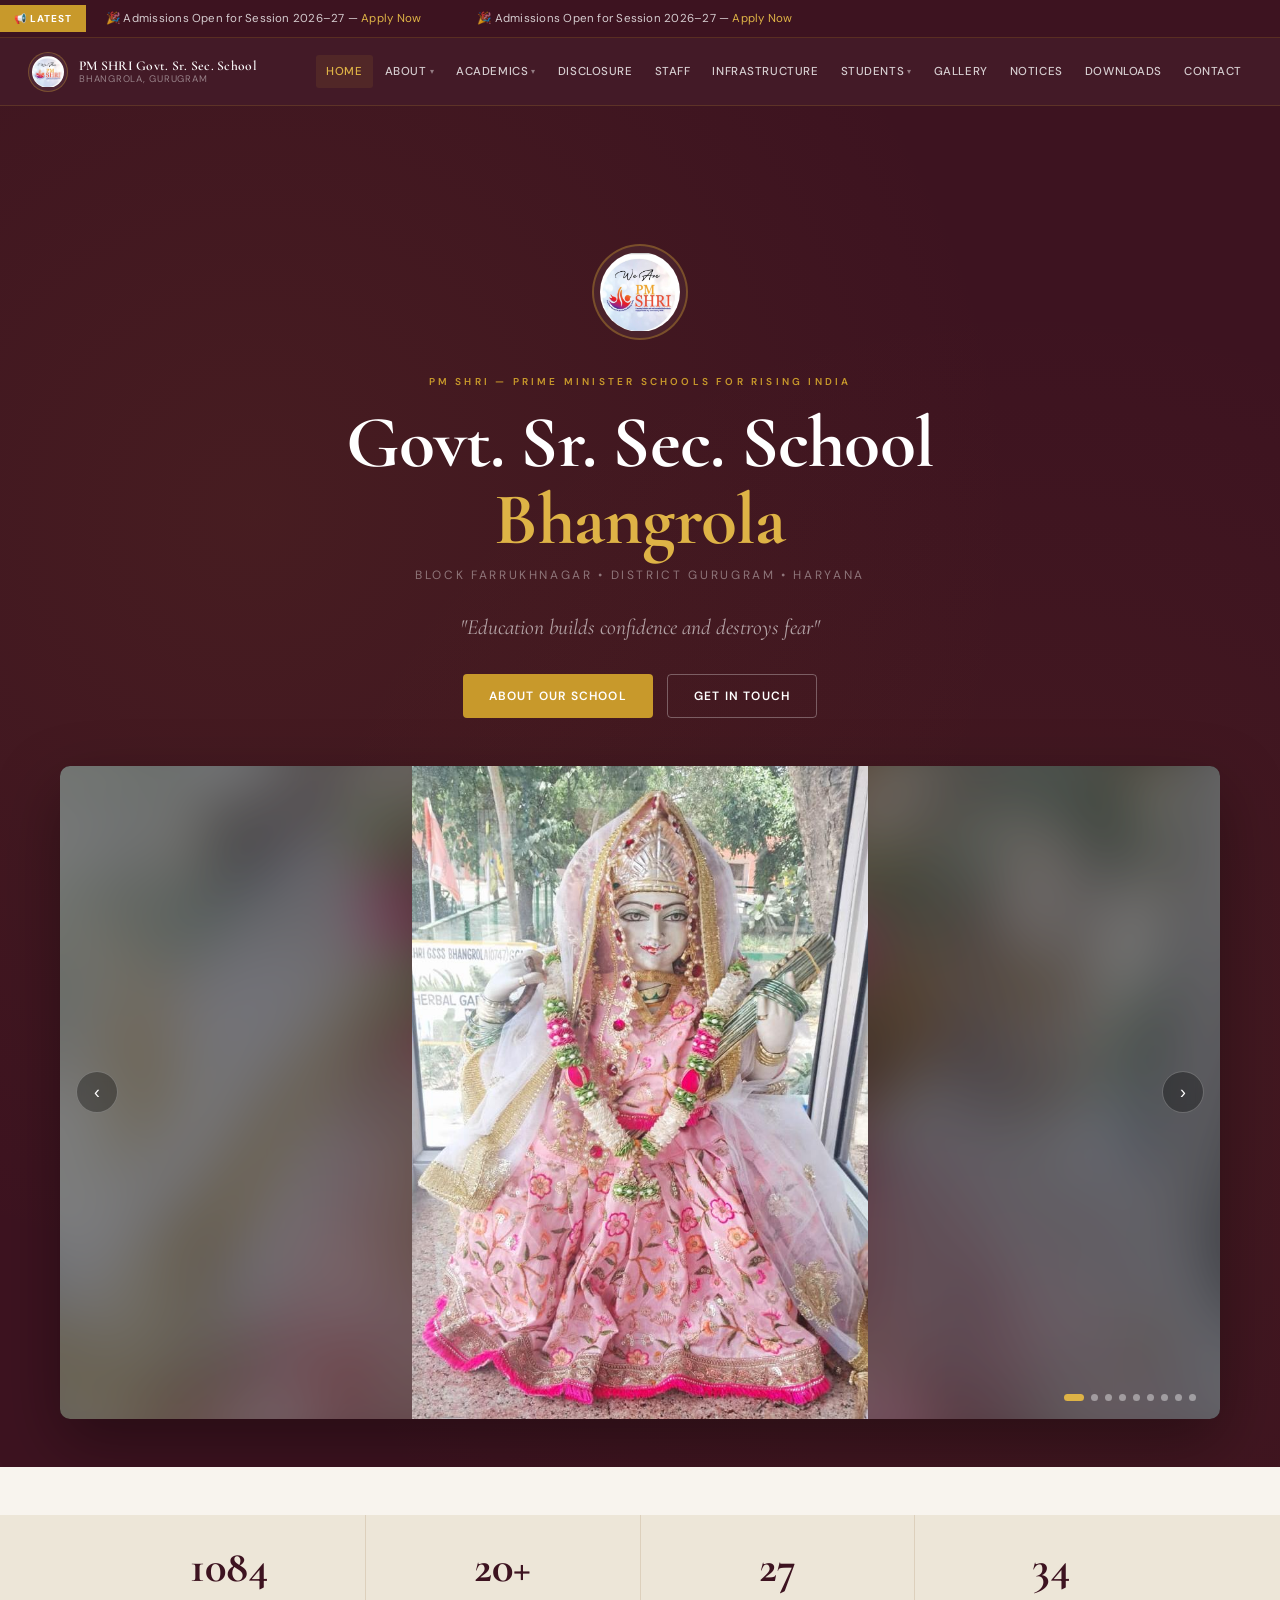
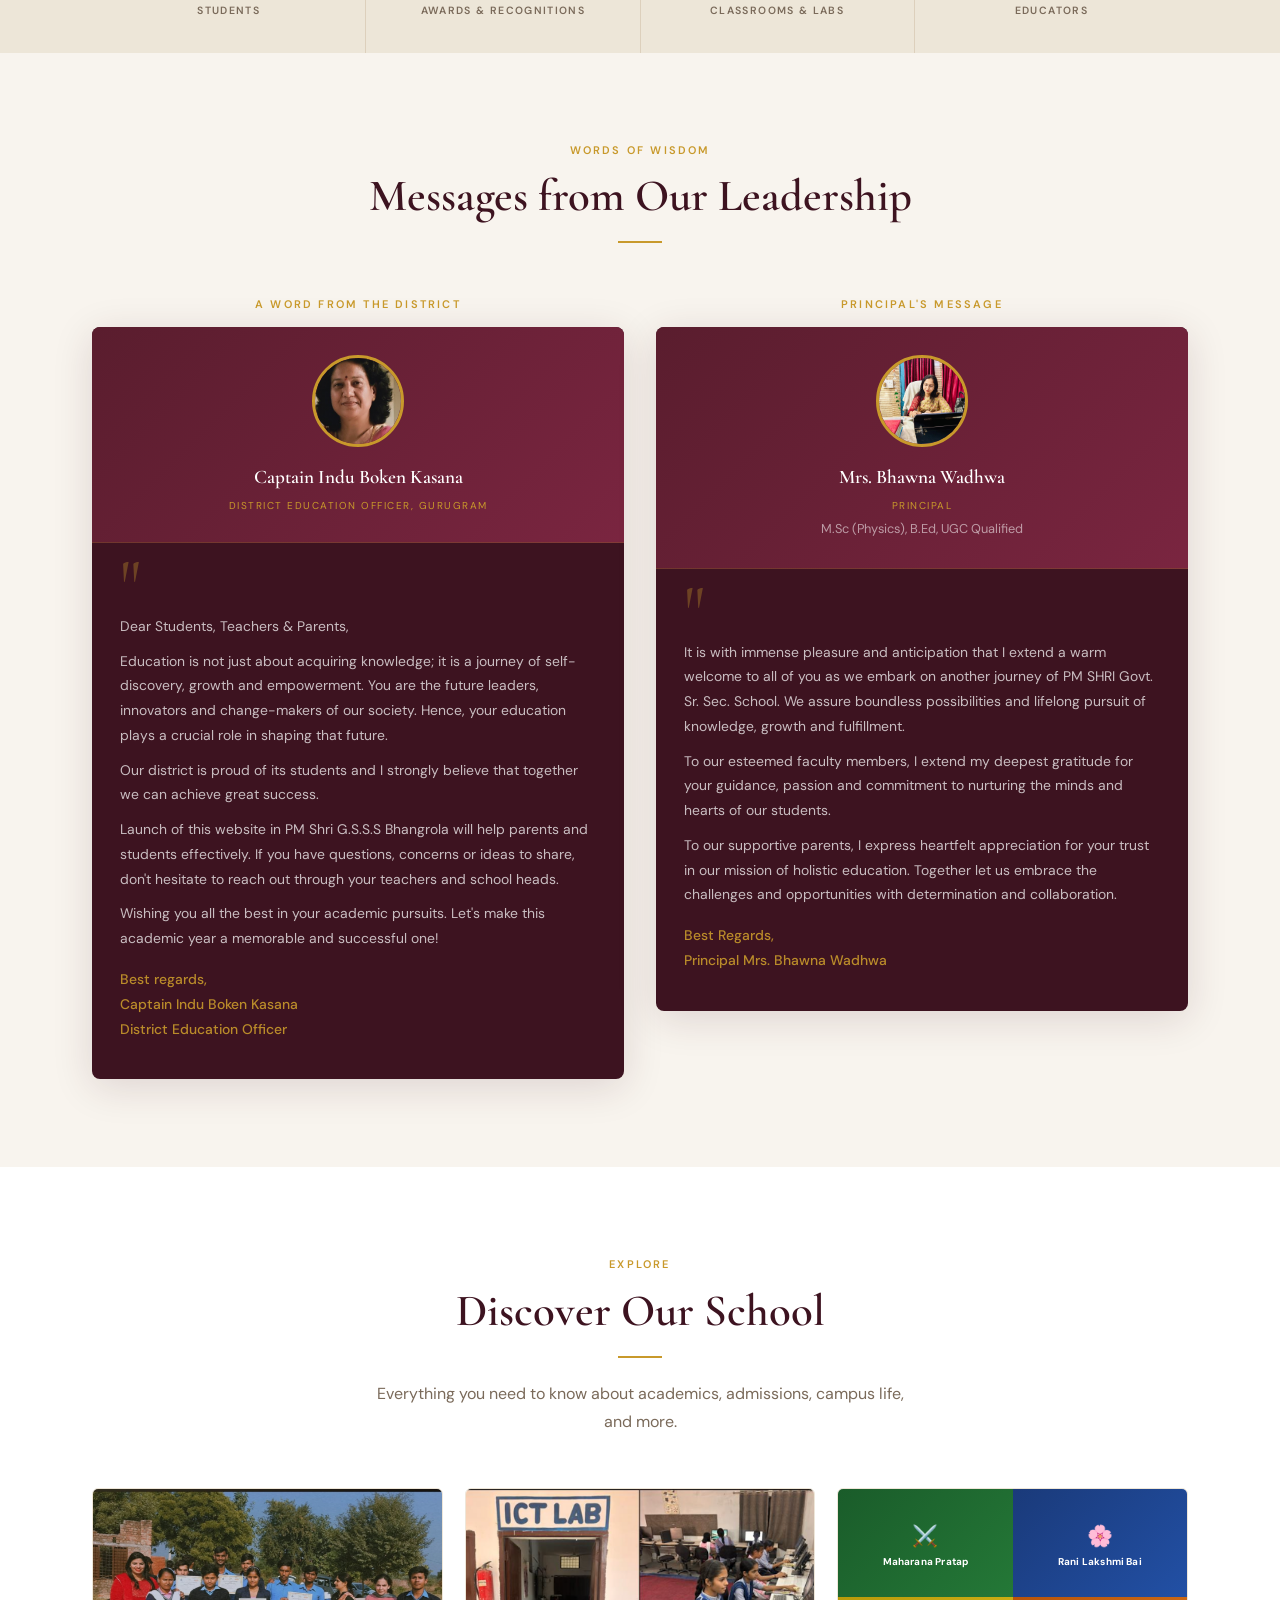
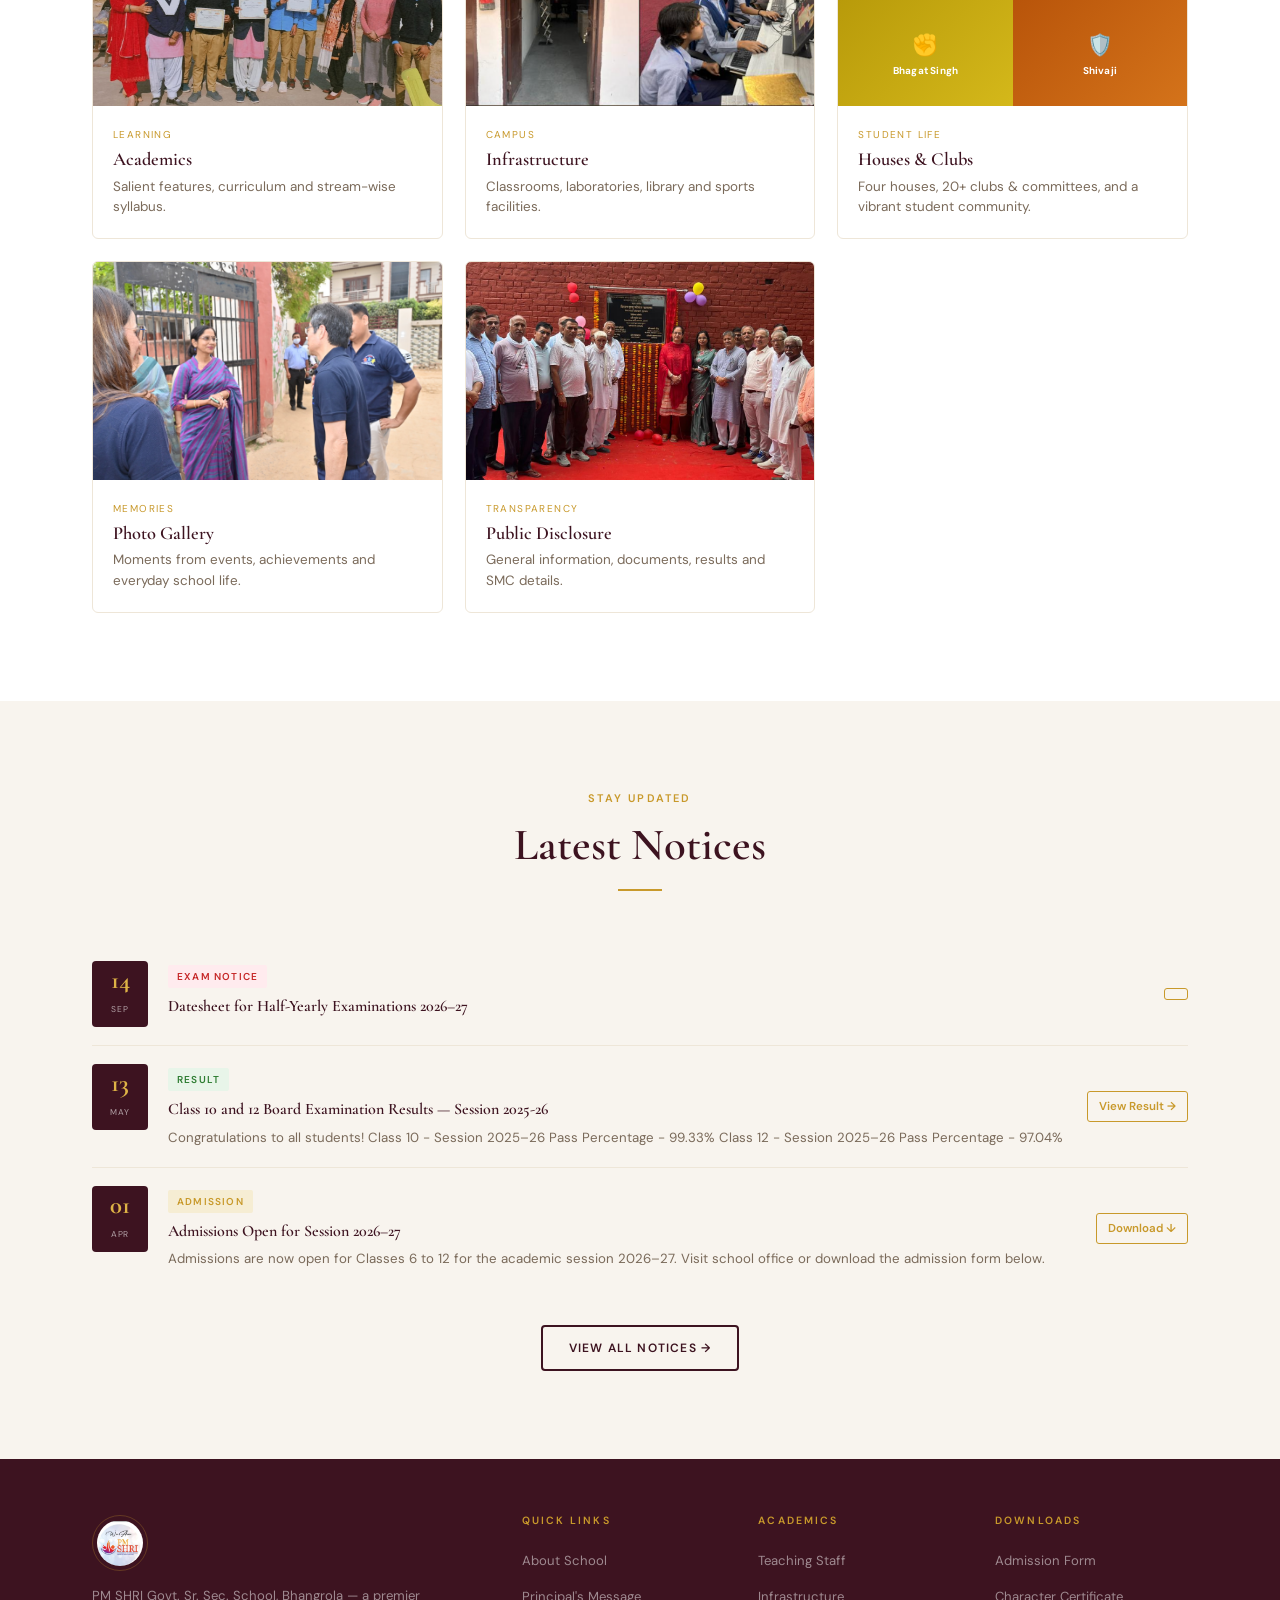
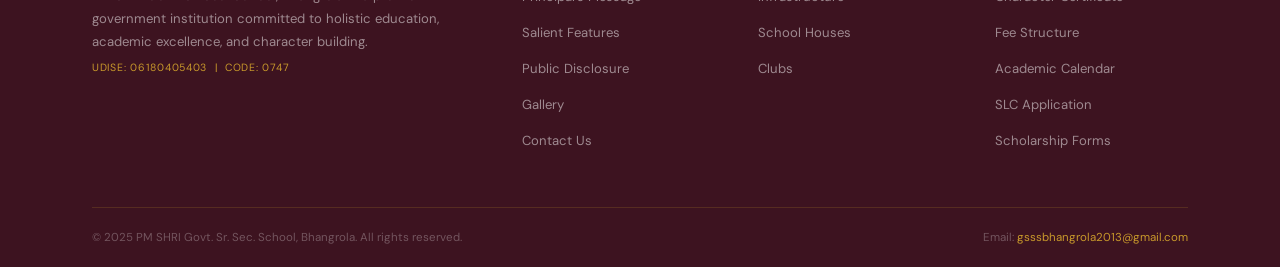
<file: index.html>
<!DOCTYPE html>
<html lang="en">
<head>
<meta charset="UTF-8">
<meta name="viewport" content="width=device-width, initial-scale=1.0">
<title>PM SHRI Govt. Sr. Sec. School, Bhangrola — Gurugram, Haryana</title>
<meta name="description" content="PM SHRI Government Senior Secondary School, Bhangrola, Block Farrukhnagar, District Gurugram. Empowering 1084+ students with quality education, values, and skills.">
<link rel="preconnect" href="https://fonts.googleapis.com">
<link rel="preconnect" href="https://fonts.gstatic.com" crossorigin>
<link href="https://fonts.googleapis.com/css2?family=Cormorant+Garamond:ital,wght@0,400;0,500;0,600;0,700;1,400;1,600&family=DM+Sans:opsz,wght@9..40,300;9..40,400;9..40,500;9..40,600&display=swap" rel="stylesheet">
<link rel="stylesheet" href="css/style.css">
</head>
<body class="has-ticker">

<div class="ticker-wrap">
  <div class="ticker-inner">
    <div class="ticker-label">📢 Latest</div>
    <div class="ticker-track">
      <span class="ticker-item">📋 Datesheet for Half-Yearly Examinations 2025–26 — <a href="downloads.html">Download</a></span>
      <span class="ticker-item">🎉 Admissions Open for Session 2025–26 — <a href="downloads.html">Apply Now</a></span>
      <span class="ticker-item">🏆 Class 12 Board Results — Maximum Scored 100% in All Streams!</span>
      <span class="ticker-item">🌿 Annual Plantation Drive — July 2025</span>
      <span class="ticker-item">📋 Datesheet for Half-Yearly Examinations 2025–26 — <a href="downloads.html">Download</a></span>
      <span class="ticker-item">🎉 Admissions Open for Session 2025–26 — <a href="downloads.html">Apply Now</a></span>
      <span class="ticker-item">🏆 Class 12 Board Results — Maximum Scored 100% in All Streams!</span>
      <span class="ticker-item">🌿 Annual Plantation Drive — July 2025</span>
    </div>
  </div>
</div>

<nav id="nav">
  <div class="nav-inner">
    <a href="index.html" class="nav-brand">
      <img src="assets/logo2.jpg" alt="School Logo">
      <div class="nav-brand-txt">
        <span class="nm">PM SHRI Govt. Sr. Sec. School</span>
        <span class="sb">Bhangrola, Gurugram</span>
      </div>
    </a>
    <ul class="nav-links">
      <li><a href="index.html">Home</a></li>
      <li>
        <a href="about.html">About <span class="ch">▾</span></a>
        <div class="drop">
          <a href="about.html">About the School</a>
          <a href="index.html#principal">Principal's Message</a>
        </div>
      </li>
      <li>
        <a href="academics.html">Academics <span class="ch">▾</span></a>
        <div class="drop">
          <a href="academics.html">Salient Features</a>
          <a href="academics.html#syllabus">Curriculum &amp; Syllabus</a>
        </div>
      </li>
      <li><a href="disclosure.html">Disclosure</a></li>
      <li><a href="staff.html">Staff</a></li>
      <li><a href="infrastructure.html">Infrastructure</a></li>
      <li>
        <a href="students.html">Students <span class="ch">▾</span></a>
        <div class="drop">
          <a href="students.html">School Houses</a>
          <a href="students.html#clubs">Clubs &amp; Activities</a>
          <a href="students.html#enroll">Enrollment</a>
          <a href="students.html#slc">SLC Tracking</a>
        </div>
      </li>
      <li><a href="gallery.html">Gallery</a></li>
      <li><a href="notices.html">Notices</a></li>
      <li><a href="downloads.html">Downloads</a></li>
      <li><a href="contact.html">Contact</a></li>
    </ul>
    <button class="hbg" id="hbg" aria-label="Menu"><span></span><span></span><span></span></button>
  </div>
</nav>

<nav class="mob-nav" id="mob-nav">
  <a href="index.html">Home</a>
  <span class="mob-cat">About</span>
  <a href="about.html">About the School</a>
  <a href="index.html#principal">Principal's Message</a>
  <span class="mob-cat">Academics</span>
  <a href="academics.html">Salient Features</a>
  <a href="academics.html#syllabus">Curriculum &amp; Syllabus</a>
  <span class="mob-cat">Public Disclosure</span>
  <a href="disclosure.html">Disclosure Information</a>
  <span class="mob-cat">Campus &amp; People</span>
  <a href="staff.html">Staff</a>
  <a href="infrastructure.html">Infrastructure</a>
  <span class="mob-cat">Students</span>
  <a href="students.html">School Houses</a>
  <a href="students.html#clubs">Clubs</a>
  <a href="students.html#enroll">Enrollment</a>
  <a href="students.html#slc">SLC Tracking</a>
  <span class="mob-cat">Media &amp; Info</span>
  <a href="gallery.html">Gallery</a>
  <a href="notices.html">Notices</a>
  <a href="downloads.html">Downloads</a>
  <a href="contact.html">Contact</a>
</nav>

<main class="no-pad">

<!-- HERO -->
<section id="hero">
  <div class="hero-c">
    <img src="assets/logo2.jpg" alt="PM SHRI School Emblem" class="hero-logo">
    <span class="hero-kicker">PM SHRI — Prime Minister Schools for Rising India</span>
    <h1 class="hero-h1">Govt. Sr. Sec. School<br><span>Bhangrola</span></h1>
    <p class="hero-loc">Block Farrukhnagar &bull; District Gurugram &bull; Haryana</p>
    <p class="hero-quote">"Education builds confidence and destroys fear"</p>
    <div class="hero-cta">
      <a href="about.html" class="btn btn-gold">About Our School</a>
      <a href="contact.html" class="btn btn-wht">Get in Touch</a>
    </div>
  </div>

  <div class="carousel" id="carousel">
    <div class="carousel-track" id="car-track"></div>
    <button class="carousel-arrow prev" id="car-prev" aria-label="Previous slide">‹</button>
    <button class="carousel-arrow next" id="car-next" aria-label="Next slide">›</button>
    <div class="carousel-dots" id="car-dots"></div>
  </div>
  <div style="height:48px"></div>
</section>

<!-- STAT STRIP -->
<div class="hero-bottom-strip">
  <div class="container">
    <div class="stat-strip rv">
      <div class="stat-item"><span class="stat-n" data-count="1084">1084</span><span class="stat-l">Students</span></div>
      <div class="stat-item"><span class="stat-n" data-count="20">20+</span><span class="stat-l">Awards &amp; Recognitions</span></div>
      <div class="stat-item"><span class="stat-n" data-count="27">27</span><span class="stat-l">Classrooms &amp; Labs</span></div>
      <div class="stat-item"><span class="stat-n" data-count="34">34</span><span class="stat-l">Educators</span></div>
    </div>
  </div>
</div>

<!-- LEADERSHIP MESSAGES -->
<section class="section">
  <div class="container">
    <div class="s-head c rv">
      <span class="s-label">Words of Wisdom</span>
      <h2 class="s-title">Messages from Our Leadership</h2>
      <div class="divider c"></div>
    </div>
    <div class="leader-grid">
      <div class="rv">
        <span class="leader-label">A Word From the District</span>
        <div class="pc">
          <div class="pc-top">
            <img src="assets/deo.png" alt="Captain Indu Boken Kasana, District Education Officer" class="pc-photo">
            <div class="pc-name">Captain Indu Boken Kasana</div>
            <div class="pc-role">District Education Officer, Gurugram</div>
          </div>
          <div class="pc-body">
            <span class="qm">"</span>
            <p>Dear Students, Teachers &amp; Parents,</p>
            <p>Education is not just about acquiring knowledge; it is a journey of self-discovery, growth and empowerment. You are the future leaders, innovators and change-makers of our society. Hence, your education plays a crucial role in shaping that future.</p>
            <p>Our district is proud of its students and I strongly believe that together we can achieve great success.</p>
            <p>Launch of this website in PM Shri G.S.S.S Bhangrola will help parents and students effectively. If you have questions, concerns or ideas to share, don't hesitate to reach out through your teachers and school heads.</p>
            <p>Wishing you all the best in your academic pursuits. Let's make this academic year a memorable and successful one!</p>
            <p style="color:rgba(200,153,43,.9);font-weight:500;margin-top:16px">Best regards,<br>Captain Indu Boken Kasana<br>District Education Officer</p>
          </div>
        </div>
      </div>
      <div class="rv" id="principal">
        <span class="leader-label">Principal's Message</span>
        <div class="pc">
          <div class="pc-top">
            <img src="assets/principal.jpg" alt="Principal Mrs Bhawna Wadhwa" class="pc-photo">
            <div class="pc-name">Mrs. Bhawna Wadhwa</div>
            <div class="pc-role">Principal</div>
            <div class="pc-qual">M.Sc (Physics), B.Ed, UGC Qualified</div>
          </div>
          <div class="pc-body">
            <span class="qm">"</span>
            <p>It is with immense pleasure and anticipation that I extend a warm welcome to all of you as we embark on another journey of PM SHRI Govt. Sr. Sec. School. We assure boundless possibilities and lifelong pursuit of knowledge, growth and fulfillment.</p>
            <p>To our esteemed faculty members, I extend my deepest gratitude for your guidance, passion and commitment to nurturing the minds and hearts of our students.</p>
            <p>To our supportive parents, I express heartfelt appreciation for your trust in our mission of holistic education. Together let us embrace the challenges and opportunities with determination and collaboration.</p>
            <p style="color:rgba(200,153,43,.9);font-weight:500;margin-top:16px">Best Regards,<br>Principal Mrs. Bhawna Wadhwa</p>
          </div>
        </div>
      </div>
    </div>
  </div>
</section>

<!-- EXPLORE -->
<section class="section alt">
  <div class="container">
    <div class="s-head c rv">
      <span class="s-label">Explore</span>
      <h2 class="s-title">Discover Our School</h2>
      <div class="divider c"></div>
      <p class="s-sub">Everything you need to know about academics, admissions, campus life, and more.</p>
    </div>
    <div class="explore-grid">
      <a href="academics.html" class="explore-card rv">
        <img src="assets/kidsachievements1.jpeg" alt="Academics">
        <div class="explore-card-body"><span>Learning</span><h3>Academics</h3><p>Salient features, curriculum and stream-wise syllabus.</p></div>
      </a>
      <a href="infrastructure.html" class="explore-card rv">
        <img src="assets/ICTNew.png" alt="Infrastructure">
        <div class="explore-card-body"><span>Campus</span><h3>Infrastructure</h3><p>Classrooms, laboratories, library and sports facilities.</p></div>
      </a>
      <a href="students.html" class="explore-card rv">
        <div class="explore-card-collage">
          <div class="h-pratap"><span class="ec-icon">⚔️</span><span class="ec-nm">Maharana Pratap</span></div>
          <div class="h-lakshmi"><span class="ec-icon">🌸</span><span class="ec-nm">Rani Lakshmi Bai</span></div>
          <div class="h-bhagat"><span class="ec-icon">✊</span><span class="ec-nm">Bhagat Singh</span></div>
          <div class="h-shivaji"><span class="ec-icon">🛡️</span><span class="ec-nm">Shivaji</span></div>
        </div>
        <div class="explore-card-body"><span>Student Life</span><h3>Houses &amp; Clubs</h3><p>Four houses, 20+ clubs &amp; committees, and a vibrant student community.</p></div>
      </a>
      <a href="gallery.html" class="explore-card rv">
        <img src="assets/recognition4.jpeg" alt="Gallery">
        <div class="explore-card-body"><span>Memories</span><h3>Photo Gallery</h3><p>Moments from events, achievements and everyday school life.</p></div>
      </a>
      <a href="disclosure.html" class="explore-card rv">
        <img src="assets/teachingstaff1.jpeg" alt="Public Disclosure">
        <div class="explore-card-body"><span>Transparency</span><h3>Public Disclosure</h3><p>General information, documents, results and SMC details.</p></div>
      </a>
    </div>
  </div>
</section>

<!-- LATEST NOTICES PREVIEW -->
<section class="section">
  <div class="container">
    <div class="s-head c rv">
      <span class="s-label">Stay Updated</span>
      <h2 class="s-title">Latest Notices</h2>
      <div class="divider c"></div>
    </div>
    <div class="notices-list rv" id="home-notices-grid" data-notices data-limit="3"></div>
    <div style="text-align:center;margin-top:36px" class="rv"><a href="notices.html" class="btn btn-out">View All Notices →</a></div>
  </div>
</section>

</main>

<footer id="footer">
  <div class="container">
    <div class="footer-grid">
      <div class="foot-brand">
        <img src="assets/logo2.jpg" alt="School Logo">
        <p>PM SHRI Govt. Sr. Sec. School, Bhangrola — a premier government institution committed to holistic education, academic excellence, and character building.</p>
        <div class="udise">UDISE: 06180405403 &nbsp;|&nbsp; Code: 0747</div>
      </div>
      <div class="foot-col">
        <h4>Quick Links</h4>
        <ul>
          <li><a href="about.html">About School</a></li>
          <li><a href="index.html#principal">Principal's Message</a></li>
          <li><a href="academics.html">Salient Features</a></li>
          <li><a href="disclosure.html">Public Disclosure</a></li>
          <li><a href="gallery.html">Gallery</a></li>
          <li><a href="contact.html">Contact Us</a></li>
        </ul>
      </div>
      <div class="foot-col">
        <h4>Academics</h4>
        <ul>
          <li><a href="staff.html">Teaching Staff</a></li>
          <li><a href="infrastructure.html">Infrastructure</a></li>
          <li><a href="students.html">School Houses</a></li>
          <li><a href="students.html#clubs">Clubs</a></li>
        </ul>
      </div>
      <div class="foot-col">
        <h4>Downloads</h4>
        <ul>
          <li><a href="assets/AdmissionForm.pdf" target="_blank">Admission Form</a></li>
          <li><a href="assets/CharacerCertificate.pdf" target="_blank">Character Certificate</a></li>
          <li><a href="downloads.html">Fee Structure</a></li>
          <li><a href="downloads.html">Academic Calendar</a></li>
          <li><a href="downloads.html">SLC Application</a></li>
          <li><a href="downloads.html">Scholarship Forms</a></li>
        </ul>
      </div>
    </div>
    <div class="foot-btm">
      <span>© 2025 PM SHRI Govt. Sr. Sec. School, Bhangrola. All rights reserved.</span>
      <span>Email: <a href="mailto:gsssbhangrola2013@gmail.com">gsssbhangrola2013@gmail.com</a></span>
    </div>
  </div>
</footer>

<button class="scroll-top" id="scroll-top" aria-label="Back to top">↑</button>
<script src="js/main.js"></script>
<script>
(function(){
  fetch('data/carousel.json').then(r=>r.json()).then(data=>{
    const track = document.getElementById('car-track');
    const dotsWrap = document.getElementById('car-dots');
    track.innerHTML = data.carousel.map(s=>{
      const hasCap = s.date||s.title;
      return `
      <div class="carousel-slide${hasCap?' has-cap':''}"><div class="carousel-bg" style="background-image:url('${s.src}')"></div><img src="${s.src}" alt="${s.alt}">${hasCap?`<div class="carousel-cap"><span class="cc-date">${s.date}</span><span class="cc-title">${s.title}</span></div>`:''}</div>`;
    }).join('');
    const slides = track.children;
    let idx = 0;
    [...slides].forEach((_,i)=>{
      const d = document.createElement('button');
      d.className = 'carousel-dot'+(i===0?' active':'');
      d.setAttribute('aria-label','Go to slide '+(i+1));
      d.addEventListener('click',()=>goTo(i));
      dotsWrap.appendChild(d);
    });
    function update(){
      track.style.transform=`translateX(-${idx*100}%)`;
      [...dotsWrap.children].forEach((d,i)=>d.classList.toggle('active',i===idx));
    }
    function goTo(i){ idx=(i+slides.length)%slides.length; update(); }
    document.getElementById('car-prev').addEventListener('click',()=>goTo(idx-1));
    document.getElementById('car-next').addEventListener('click',()=>goTo(idx+1));
    let timer=setInterval(()=>goTo(idx+1),4500);
    const carousel=document.getElementById('carousel');
    carousel.addEventListener('mouseenter',()=>clearInterval(timer));
    carousel.addEventListener('mouseleave',()=>{timer=setInterval(()=>goTo(idx+1),4500);});
  });
})();
</script>
</body>
</html>
</file>
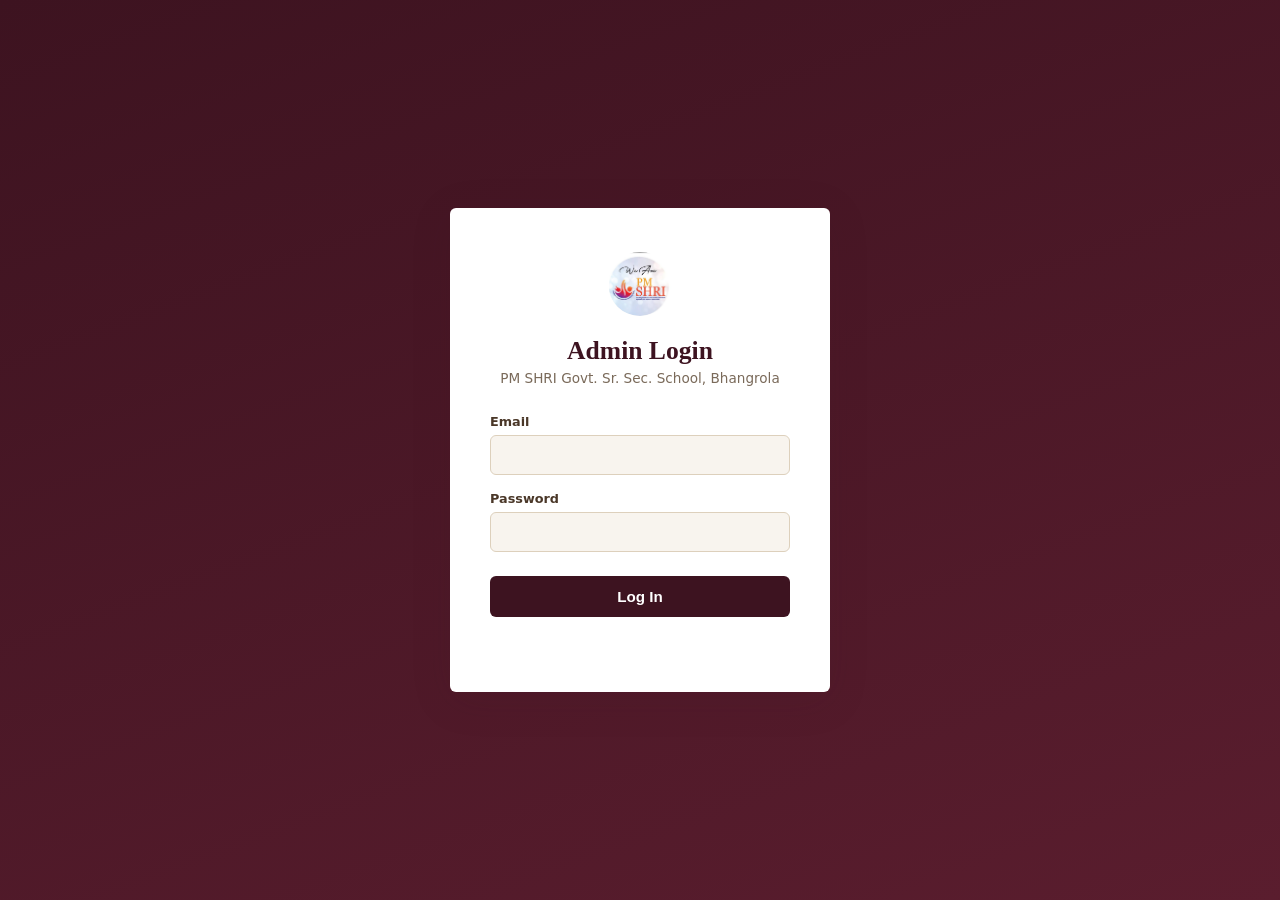
<file: admin/index.html>
<!doctype html>
<html lang="en">
<head>
<meta charset="UTF-8">
<meta name="viewport" content="width=device-width, initial-scale=1.0">
<meta name="robots" content="noindex, nofollow">
<title>Admin Login — PM SHRI Govt. Sr. Sec. School, Bhangrola</title>
<link rel="stylesheet" href="/admin/admin.css">
</head>
<body class="login-page">
  <div class="login-card">
    <img src="/assets/logo2.jpg" alt="School Logo" class="login-logo">
    <h1>Admin Login</h1>
    <p class="login-sub">PM SHRI Govt. Sr. Sec. School, Bhangrola</p>
    <form id="login-form">
      <label>Email<input type="email" id="email" required autocomplete="username"></label>
      <label>Password<input type="password" id="password" required autocomplete="current-password"></label>
      <button type="submit">Log In</button>
      <p class="login-err" id="login-err"></p>
    </form>
  </div>
  <script>
    document.getElementById('login-form').addEventListener('submit', async (e) => {
      e.preventDefault();
      const email = document.getElementById('email').value.trim();
      const password = document.getElementById('password').value;
      const errEl = document.getElementById('login-err');
      errEl.textContent = '';
      try {
        const res = await fetch('/api/login', {
          method: 'POST',
          headers: { 'Content-Type': 'application/json' },
          body: JSON.stringify({ email, password }),
        });
        if (res.ok) {
          window.location.href = '/admin/dashboard.html';
        } else {
          const data = await res.json().catch(() => ({}));
          errEl.textContent = data.error || 'Login failed. Please try again.';
        }
      } catch {
        errEl.textContent = 'Could not reach the server. Please try again.';
      }
    });
  </script>
</body>
</html>
</file>
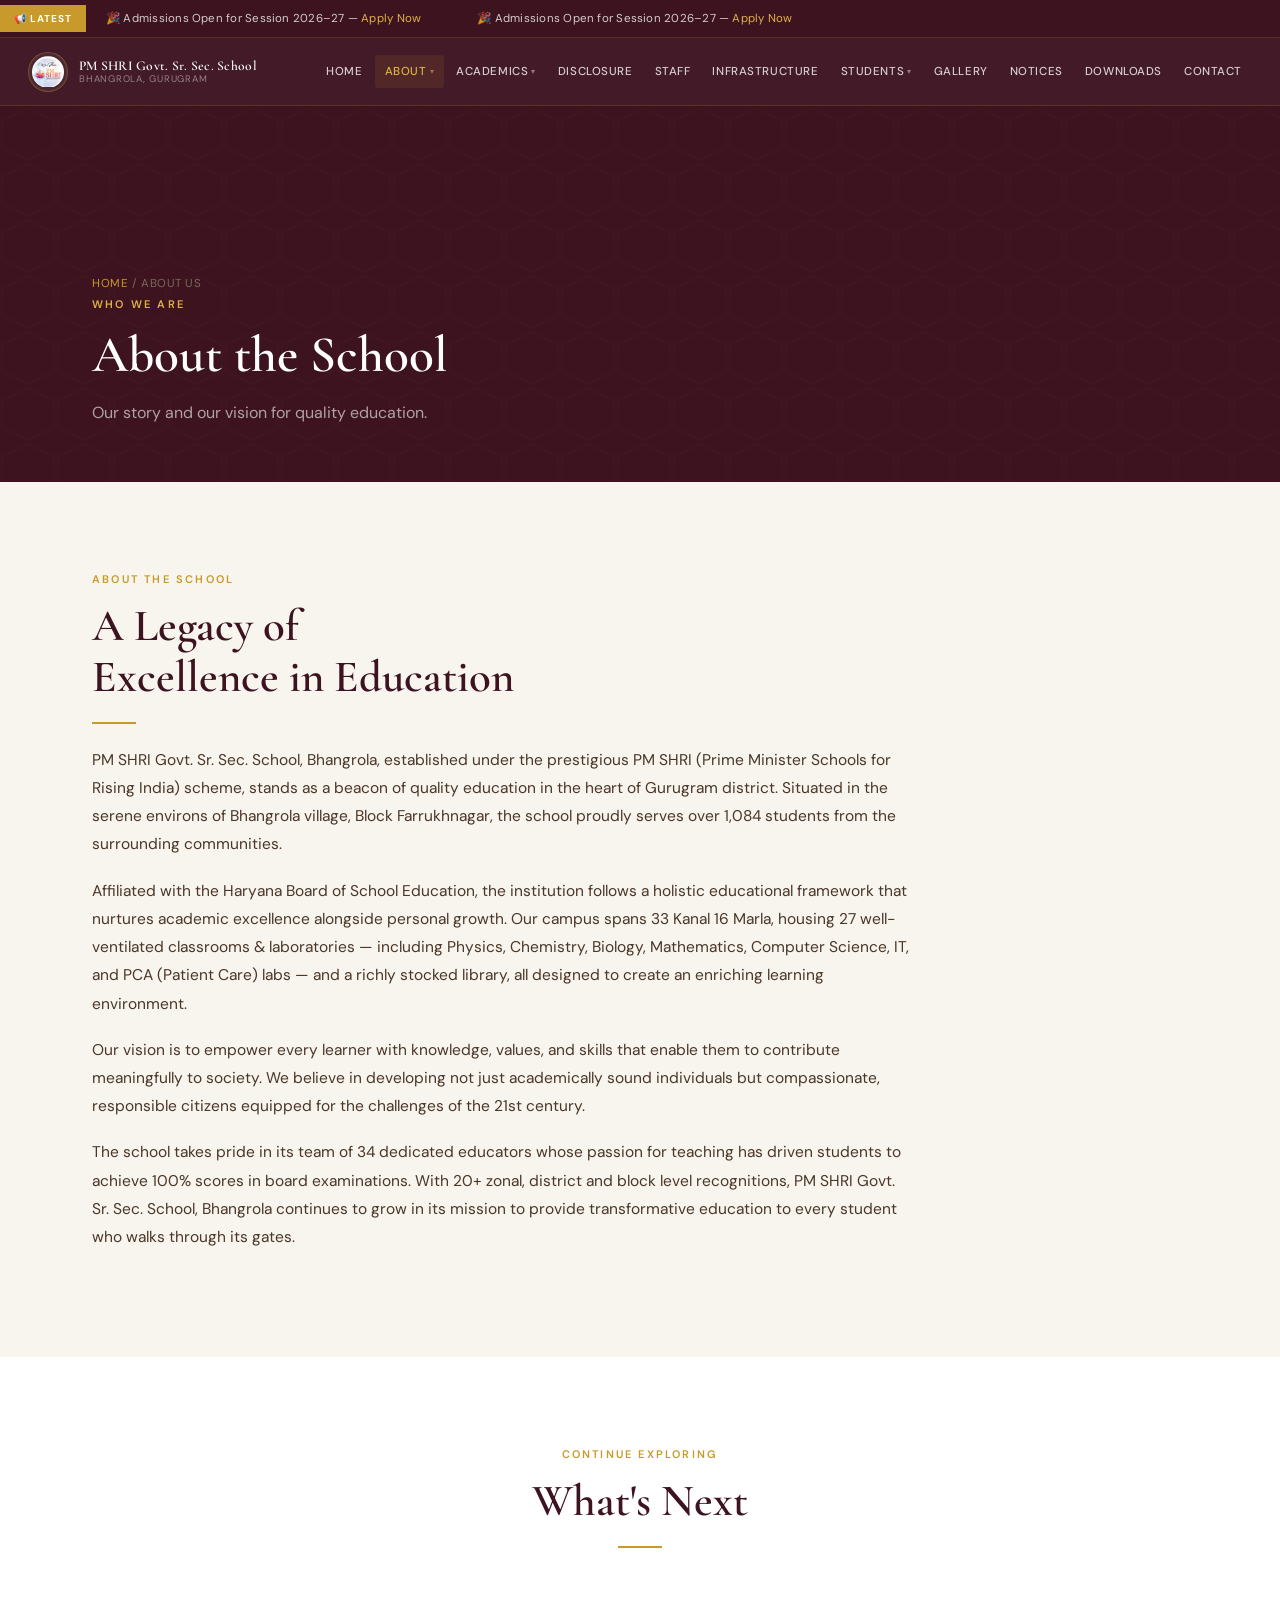
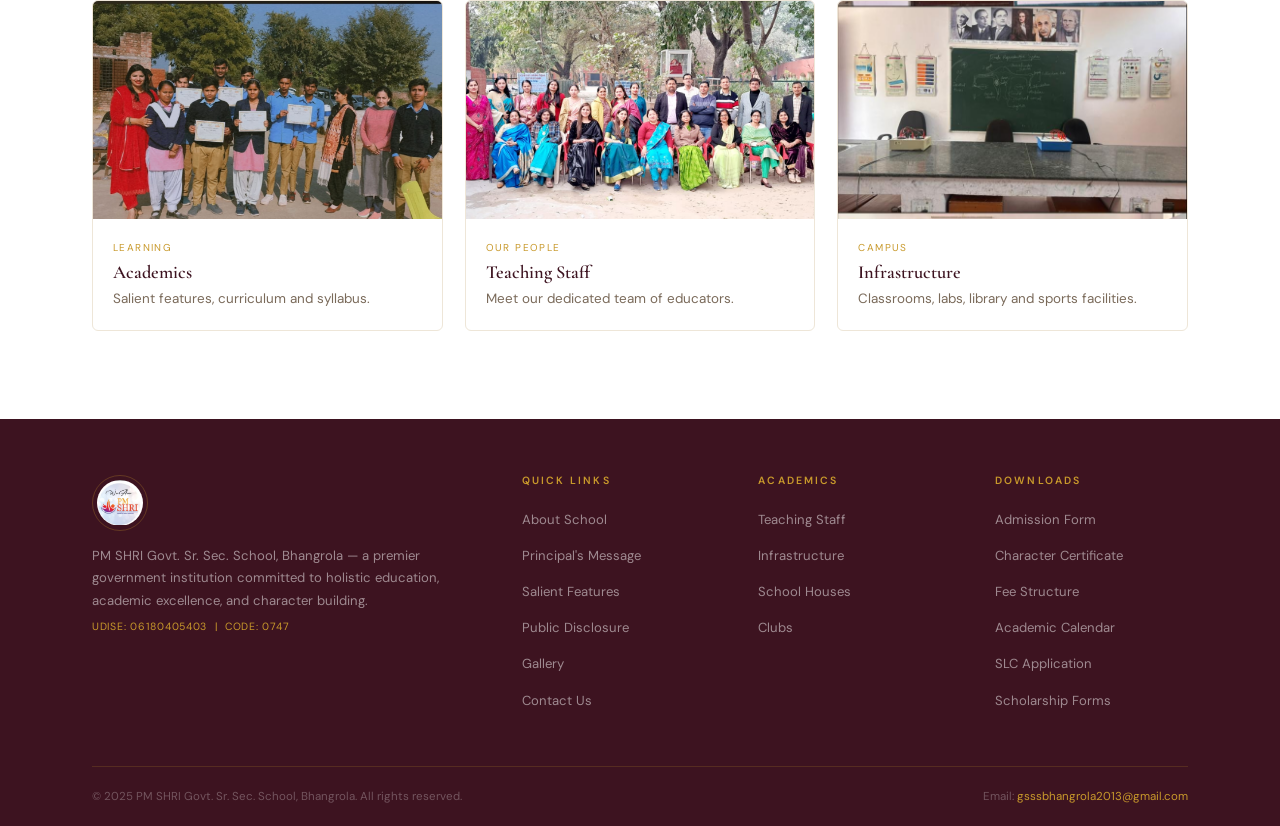
<file: about.html>
<!DOCTYPE html>
<html lang="en">
<head>
<meta charset="UTF-8">
<meta name="viewport" content="width=device-width, initial-scale=1.0">
<title>About Us — PM SHRI Govt. Sr. Sec. School, Bhangrola</title>
<meta name="description" content="About PM SHRI Govt. Sr. Sec. School, Bhangrola — our story, vision, and a message from the Principal's desk.">
<link rel="preconnect" href="https://fonts.googleapis.com">
<link rel="preconnect" href="https://fonts.gstatic.com" crossorigin>
<link href="https://fonts.googleapis.com/css2?family=Cormorant+Garamond:ital,wght@0,400;0,500;0,600;0,700;1,400;1,600&family=DM+Sans:opsz,wght@9..40,300;9..40,400;9..40,500;9..40,600&display=swap" rel="stylesheet">
<link rel="stylesheet" href="css/style.css">
</head>
<body class="has-ticker">

<div class="ticker-wrap">
  <div class="ticker-inner">
    <div class="ticker-label">📢 Latest</div>
    <div class="ticker-track">
      <span class="ticker-item">📋 Datesheet for Half-Yearly Examinations 2025–26 — <a href="downloads.html">Download</a></span>
      <span class="ticker-item">🎉 Admissions Open for Session 2025–26 — <a href="downloads.html">Apply Now</a></span>
      <span class="ticker-item">🏆 Class 12 Board Results — Maximum Scored 100% in All Streams!</span>
      <span class="ticker-item">🌿 Annual Plantation Drive — July 2025</span>
      <span class="ticker-item">📋 Datesheet for Half-Yearly Examinations 2025–26 — <a href="downloads.html">Download</a></span>
      <span class="ticker-item">🎉 Admissions Open for Session 2025–26 — <a href="downloads.html">Apply Now</a></span>
      <span class="ticker-item">🏆 Class 12 Board Results — Maximum Scored 100% in All Streams!</span>
      <span class="ticker-item">🌿 Annual Plantation Drive — July 2025</span>
    </div>
  </div>
</div>

<nav id="nav">
  <div class="nav-inner">
    <a href="index.html" class="nav-brand">
      <img src="assets/logo2.jpg" alt="School Logo">
      <div class="nav-brand-txt"><span class="nm">PM SHRI Govt. Sr. Sec. School</span><span class="sb">Bhangrola, Gurugram</span></div>
    </a>
    <ul class="nav-links">
      <li><a href="index.html">Home</a></li>
      <li><a href="about.html">About <span class="ch">▾</span></a>
        <div class="drop"><a href="about.html">About the School</a><a href="index.html#principal">Principal's Message</a></div>
      </li>
      <li><a href="academics.html">Academics <span class="ch">▾</span></a>
        <div class="drop"><a href="academics.html">Salient Features</a><a href="academics.html#syllabus">Curriculum &amp; Syllabus</a></div>
      </li>
      <li><a href="disclosure.html">Disclosure</a></li>
      <li><a href="staff.html">Staff</a></li>
      <li><a href="infrastructure.html">Infrastructure</a></li>
      <li><a href="students.html">Students <span class="ch">▾</span></a>
        <div class="drop"><a href="students.html">School Houses</a><a href="students.html#clubs">Clubs &amp; Activities</a><a href="students.html#enroll">Enrollment</a><a href="students.html#slc">SLC Tracking</a></div>
      </li>
      <li><a href="gallery.html">Gallery</a></li>
      <li><a href="notices.html">Notices</a></li>
      <li><a href="downloads.html">Downloads</a></li>
      <li><a href="contact.html">Contact</a></li>
    </ul>
    <button class="hbg" id="hbg" aria-label="Menu"><span></span><span></span><span></span></button>
  </div>
</nav>

<nav class="mob-nav" id="mob-nav">
  <a href="index.html">Home</a>
  <span class="mob-cat">About</span>
  <a href="about.html">About the School</a><a href="index.html#principal">Principal's Message</a>
  <span class="mob-cat">Academics</span>
  <a href="academics.html">Salient Features</a><a href="academics.html#syllabus">Curriculum &amp; Syllabus</a>
  <span class="mob-cat">Public Disclosure</span>
  <a href="disclosure.html">Disclosure Information</a>
  <span class="mob-cat">Campus &amp; People</span>
  <a href="staff.html">Staff</a><a href="infrastructure.html">Infrastructure</a>
  <span class="mob-cat">Students</span>
  <a href="students.html">School Houses</a><a href="students.html#clubs">Clubs</a><a href="students.html#enroll">Enrollment</a><a href="students.html#slc">SLC Tracking</a>
  <span class="mob-cat">Media &amp; Info</span>
  <a href="gallery.html">Gallery</a><a href="notices.html">Notices</a><a href="downloads.html">Downloads</a><a href="contact.html">Contact</a>
</nav>

<main>
<div class="page-hero">
  <div class="container">
    <span class="breadcrumb"><a href="index.html">Home</a> / About Us</span>
    <span class="s-label">Who We Are</span>
    <h1>About the School</h1>
    <p>Our story and our vision for quality education.</p>
  </div>
</div>

<section class="section">
  <div class="container">
    <div class="rv" style="max-width:820px">
      <span class="s-label">About the School</span>
      <h2 class="s-title">A Legacy of<br>Excellence in Education</h2>
      <div class="divider"></div>
      <div class="about-text">
        <p>PM SHRI Govt. Sr. Sec. School, Bhangrola, established under the prestigious PM SHRI (Prime Minister Schools for Rising India) scheme, stands as a beacon of quality education in the heart of Gurugram district. Situated in the serene environs of Bhangrola village, Block Farrukhnagar, the school proudly serves over 1,084 students from the surrounding communities.</p>
        <p>Affiliated with the Haryana Board of School Education, the institution follows a holistic educational framework that nurtures academic excellence alongside personal growth. Our campus spans 33 Kanal 16 Marla, housing 27 well-ventilated classrooms &amp; laboratories — including Physics, Chemistry, Biology, Mathematics, Computer Science, IT, and PCA (Patient Care) labs — and a richly stocked library, all designed to create an enriching learning environment.</p>
        <p>Our vision is to empower every learner with knowledge, values, and skills that enable them to contribute meaningfully to society. We believe in developing not just academically sound individuals but compassionate, responsible citizens equipped for the challenges of the 21st century.</p>
        <p>The school takes pride in its team of 34 dedicated educators whose passion for teaching has driven students to achieve 100% scores in board examinations. With 20+ zonal, district and block level recognitions, PM SHRI Govt. Sr. Sec. School, Bhangrola continues to grow in its mission to provide transformative education to every student who walks through its gates.</p>
      </div>
    </div>
  </div>
</section>

<section class="section alt">
  <div class="container">
    <div class="s-head c rv">
      <span class="s-label">Continue Exploring</span>
      <h2 class="s-title">What's Next</h2>
      <div class="divider c"></div>
    </div>
    <div class="explore-grid">
      <a href="academics.html" class="explore-card rv"><img src="assets/kidsachievements1.jpeg" alt="Academics"><div class="explore-card-body"><span>Learning</span><h3>Academics</h3><p>Salient features, curriculum and syllabus.</p></div></a>
      <a href="staff.html" class="explore-card rv"><img src="assets/teacherdepartment.jpeg" alt="Staff"><div class="explore-card-body"><span>Our People</span><h3>Teaching Staff</h3><p>Meet our dedicated team of educators.</p></div></a>
      <a href="infrastructure.html" class="explore-card rv"><img src="assets/PhysicsLab.jpeg" alt="Infrastructure"><div class="explore-card-body"><span>Campus</span><h3>Infrastructure</h3><p>Classrooms, labs, library and sports facilities.</p></div></a>
    </div>
  </div>
</section>
</main>

<footer id="footer">
  <div class="container">
    <div class="footer-grid">
      <div class="foot-brand">
        <img src="assets/logo2.jpg" alt="School Logo">
        <p>PM SHRI Govt. Sr. Sec. School, Bhangrola — a premier government institution committed to holistic education, academic excellence, and character building.</p>
        <div class="udise">UDISE: 06180405403 &nbsp;|&nbsp; Code: 0747</div>
      </div>
      <div class="foot-col"><h4>Quick Links</h4><ul>
        <li><a href="about.html">About School</a></li><li><a href="index.html#principal">Principal's Message</a></li>
        <li><a href="academics.html">Salient Features</a></li><li><a href="disclosure.html">Public Disclosure</a></li>
        <li><a href="gallery.html">Gallery</a></li><li><a href="contact.html">Contact Us</a></li>
      </ul></div>
      <div class="foot-col"><h4>Academics</h4><ul>
        <li><a href="staff.html">Teaching Staff</a></li><li><a href="infrastructure.html">Infrastructure</a></li>
        <li><a href="students.html">School Houses</a></li><li><a href="students.html#clubs">Clubs</a></li>
      </ul></div>
      <div class="foot-col"><h4>Downloads</h4><ul>
        <li><a href="assets/AdmissionForm.pdf" target="_blank">Admission Form</a></li>
        <li><a href="assets/CharacerCertificate.pdf" target="_blank">Character Certificate</a></li>
        <li><a href="downloads.html">Fee Structure</a></li><li><a href="downloads.html">Academic Calendar</a></li>
        <li><a href="downloads.html">SLC Application</a></li><li><a href="downloads.html">Scholarship Forms</a></li>
      </ul></div>
    </div>
    <div class="foot-btm">
      <span>© 2025 PM SHRI Govt. Sr. Sec. School, Bhangrola. All rights reserved.</span>
      <span>Email: <a href="mailto:gsssbhangrola2013@gmail.com">gsssbhangrola2013@gmail.com</a></span>
    </div>
  </div>
</footer>

<button class="scroll-top" id="scroll-top" aria-label="Back to top">↑</button>
<script src="js/main.js"></script>
</body>
</html>
</file>
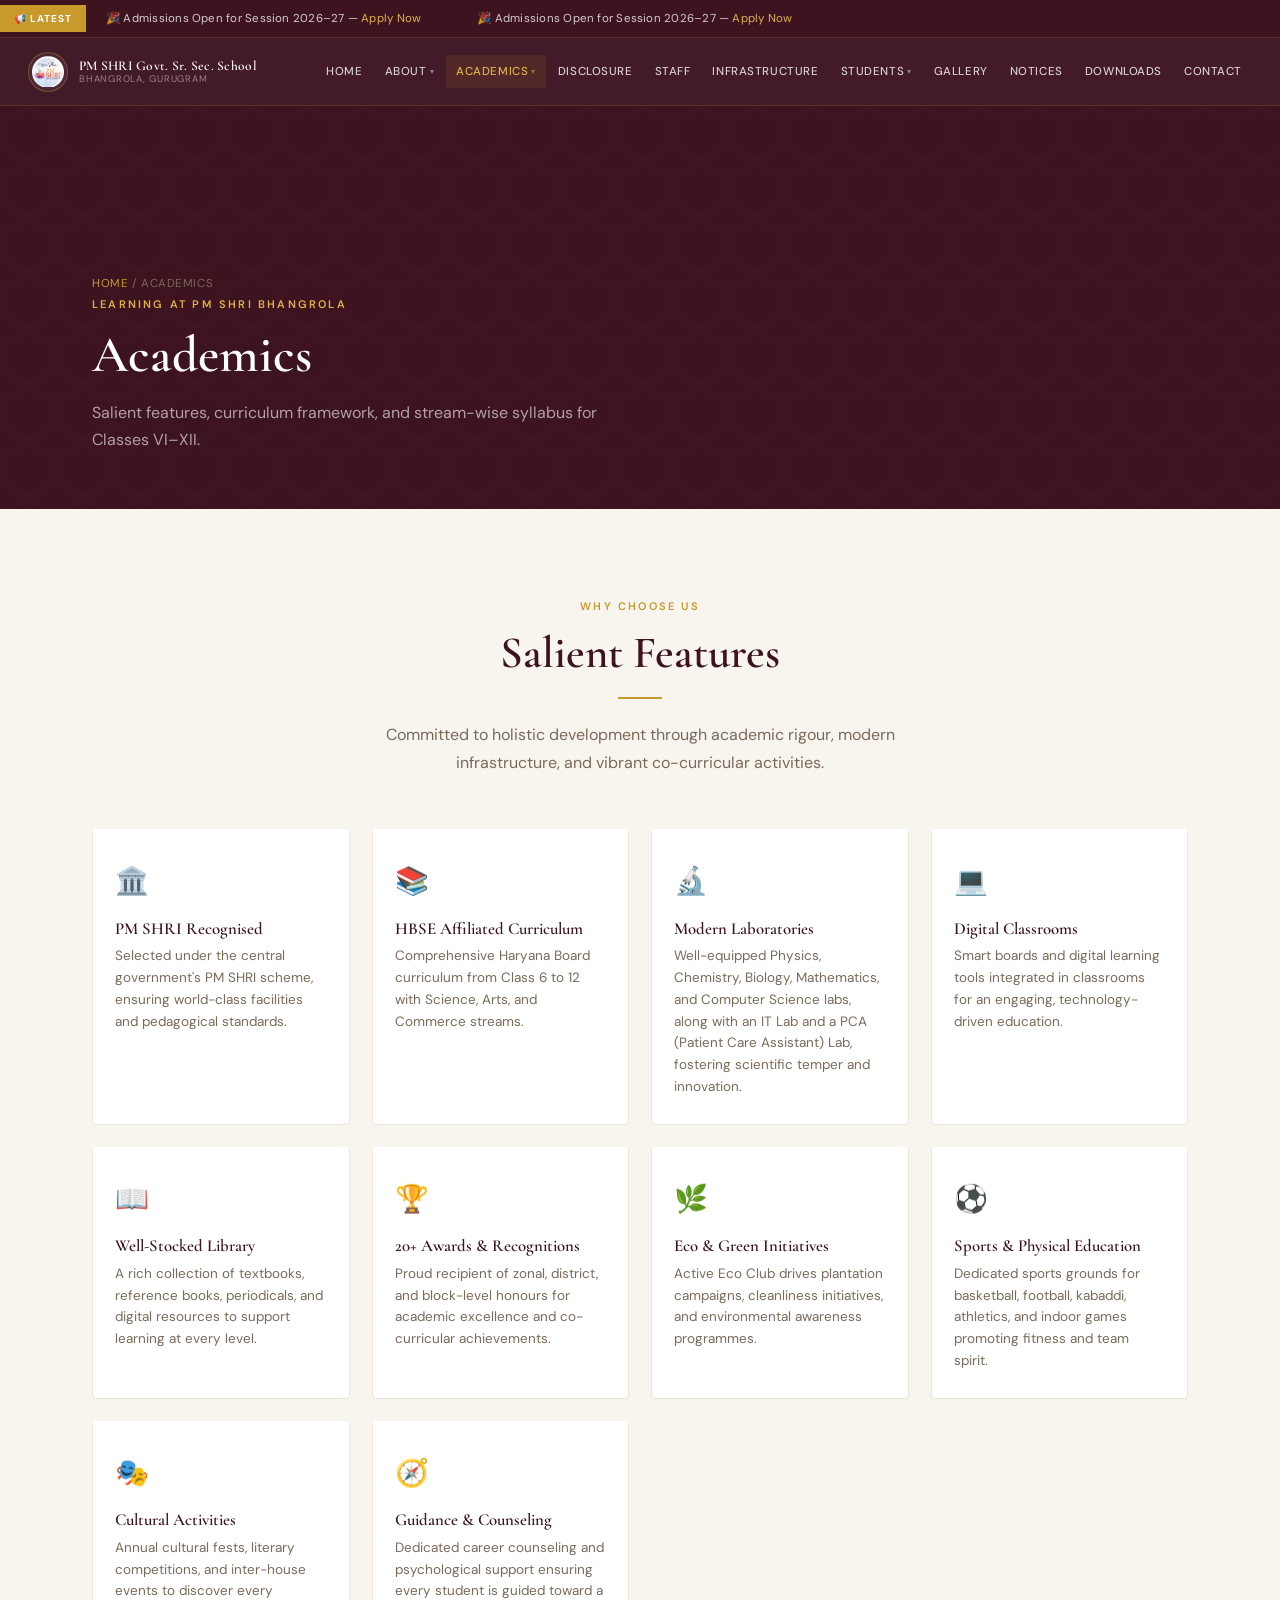
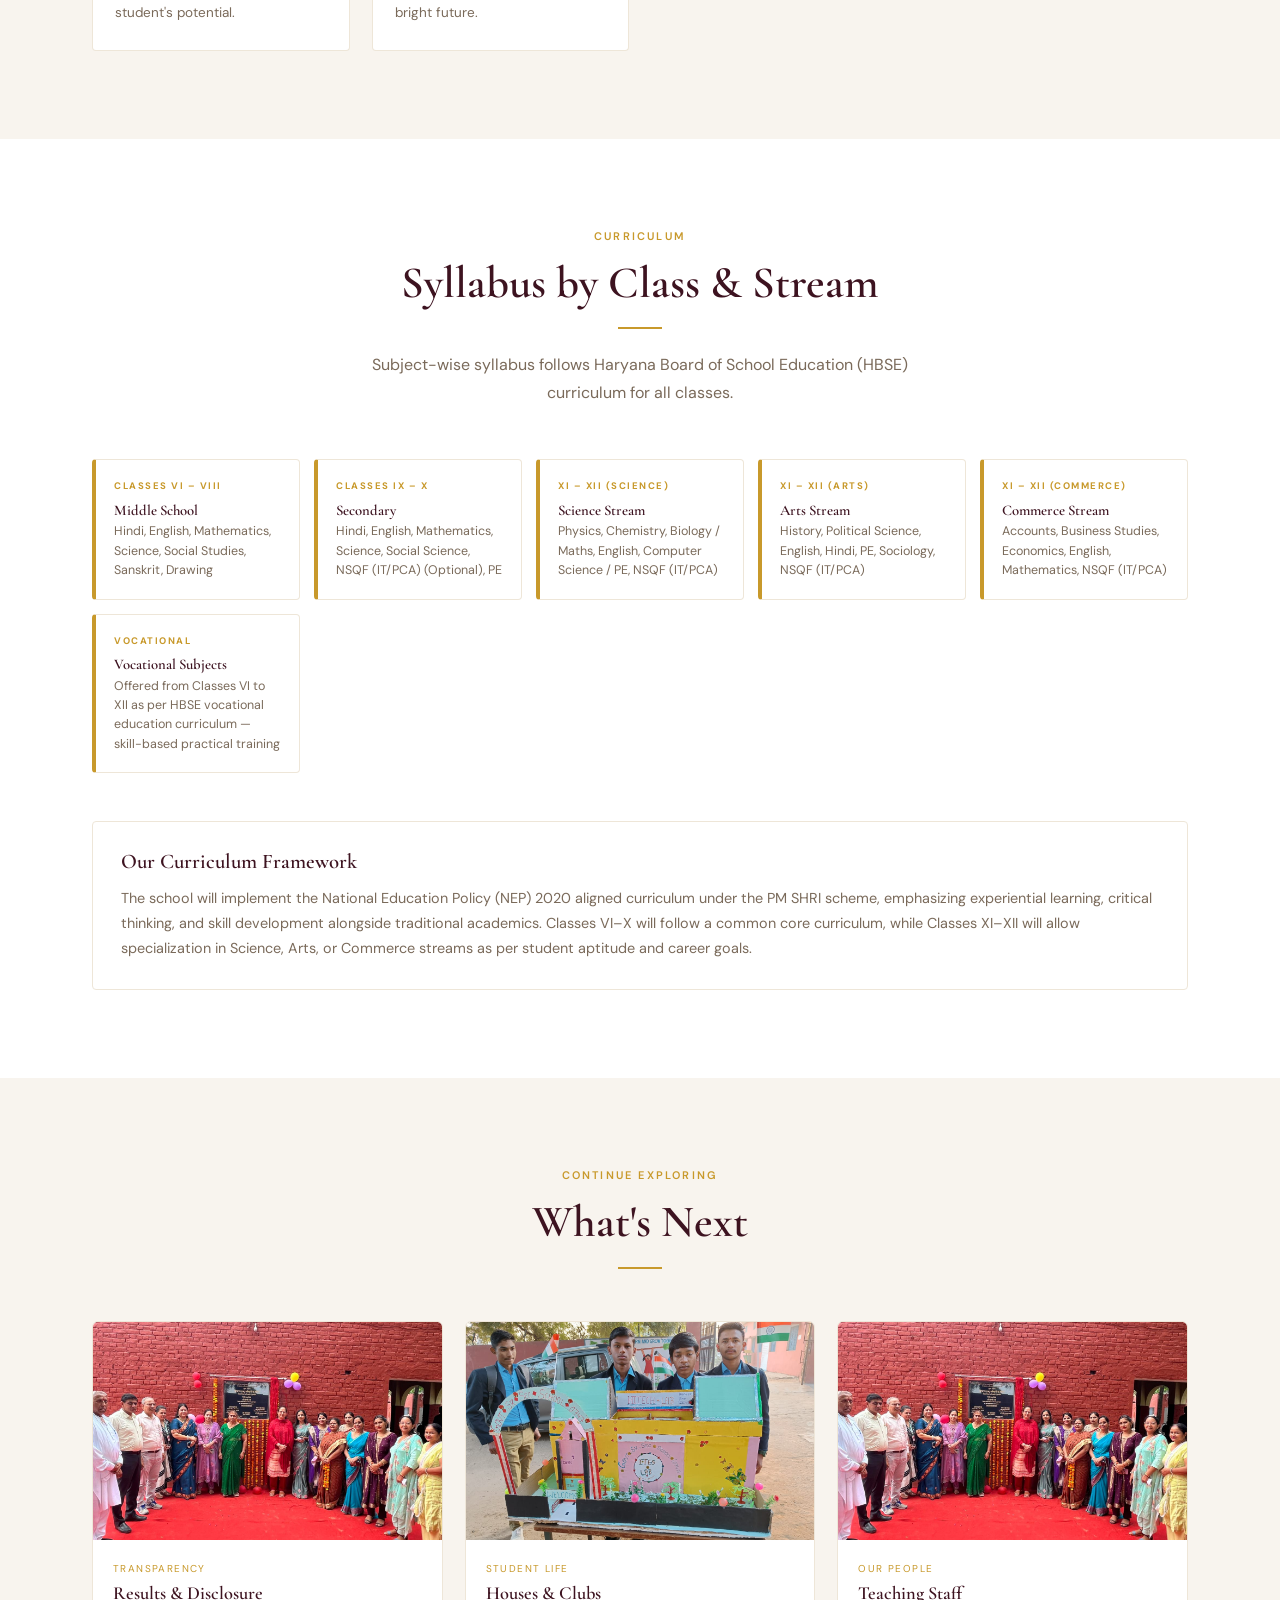
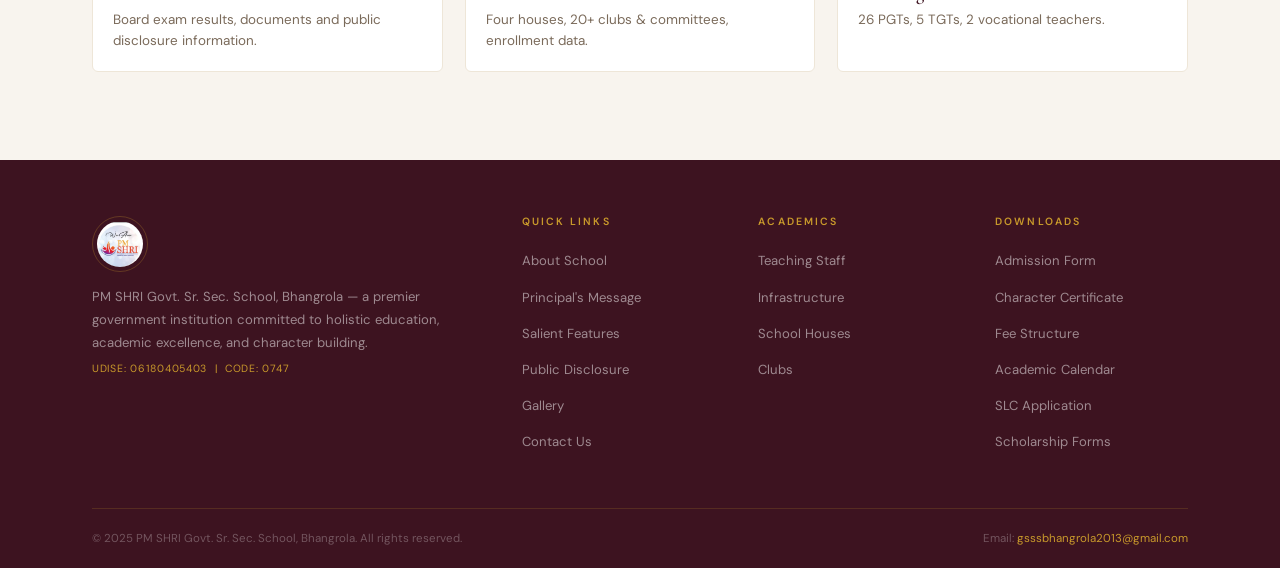
<file: academics.html>
<!DOCTYPE html>
<html lang="en">
<head>
<meta charset="UTF-8">
<meta name="viewport" content="width=device-width, initial-scale=1.0">
<title>Academics — PM SHRI Govt. Sr. Sec. School, Bhangrola</title>
<meta name="description" content="Salient features, curriculum and stream-wise syllabus at PM SHRI Govt. Sr. Sec. School, Bhangrola.">
<link rel="preconnect" href="https://fonts.googleapis.com">
<link rel="preconnect" href="https://fonts.gstatic.com" crossorigin>
<link href="https://fonts.googleapis.com/css2?family=Cormorant+Garamond:ital,wght@0,400;0,500;0,600;0,700;1,400;1,600&family=DM+Sans:opsz,wght@9..40,300;9..40,400;9..40,500;9..40,600&display=swap" rel="stylesheet">
<link rel="stylesheet" href="css/style.css">
</head>
<body class="has-ticker">

<div class="ticker-wrap"><div class="ticker-inner"><div class="ticker-label">📢 Latest</div><div class="ticker-track">
  <span class="ticker-item">📋 Datesheet for Half-Yearly Examinations 2025–26 — <a href="downloads.html">Download</a></span>
  <span class="ticker-item">🎉 Admissions Open for Session 2025–26 — <a href="downloads.html">Apply Now</a></span>
  <span class="ticker-item">🏆 Class 12 Board Results — Maximum Scored 100% in All Streams!</span>
  <span class="ticker-item">🌿 Annual Plantation Drive — July 2025</span>
  <span class="ticker-item">📋 Datesheet for Half-Yearly Examinations 2025–26 — <a href="downloads.html">Download</a></span>
  <span class="ticker-item">🎉 Admissions Open for Session 2025–26 — <a href="downloads.html">Apply Now</a></span>
  <span class="ticker-item">🏆 Class 12 Board Results — Maximum Scored 100% in All Streams!</span>
  <span class="ticker-item">🌿 Annual Plantation Drive — July 2025</span>
</div></div></div>

<nav id="nav"><div class="nav-inner">
  <a href="index.html" class="nav-brand"><img src="assets/logo2.jpg" alt="School Logo"><div class="nav-brand-txt"><span class="nm">PM SHRI Govt. Sr. Sec. School</span><span class="sb">Bhangrola, Gurugram</span></div></a>
  <ul class="nav-links">
    <li><a href="index.html">Home</a></li>
    <li><a href="about.html">About <span class="ch">▾</span></a><div class="drop"><a href="about.html">About the School</a><a href="index.html#principal">Principal's Message</a></div></li>
    <li><a href="academics.html">Academics <span class="ch">▾</span></a><div class="drop"><a href="academics.html">Salient Features</a><a href="academics.html#syllabus">Curriculum &amp; Syllabus</a></div></li>
    <li><a href="disclosure.html">Disclosure</a></li>
    <li><a href="staff.html">Staff</a></li>
    <li><a href="infrastructure.html">Infrastructure</a></li>
    <li><a href="students.html">Students <span class="ch">▾</span></a><div class="drop"><a href="students.html">School Houses</a><a href="students.html#clubs">Clubs &amp; Activities</a><a href="students.html#enroll">Enrollment</a><a href="students.html#slc">SLC Tracking</a></div></li>
    <li><a href="gallery.html">Gallery</a></li>
    <li><a href="notices.html">Notices</a></li>
    <li><a href="downloads.html">Downloads</a></li>
    <li><a href="contact.html">Contact</a></li>
  </ul>
  <button class="hbg" id="hbg" aria-label="Menu"><span></span><span></span><span></span></button>
</div></nav>

<nav class="mob-nav" id="mob-nav">
  <a href="index.html">Home</a>
  <span class="mob-cat">About</span><a href="about.html">About the School</a><a href="index.html#principal">Principal's Message</a>
  <span class="mob-cat">Academics</span><a href="academics.html">Salient Features</a><a href="academics.html#syllabus">Curriculum &amp; Syllabus</a>
  <span class="mob-cat">Public Disclosure</span><a href="disclosure.html">Disclosure Information</a>
  <span class="mob-cat">Campus &amp; People</span><a href="staff.html">Staff</a><a href="infrastructure.html">Infrastructure</a>
  <span class="mob-cat">Students</span><a href="students.html">School Houses</a><a href="students.html#clubs">Clubs</a><a href="students.html#enroll">Enrollment</a><a href="students.html#slc">SLC Tracking</a>
  <span class="mob-cat">Media &amp; Info</span><a href="gallery.html">Gallery</a><a href="notices.html">Notices</a><a href="downloads.html">Downloads</a><a href="contact.html">Contact</a>
</nav>

<main>
<div class="page-hero"><div class="container">
  <span class="breadcrumb"><a href="index.html">Home</a> / Academics</span>
  <span class="s-label">Learning at PM SHRI Bhangrola</span>
  <h1>Academics</h1>
  <p>Salient features, curriculum framework, and stream-wise syllabus for Classes VI–XII.</p>
</div></div>

<section class="section">
  <div class="container">
    <div class="s-head c rv"><span class="s-label">Why Choose Us</span><h2 class="s-title">Salient Features</h2><div class="divider c"></div>
      <p class="s-sub">Committed to holistic development through academic rigour, modern infrastructure, and vibrant co-curricular activities.</p></div>
    <div class="feat-grid">
      <div class="feat-card rv"><span class="feat-icon">🏛️</span><h3>PM SHRI Recognised</h3><p>Selected under the central government's PM SHRI scheme, ensuring world-class facilities and pedagogical standards.</p></div>
      <div class="feat-card rv"><span class="feat-icon">📚</span><h3>HBSE Affiliated Curriculum</h3><p>Comprehensive Haryana Board curriculum from Class 6 to 12 with Science, Arts, and Commerce streams.</p></div>
      <div class="feat-card rv"><span class="feat-icon">🔬</span><h3>Modern Laboratories</h3><p>Well-equipped Physics, Chemistry, Biology, Mathematics, and Computer Science labs, along with an IT Lab and a PCA (Patient Care Assistant) Lab, fostering scientific temper and innovation.</p></div>
      <div class="feat-card rv"><span class="feat-icon">💻</span><h3>Digital Classrooms</h3><p>Smart boards and digital learning tools integrated in classrooms for an engaging, technology-driven education.</p></div>
      <div class="feat-card rv"><span class="feat-icon">📖</span><h3>Well-Stocked Library</h3><p>A rich collection of textbooks, reference books, periodicals, and digital resources to support learning at every level.</p></div>
      <div class="feat-card rv"><span class="feat-icon">🏆</span><h3>20+ Awards &amp; Recognitions</h3><p>Proud recipient of zonal, district, and block-level honours for academic excellence and co-curricular achievements.</p></div>
      <div class="feat-card rv"><span class="feat-icon">🌿</span><h3>Eco &amp; Green Initiatives</h3><p>Active Eco Club drives plantation campaigns, cleanliness initiatives, and environmental awareness programmes.</p></div>
      <div class="feat-card rv"><span class="feat-icon">⚽</span><h3>Sports &amp; Physical Education</h3><p>Dedicated sports grounds for basketball, football, kabaddi, athletics, and indoor games promoting fitness and team spirit.</p></div>
      <div class="feat-card rv"><span class="feat-icon">🎭</span><h3>Cultural Activities</h3><p>Annual cultural fests, literary competitions, and inter-house events to discover every student's potential.</p></div>
      <div class="feat-card rv"><span class="feat-icon">🧭</span><h3>Guidance &amp; Counseling</h3><p>Dedicated career counseling and psychological support ensuring every student is guided toward a bright future.</p></div>
    </div>
  </div>
</section>

<section class="section alt" id="syllabus">
  <div class="container">
    <div class="s-head c rv"><span class="s-label">Curriculum</span><h2 class="s-title">Syllabus by Class &amp; Stream</h2><div class="divider c"></div>
      <p class="s-sub">Subject-wise syllabus follows Haryana Board of School Education (HBSE) curriculum for all classes.</p></div>
    <div class="syllabus-grid rv">
      <div class="syl-card"><span class="syl-cls">Classes VI – VIII</span><h4>Middle School</h4><p>Hindi, English, Mathematics, Science, Social Studies, Sanskrit, Drawing</p></div>
      <div class="syl-card"><span class="syl-cls">Classes IX – X</span><h4>Secondary</h4><p>Hindi, English, Mathematics, Science, Social Science, NSQF (IT/PCA) (Optional), PE</p></div>
      <div class="syl-card"><span class="syl-cls">XI – XII (Science)</span><h4>Science Stream</h4><p>Physics, Chemistry, Biology / Maths, English, Computer Science / PE, NSQF (IT/PCA)</p></div>
      <div class="syl-card"><span class="syl-cls">XI – XII (Arts)</span><h4>Arts Stream</h4><p>History, Political Science, English, Hindi, PE, Sociology, NSQF (IT/PCA)</p></div>
      <div class="syl-card"><span class="syl-cls">XI – XII (Commerce)</span><h4>Commerce Stream</h4><p>Accounts, Business Studies, Economics, English, Mathematics, NSQF (IT/PCA)</p></div>
      <div class="syl-card"><span class="syl-cls">Vocational</span><h4>Vocational Subjects</h4><p>Offered from Classes VI to XII as per HBSE vocational education curriculum — skill-based practical training</p></div>
    </div>
    <div style="margin-top:48px;background:var(--white);border:1px solid var(--bd-lt);border-radius:var(--r);padding:28px" class="rv">
      <h3 style="font-size:1.3rem;margin-bottom:12px">Our Curriculum Framework</h3>
      <p style="color:var(--text-m);font-size:.9rem;line-height:1.75">The school will implement the National Education Policy (NEP) 2020 aligned curriculum under the PM SHRI scheme, emphasizing experiential learning, critical thinking, and skill development alongside traditional academics. Classes VI–X will follow a common core curriculum, while Classes XI–XII will allow specialization in Science, Arts, or Commerce streams as per student aptitude and career goals.</p>
    </div>
  </div>
</section>

<section class="section">
  <div class="container">
    <div class="s-head c rv"><span class="s-label">Continue Exploring</span><h2 class="s-title">What's Next</h2><div class="divider c"></div></div>
    <div class="explore-grid">
      <a href="disclosure.html" class="explore-card rv"><img src="assets/teacherdepartment3.jpeg" alt="Disclosure"><div class="explore-card-body"><span>Transparency</span><h3>Results &amp; Disclosure</h3><p>Board exam results, documents and public disclosure information.</p></div></a>
      <a href="students.html" class="explore-card rv"><img src="assets/kidsachievements2.jpeg" alt="Students"><div class="explore-card-body"><span>Student Life</span><h3>Houses &amp; Clubs</h3><p>Four houses, 20+ clubs &amp; committees, enrollment data.</p></div></a>
      <a href="staff.html" class="explore-card rv"><img src="assets/teacherdepartment3.jpeg" alt="Staff"><div class="explore-card-body"><span>Our People</span><h3>Teaching Staff</h3><p>26 PGTs, 5 TGTs, 2 vocational teachers.</p></div></a>
    </div>
  </div>
</section>
</main>

<footer id="footer"><div class="container">
  <div class="footer-grid">
    <div class="foot-brand"><img src="assets/logo2.jpg" alt="School Logo"><p>PM SHRI Govt. Sr. Sec. School, Bhangrola — a premier government institution committed to holistic education, academic excellence, and character building.</p><div class="udise">UDISE: 06180405403 &nbsp;|&nbsp; Code: 0747</div></div>
    <div class="foot-col"><h4>Quick Links</h4><ul><li><a href="about.html">About School</a></li><li><a href="index.html#principal">Principal's Message</a></li><li><a href="academics.html">Salient Features</a></li><li><a href="disclosure.html">Public Disclosure</a></li><li><a href="gallery.html">Gallery</a></li><li><a href="contact.html">Contact Us</a></li></ul></div>
    <div class="foot-col"><h4>Academics</h4><ul><li><a href="staff.html">Teaching Staff</a></li><li><a href="infrastructure.html">Infrastructure</a></li><li><a href="students.html">School Houses</a></li><li><a href="students.html#clubs">Clubs</a></li></ul></div>
    <div class="foot-col"><h4>Downloads</h4><ul><li><a href="assets/AdmissionForm.pdf" target="_blank">Admission Form</a></li><li><a href="assets/CharacerCertificate.pdf" target="_blank">Character Certificate</a></li><li><a href="downloads.html">Fee Structure</a></li><li><a href="downloads.html">Academic Calendar</a></li><li><a href="downloads.html">SLC Application</a></li><li><a href="downloads.html">Scholarship Forms</a></li></ul></div>
  </div>
  <div class="foot-btm"><span>© 2025 PM SHRI Govt. Sr. Sec. School, Bhangrola. All rights reserved.</span><span>Email: <a href="mailto:gsssbhangrola2013@gmail.com">gsssbhangrola2013@gmail.com</a></span></div>
</div></footer>

<button class="scroll-top" id="scroll-top" aria-label="Back to top">↑</button>
<script src="js/main.js"></script>
</body>
</html>
</file>
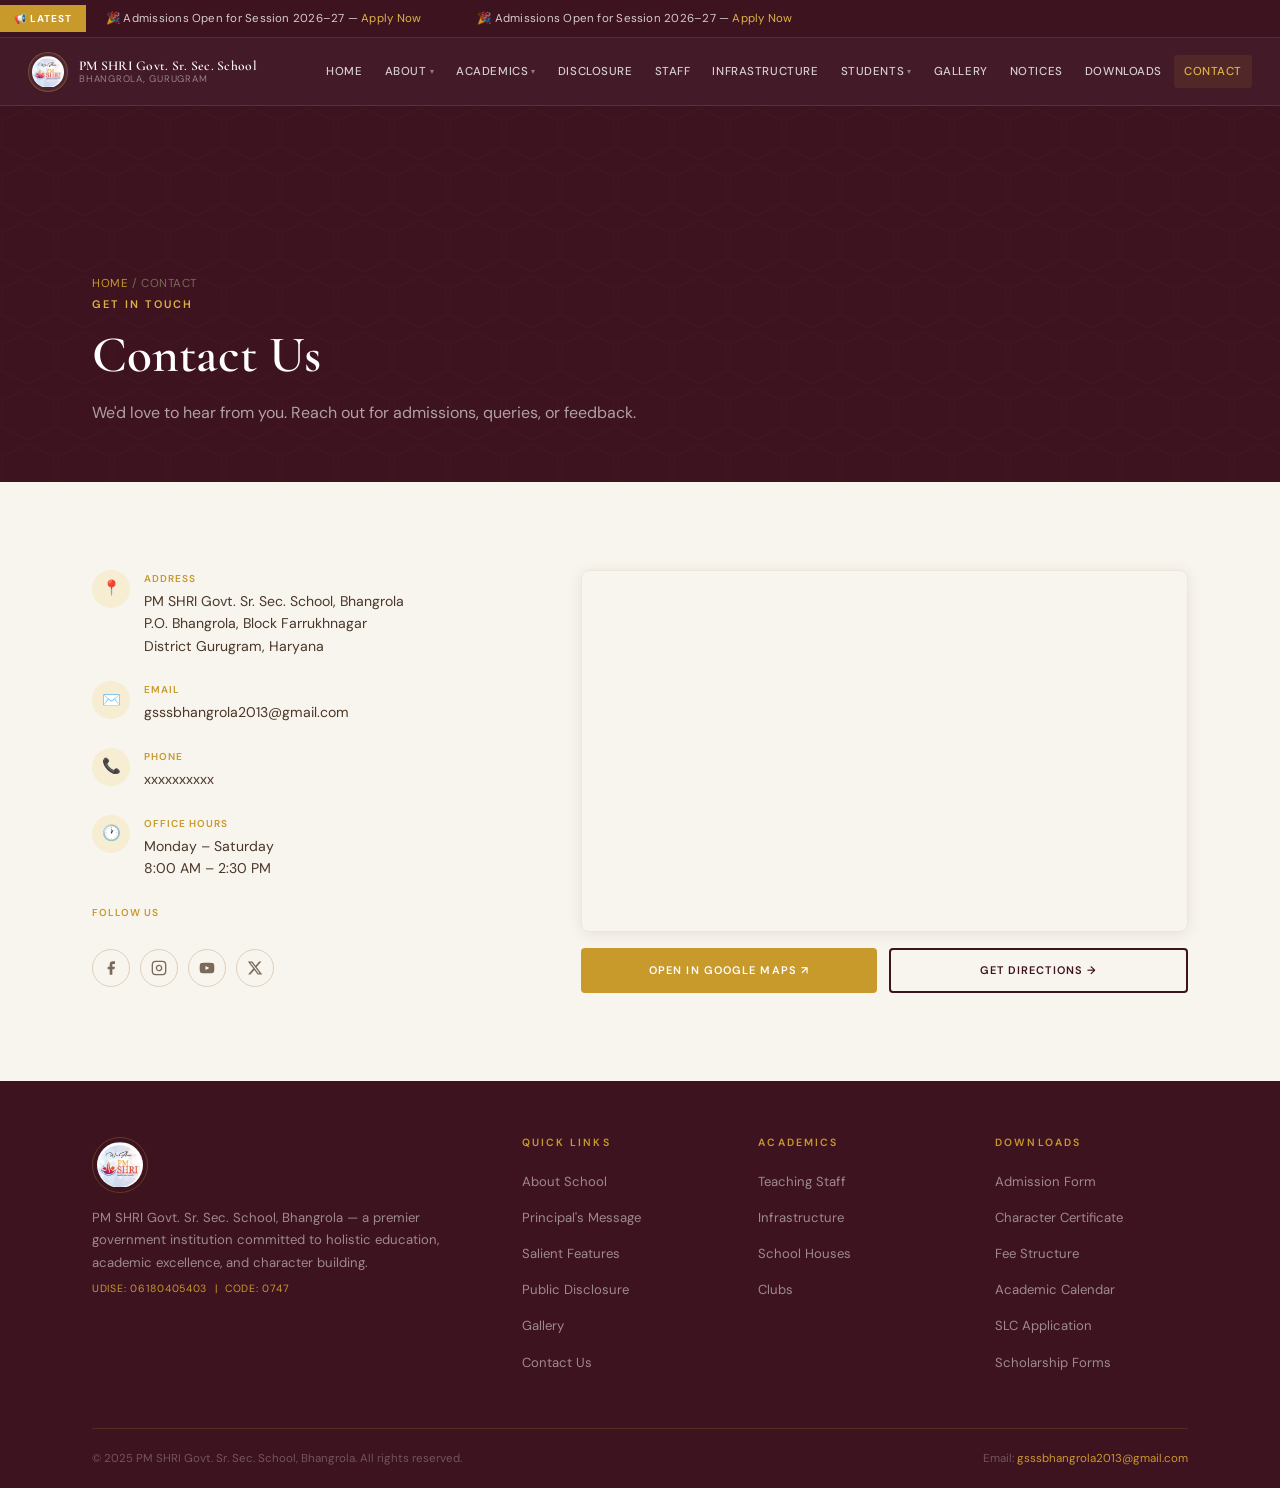
<file: contact.html>
<!DOCTYPE html>
<html lang="en">
<head>
<meta charset="UTF-8">
<meta name="viewport" content="width=device-width, initial-scale=1.0">
<title>Contact Us — PM SHRI Govt. Sr. Sec. School, Bhangrola</title>
<meta name="description" content="Contact PM SHRI Govt. Sr. Sec. School, Bhangrola — address, email, phone and location map.">
<link rel="preconnect" href="https://fonts.googleapis.com">
<link rel="preconnect" href="https://fonts.gstatic.com" crossorigin>
<link href="https://fonts.googleapis.com/css2?family=Cormorant+Garamond:ital,wght@0,400;0,500;0,600;0,700;1,400;1,600&family=DM+Sans:opsz,wght@9..40,300;9..40,400;9..40,500;9..40,600&display=swap" rel="stylesheet">
<link rel="stylesheet" href="css/style.css">
</head>
<body class="has-ticker">

<div class="ticker-wrap"><div class="ticker-inner"><div class="ticker-label">📢 Latest</div><div class="ticker-track">
  <span class="ticker-item">📋 Datesheet for Half-Yearly Examinations 2025–26 — <a href="downloads.html">Download</a></span>
  <span class="ticker-item">🎉 Admissions Open for Session 2025–26 — <a href="downloads.html">Apply Now</a></span>
  <span class="ticker-item">🏆 Class 12 Board Results — Maximum Scored 100% in All Streams!</span>
  <span class="ticker-item">🌿 Annual Plantation Drive — July 2025</span>
  <span class="ticker-item">📋 Datesheet for Half-Yearly Examinations 2025–26 — <a href="downloads.html">Download</a></span>
  <span class="ticker-item">🎉 Admissions Open for Session 2025–26 — <a href="downloads.html">Apply Now</a></span>
  <span class="ticker-item">🏆 Class 12 Board Results — Maximum Scored 100% in All Streams!</span>
  <span class="ticker-item">🌿 Annual Plantation Drive — July 2025</span>
</div></div></div>

<nav id="nav"><div class="nav-inner">
  <a href="index.html" class="nav-brand"><img src="assets/logo2.jpg" alt="School Logo"><div class="nav-brand-txt"><span class="nm">PM SHRI Govt. Sr. Sec. School</span><span class="sb">Bhangrola, Gurugram</span></div></a>
  <ul class="nav-links">
    <li><a href="index.html">Home</a></li>
    <li><a href="about.html">About <span class="ch">▾</span></a><div class="drop"><a href="about.html">About the School</a><a href="index.html#principal">Principal's Message</a></div></li>
    <li><a href="academics.html">Academics <span class="ch">▾</span></a><div class="drop"><a href="academics.html">Salient Features</a><a href="academics.html#syllabus">Curriculum &amp; Syllabus</a></div></li>
    <li><a href="disclosure.html">Disclosure</a></li>
    <li><a href="staff.html">Staff</a></li>
    <li><a href="infrastructure.html">Infrastructure</a></li>
    <li><a href="students.html">Students <span class="ch">▾</span></a><div class="drop"><a href="students.html">School Houses</a><a href="students.html#clubs">Clubs &amp; Activities</a><a href="students.html#enroll">Enrollment</a><a href="students.html#slc">SLC Tracking</a></div></li>
    <li><a href="gallery.html">Gallery</a></li>
    <li><a href="notices.html">Notices</a></li>
    <li><a href="downloads.html">Downloads</a></li>
    <li><a href="contact.html">Contact</a></li>
  </ul>
  <button class="hbg" id="hbg" aria-label="Menu"><span></span><span></span><span></span></button>
</div></nav>

<nav class="mob-nav" id="mob-nav">
  <a href="index.html">Home</a>
  <span class="mob-cat">About</span><a href="about.html">About the School</a><a href="index.html#principal">Principal's Message</a>
  <span class="mob-cat">Academics</span><a href="academics.html">Salient Features</a><a href="academics.html#syllabus">Curriculum &amp; Syllabus</a>
  <span class="mob-cat">Public Disclosure</span><a href="disclosure.html">Disclosure Information</a>
  <span class="mob-cat">Campus &amp; People</span><a href="staff.html">Staff</a><a href="infrastructure.html">Infrastructure</a>
  <span class="mob-cat">Students</span><a href="students.html">School Houses</a><a href="students.html#clubs">Clubs</a><a href="students.html#enroll">Enrollment</a><a href="students.html#slc">SLC Tracking</a>
  <span class="mob-cat">Media &amp; Info</span><a href="gallery.html">Gallery</a><a href="notices.html">Notices</a><a href="downloads.html">Downloads</a><a href="contact.html">Contact</a>
</nav>

<main>
<div class="page-hero"><div class="container">
  <span class="breadcrumb"><a href="index.html">Home</a> / Contact</span>
  <span class="s-label">Get in Touch</span>
  <h1>Contact Us</h1>
  <p>We'd love to hear from you. Reach out for admissions, queries, or feedback.</p>
</div></div>

<section class="section">
  <div class="container">
    <div class="contact-grid">
      <div class="rv">
        <div class="c-item"><div class="c-icon">📍</div><div><span class="c-lbl">Address</span><div class="c-val">PM SHRI Govt. Sr. Sec. School, Bhangrola<br>P.O. Bhangrola, Block Farrukhnagar<br>District Gurugram, Haryana</div></div></div>
        <div class="c-item"><div class="c-icon">✉️</div><div><span class="c-lbl">Email</span><div class="c-val"><a href="mailto:gsssbhangrola2013@gmail.com">gsssbhangrola2013@gmail.com</a></div></div></div>
        <div class="c-item"><div class="c-icon">📞</div><div><span class="c-lbl">Phone</span><div class="c-val">xxxxxxxxxx</div></div></div>
        <div class="c-item"><div class="c-icon">🕐</div><div><span class="c-lbl">Office Hours</span><div class="c-val">Monday – Saturday<br>8:00 AM – 2:30 PM</div></div></div>
        <div>
          <span class="c-lbl">Follow Us</span>
          <div class="socials">
            <a href="#" class="soc-lnk" aria-label="Facebook" title="Facebook"><svg width="16" height="16" viewBox="0 0 24 24" fill="currentColor"><path d="M18 2h-3a5 5 0 0 0-5 5v3H7v4h3v8h4v-8h3l1-4h-4V7a1 1 0 0 1 1-1h3z"/></svg></a>
            <a href="#" class="soc-lnk" aria-label="Instagram" title="Instagram"><svg width="16" height="16" viewBox="0 0 24 24" fill="none" stroke="currentColor" stroke-width="2"><rect x="2" y="2" width="20" height="20" rx="5" ry="5"/><path d="M16 11.37A4 4 0 1 1 12.63 8 4 4 0 0 1 16 11.37z"/><line x1="17.5" y1="6.5" x2="17.51" y2="6.5"/></svg></a>
            <a href="#" class="soc-lnk" aria-label="YouTube" title="YouTube"><svg width="16" height="16" viewBox="0 0 24 24" fill="currentColor"><path d="M22.54 6.42a2.78 2.78 0 0 0-1.94-1.96C18.88 4 12 4 12 4s-6.88 0-8.6.46a2.78 2.78 0 0 0-1.94 1.96A29 29 0 0 0 1 12a29 29 0 0 0 .46 5.58A2.78 2.78 0 0 0 3.4 19.54C5.12 20 12 20 12 20s6.88 0 8.6-.46a2.78 2.78 0 0 0 1.94-1.96A29 29 0 0 0 23 12a29 29 0 0 0-.46-5.58z"/><polygon points="9.75 15.02 15.5 12 9.75 8.98 9.75 15.02" fill="white"/></svg></a>
            <a href="#" class="soc-lnk" aria-label="X / Twitter" title="X / Twitter"><svg width="16" height="16" viewBox="0 0 24 24" fill="currentColor"><path d="M18.244 2.25h3.308l-7.227 8.26 8.502 11.24H16.17l-5.214-6.817L4.99 21.75H1.68l7.73-8.835L1.254 2.25H8.08l4.713 6.231zm-1.161 17.52h1.833L7.084 4.126H5.117z"/></svg></a>
          </div>
        </div>
      </div>
      <div class="rv">
        <div class="map-wrap">
          <iframe src="https://maps.google.com/maps?q=28.394840,76.906029&z=16&output=embed" title="PM SHRI Govt. Sr. Sec. School, Bhangrola Location" loading="lazy" allowfullscreen referrerpolicy="no-referrer-when-downgrade"></iframe>
        </div>
        <div style="margin-top:16px;display:flex;gap:12px">
          <a href="https://maps.google.com/maps?q=28.394840,76.906029" target="_blank" rel="noopener" class="btn btn-gold" style="font-size:11px;flex:1;justify-content:center">Open in Google Maps ↗</a>
          <a href="https://maps.google.com/maps?q=28.394840,76.906029&dirflg=d" target="_blank" rel="noopener" class="btn btn-out" style="font-size:11px;flex:1;justify-content:center">Get Directions →</a>
        </div>
      </div>
    </div>
  </div>
</section>
</main>

<footer id="footer"><div class="container">
  <div class="footer-grid">
    <div class="foot-brand"><img src="assets/logo2.jpg" alt="School Logo"><p>PM SHRI Govt. Sr. Sec. School, Bhangrola — a premier government institution committed to holistic education, academic excellence, and character building.</p><div class="udise">UDISE: 06180405403 &nbsp;|&nbsp; Code: 0747</div></div>
    <div class="foot-col"><h4>Quick Links</h4><ul><li><a href="about.html">About School</a></li><li><a href="index.html#principal">Principal's Message</a></li><li><a href="academics.html">Salient Features</a></li><li><a href="disclosure.html">Public Disclosure</a></li><li><a href="gallery.html">Gallery</a></li><li><a href="contact.html">Contact Us</a></li></ul></div>
    <div class="foot-col"><h4>Academics</h4><ul><li><a href="staff.html">Teaching Staff</a></li><li><a href="infrastructure.html">Infrastructure</a></li><li><a href="students.html">School Houses</a></li><li><a href="students.html#clubs">Clubs</a></li></ul></div>
    <div class="foot-col"><h4>Downloads</h4><ul><li><a href="assets/AdmissionForm.pdf" target="_blank">Admission Form</a></li><li><a href="assets/CharacerCertificate.pdf" target="_blank">Character Certificate</a></li><li><a href="downloads.html">Fee Structure</a></li><li><a href="downloads.html">Academic Calendar</a></li><li><a href="downloads.html">SLC Application</a></li><li><a href="downloads.html">Scholarship Forms</a></li></ul></div>
  </div>
  <div class="foot-btm"><span>© 2025 PM SHRI Govt. Sr. Sec. School, Bhangrola. All rights reserved.</span><span>Email: <a href="mailto:gsssbhangrola2013@gmail.com">gsssbhangrola2013@gmail.com</a></span></div>
</div></footer>

<button class="scroll-top" id="scroll-top" aria-label="Back to top">↑</button>
<script src="js/main.js"></script>
</body>
</html>
</file>
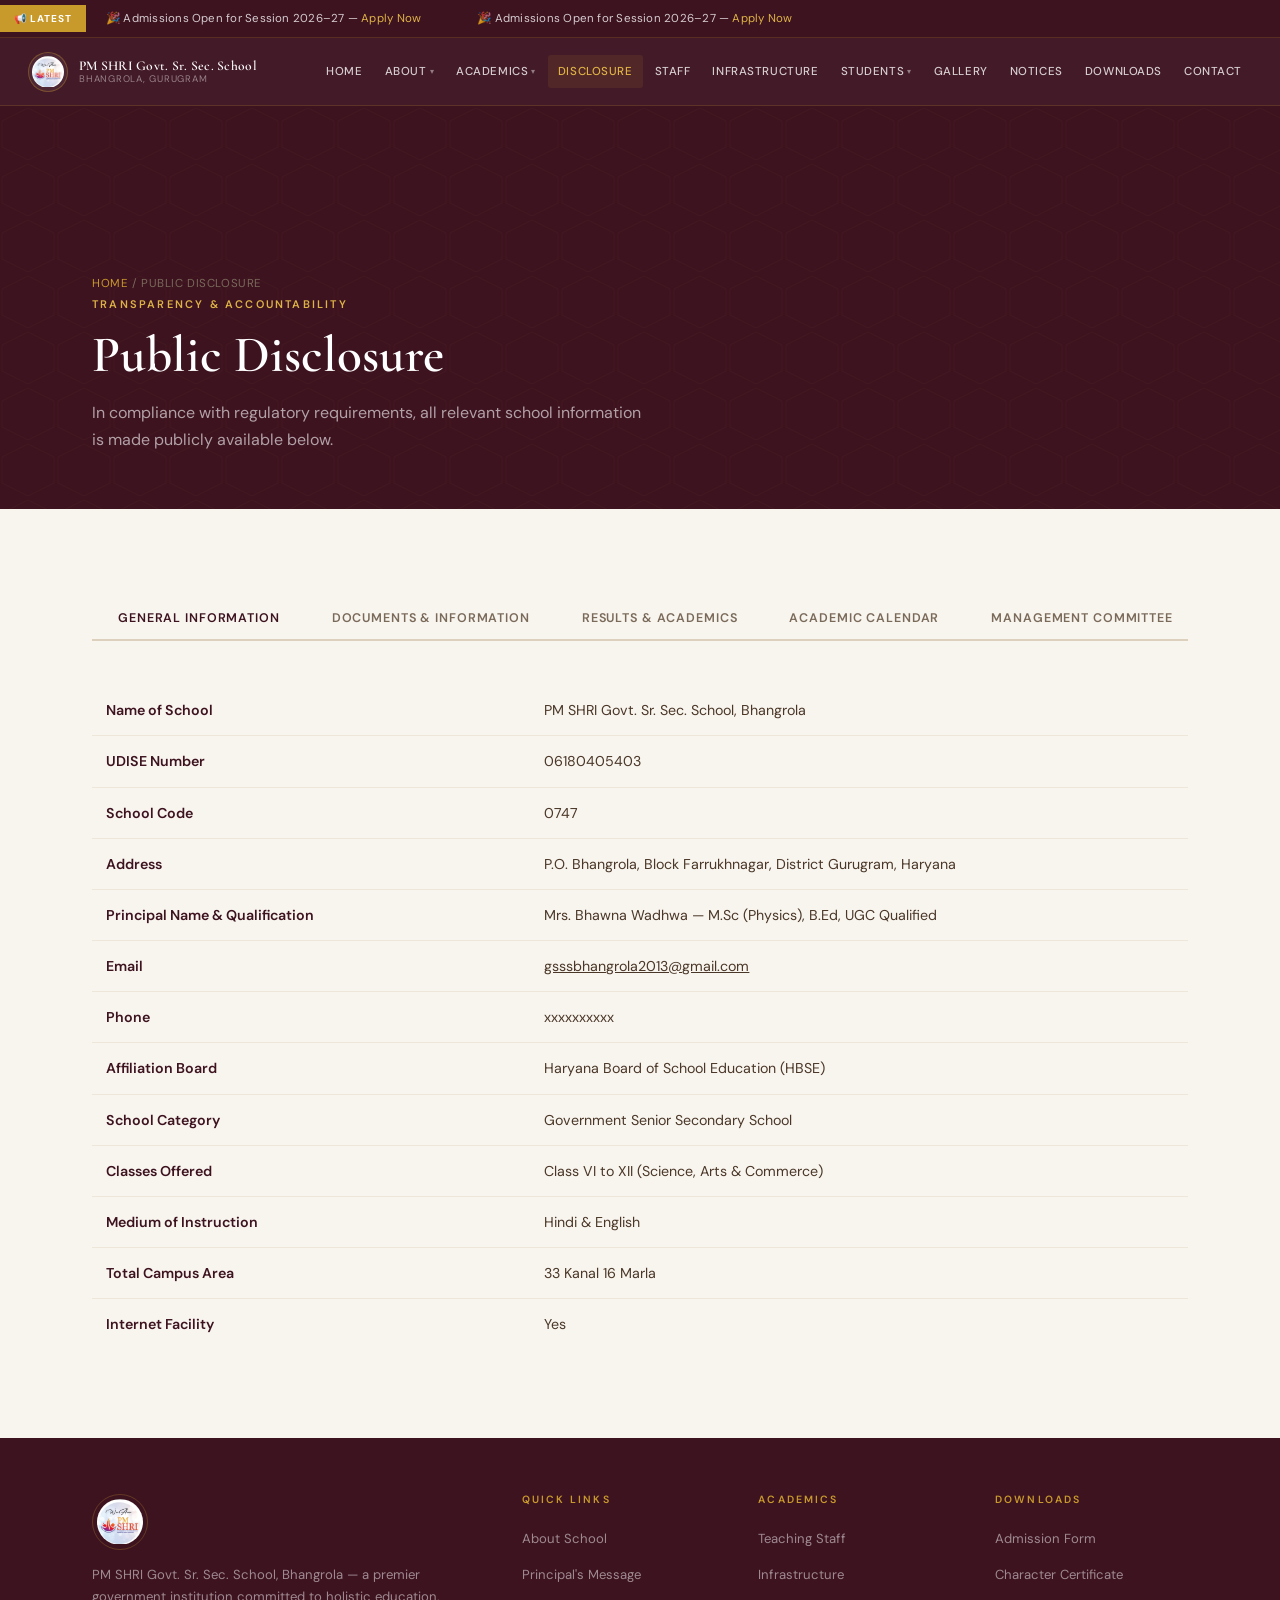
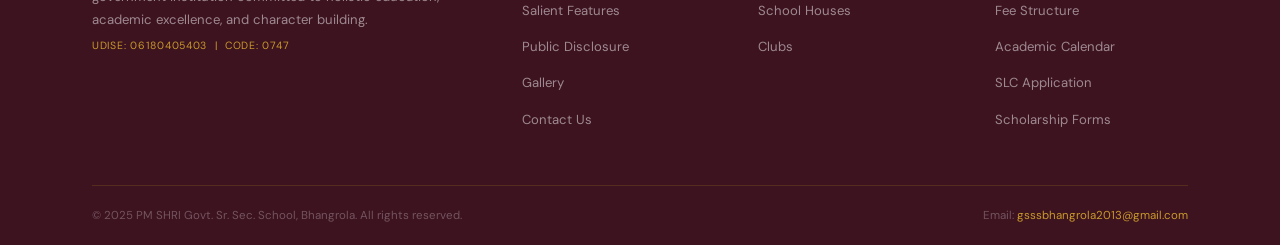
<file: disclosure.html>
<!DOCTYPE html>
<html lang="en">
<head>
<meta charset="UTF-8">
<meta name="viewport" content="width=device-width, initial-scale=1.0">
<title>Public Disclosure — PM SHRI Govt. Sr. Sec. School, Bhangrola</title>
<meta name="description" content="Public disclosure information: general information, documents, results, academic calendar and SMC for PM SHRI Govt. Sr. Sec. School, Bhangrola.">
<link rel="preconnect" href="https://fonts.googleapis.com">
<link rel="preconnect" href="https://fonts.gstatic.com" crossorigin>
<link href="https://fonts.googleapis.com/css2?family=Cormorant+Garamond:ital,wght@0,400;0,500;0,600;0,700;1,400;1,600&family=DM+Sans:opsz,wght@9..40,300;9..40,400;9..40,500;9..40,600&display=swap" rel="stylesheet">
<link rel="stylesheet" href="css/style.css">
</head>
<body class="has-ticker">

<div class="ticker-wrap"><div class="ticker-inner"><div class="ticker-label">📢 Latest</div><div class="ticker-track">
  <span class="ticker-item">📋 Datesheet for Half-Yearly Examinations 2025–26 — <a href="downloads.html">Download</a></span>
  <span class="ticker-item">🎉 Admissions Open for Session 2025–26 — <a href="downloads.html">Apply Now</a></span>
  <span class="ticker-item">🏆 Class 12 Board Results — Maximum Scored 100% in All Streams!</span>
  <span class="ticker-item">🌿 Annual Plantation Drive — July 2025</span>
  <span class="ticker-item">📋 Datesheet for Half-Yearly Examinations 2025–26 — <a href="downloads.html">Download</a></span>
  <span class="ticker-item">🎉 Admissions Open for Session 2025–26 — <a href="downloads.html">Apply Now</a></span>
  <span class="ticker-item">🏆 Class 12 Board Results — Maximum Scored 100% in All Streams!</span>
  <span class="ticker-item">🌿 Annual Plantation Drive — July 2025</span>
</div></div></div>

<nav id="nav"><div class="nav-inner">
  <a href="index.html" class="nav-brand"><img src="assets/logo2.jpg" alt="School Logo"><div class="nav-brand-txt"><span class="nm">PM SHRI Govt. Sr. Sec. School</span><span class="sb">Bhangrola, Gurugram</span></div></a>
  <ul class="nav-links">
    <li><a href="index.html">Home</a></li>
    <li><a href="about.html">About <span class="ch">▾</span></a><div class="drop"><a href="about.html">About the School</a><a href="index.html#principal">Principal's Message</a></div></li>
    <li><a href="academics.html">Academics <span class="ch">▾</span></a><div class="drop"><a href="academics.html">Salient Features</a><a href="academics.html#syllabus">Curriculum &amp; Syllabus</a></div></li>
    <li><a href="disclosure.html">Disclosure</a></li>
    <li><a href="staff.html">Staff</a></li>
    <li><a href="infrastructure.html">Infrastructure</a></li>
    <li><a href="students.html">Students <span class="ch">▾</span></a><div class="drop"><a href="students.html">School Houses</a><a href="students.html#clubs">Clubs &amp; Activities</a><a href="students.html#enroll">Enrollment</a><a href="students.html#slc">SLC Tracking</a></div></li>
    <li><a href="gallery.html">Gallery</a></li>
    <li><a href="notices.html">Notices</a></li>
    <li><a href="downloads.html">Downloads</a></li>
    <li><a href="contact.html">Contact</a></li>
  </ul>
  <button class="hbg" id="hbg" aria-label="Menu"><span></span><span></span><span></span></button>
</div></nav>

<nav class="mob-nav" id="mob-nav">
  <a href="index.html">Home</a>
  <span class="mob-cat">About</span><a href="about.html">About the School</a><a href="index.html#principal">Principal's Message</a>
  <span class="mob-cat">Academics</span><a href="academics.html">Salient Features</a><a href="academics.html#syllabus">Curriculum &amp; Syllabus</a>
  <span class="mob-cat">Public Disclosure</span><a href="disclosure.html">Disclosure Information</a>
  <span class="mob-cat">Campus &amp; People</span><a href="staff.html">Staff</a><a href="infrastructure.html">Infrastructure</a>
  <span class="mob-cat">Students</span><a href="students.html">School Houses</a><a href="students.html#clubs">Clubs</a><a href="students.html#enroll">Enrollment</a><a href="students.html#slc">SLC Tracking</a>
  <span class="mob-cat">Media &amp; Info</span><a href="gallery.html">Gallery</a><a href="notices.html">Notices</a><a href="downloads.html">Downloads</a><a href="contact.html">Contact</a>
</nav>

<main>
<div class="page-hero"><div class="container">
  <span class="breadcrumb"><a href="index.html">Home</a> / Public Disclosure</span>
  <span class="s-label">Transparency &amp; Accountability</span>
  <h1>Public Disclosure</h1>
  <p>In compliance with regulatory requirements, all relevant school information is made publicly available below.</p>
</div></div>

<section class="section">
  <div class="container">
    <div class="tabs">
      <button class="tab-btn active" data-tab="gen">General Information</button>
      <button class="tab-btn" data-tab="docs">Documents &amp; Information</button>
      <button class="tab-btn" data-tab="results">Results &amp; Academics</button>
      <button class="tab-btn" data-tab="cal">Academic Calendar</button>
      <button class="tab-btn" data-tab="smc">Management Committee</button>
    </div>

    <div class="tab-pnl active" id="tab-gen">
      <table class="info-tbl">
        <tr><td>Name of School</td><td>PM SHRI Govt. Sr. Sec. School, Bhangrola</td></tr>
        <tr><td>UDISE Number</td><td>06180405403</td></tr>
        <tr><td>School Code</td><td>0747</td></tr>
        <tr><td>Address</td><td>P.O. Bhangrola, Block Farrukhnagar, District Gurugram, Haryana</td></tr>
        <tr><td>Principal Name &amp; Qualification</td><td>Mrs. Bhawna Wadhwa — M.Sc (Physics), B.Ed, UGC Qualified</td></tr>
        <tr><td>Email</td><td><a href="mailto:gsssbhangrola2013@gmail.com">gsssbhangrola2013@gmail.com</a></td></tr>
        <tr><td>Phone</td><td>xxxxxxxxxx</td></tr>
        <tr><td>Affiliation Board</td><td>Haryana Board of School Education (HBSE)</td></tr>
        <tr><td>School Category</td><td>Government Senior Secondary School</td></tr>
        <tr><td>Classes Offered</td><td>Class VI to XII (Science, Arts &amp; Commerce)</td></tr>
        <tr><td>Medium of Instruction</td><td>Hindi &amp; English</td></tr>
        <tr><td>Total Campus Area</td><td>33 Kanal 16 Marla</td></tr>
        <tr><td>Internet Facility</td><td>Yes</td></tr>
      </table>
    </div>

    <div class="tab-pnl" id="tab-docs">
      <div class="doc-grid" id="disc-docs-grid"></div>
    </div>

    <div class="tab-pnl" id="tab-results">
      <p class="s-sub" style="margin-bottom:32px">Board Examination Pass Percentage</p>
      <div class="res-grid" id="disc-results-grid"></div>
    </div>

    <div class="tab-pnl" id="tab-cal">
      <p class="s-sub" style="margin-bottom:28px">Academic Calendar — Session 2025–26</p>
      <div class="cal-grid" id="cal-grid"></div>
    </div>

    <div class="tab-pnl" id="tab-smc">
      <p class="s-sub" id="smc-session" style="margin-bottom:20px">School Management Committee (SMC)</p>
      <table class="smc-tbl">
        <thead><tr><th>#</th><th>Name</th><th>Designation</th></tr></thead>
        <tbody id="smc-tbody"></tbody>
      </table>
    </div>
  </div>
</section>
</main>

<footer id="footer"><div class="container">
  <div class="footer-grid">
    <div class="foot-brand"><img src="assets/logo2.jpg" alt="School Logo"><p>PM SHRI Govt. Sr. Sec. School, Bhangrola — a premier government institution committed to holistic education, academic excellence, and character building.</p><div class="udise">UDISE: 06180405403 &nbsp;|&nbsp; Code: 0747</div></div>
    <div class="foot-col"><h4>Quick Links</h4><ul><li><a href="about.html">About School</a></li><li><a href="index.html#principal">Principal's Message</a></li><li><a href="academics.html">Salient Features</a></li><li><a href="disclosure.html">Public Disclosure</a></li><li><a href="gallery.html">Gallery</a></li><li><a href="contact.html">Contact Us</a></li></ul></div>
    <div class="foot-col"><h4>Academics</h4><ul><li><a href="staff.html">Teaching Staff</a></li><li><a href="infrastructure.html">Infrastructure</a></li><li><a href="students.html">School Houses</a></li><li><a href="students.html#clubs">Clubs</a></li></ul></div>
    <div class="foot-col"><h4>Downloads</h4><ul><li><a href="assets/AdmissionForm.pdf" target="_blank">Admission Form</a></li><li><a href="assets/CharacerCertificate.pdf" target="_blank">Character Certificate</a></li><li><a href="downloads.html">Fee Structure</a></li><li><a href="downloads.html">Academic Calendar</a></li><li><a href="downloads.html">SLC Application</a></li><li><a href="downloads.html">Scholarship Forms</a></li></ul></div>
  </div>
  <div class="foot-btm"><span>© 2025 PM SHRI Govt. Sr. Sec. School, Bhangrola. All rights reserved.</span><span>Email: <a href="mailto:gsssbhangrola2013@gmail.com">gsssbhangrola2013@gmail.com</a></span></div>
</div></footer>

<button class="scroll-top" id="scroll-top" aria-label="Back to top">↑</button>
<script src="js/main.js"></script>
<script>
fetch('data/discdocs.json').then(r=>r.json()).then(data=>{
  document.getElementById('disc-docs-grid').innerHTML = data.discdocs.map(d=>{
    const real = d.url && d.url !== '#';
    return `<div class="doc-card">
      <div class="doc-icon">${d.icon}</div>
      <div class="doc-title">${d.title}</div>
      <div class="doc-sub">${d.desc}</div>
      ${real ? `<a href="${d.url}" target="_blank" class="doc-lnk">View Document →</a>` : `<span class="doc-lnk" style="opacity:.35;cursor:default">Not uploaded yet</span>`}
    </div>`;
  }).join('');
});

fetch('data/results.json').then(r=>r.json()).then(data=>{
  document.getElementById('disc-results-grid').innerHTML = data.results.map(r=>
    `<div class="res-card"><span class="res-cls">${r.class}</span><div class="res-stream">${r.session}</div><div class="res-score">${r.score}<sup>%</sup></div><div class="res-lbl">${r.label}</div></div>`
  ).join('');
});

fetch('data/smc.json').then(r=>r.json()).then(data=>{
  const config = data.smc.find(s=>s.type==='config');
  const members = data.smc.filter(s=>s.type==='member');
  if (config) document.getElementById('smc-session').textContent = `School Management Committee (SMC) — Session ${config.session}`;
  document.getElementById('smc-tbody').innerHTML = members.map((m,i)=>
    `<tr><td>${i+1}</td><td>${m.name}</td><td>${m.role}</td></tr>`
  ).join('');
});

fetch('data/calendar.json').then(res=>res.json()).then(data=>{
  const grid = document.getElementById('cal-grid');
  grid.innerHTML = (data.calendar||[]).map(c=>`
    <div class="cal-card"><span class="cal-month">${c.month}</span><ul>${
      (c.items||'').split('\n').filter(Boolean).map(item=>`<li>${item}</li>`).join('')
    }</ul></div>
  `).join('');
});
</script>
</body>
</html>
</file>
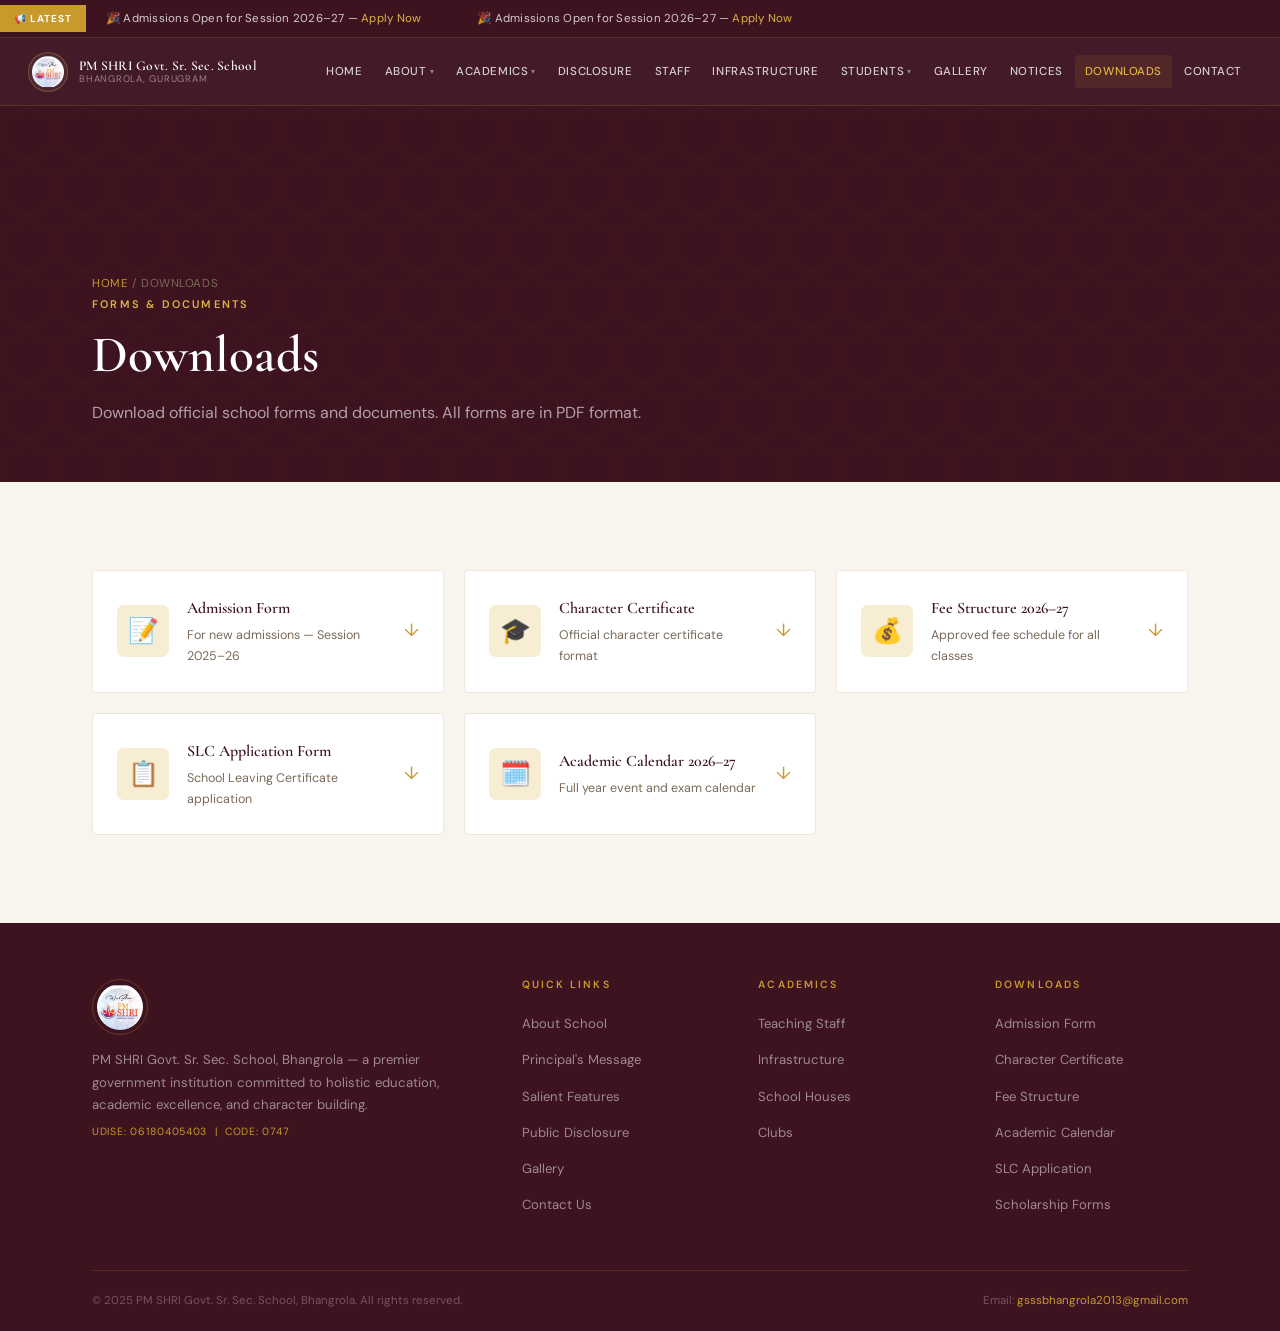
<file: downloads.html>
<!DOCTYPE html>
<html lang="en">
<head>
<meta charset="UTF-8">
<meta name="viewport" content="width=device-width, initial-scale=1.0">
<title>Downloads — PM SHRI Govt. Sr. Sec. School, Bhangrola</title>
<meta name="description" content="Download admission forms, character certificate, fee structure and other official documents from PM SHRI Govt. Sr. Sec. School, Bhangrola.">
<link rel="preconnect" href="https://fonts.googleapis.com">
<link rel="preconnect" href="https://fonts.gstatic.com" crossorigin>
<link href="https://fonts.googleapis.com/css2?family=Cormorant+Garamond:ital,wght@0,400;0,500;0,600;0,700;1,400;1,600&family=DM+Sans:opsz,wght@9..40,300;9..40,400;9..40,500;9..40,600&display=swap" rel="stylesheet">
<link rel="stylesheet" href="css/style.css">
</head>
<body class="has-ticker">

<div class="ticker-wrap"><div class="ticker-inner"><div class="ticker-label">📢 Latest</div><div class="ticker-track">
  <span class="ticker-item">📋 Datesheet for Half-Yearly Examinations 2025–26 — <a href="downloads.html">Download</a></span>
  <span class="ticker-item">🎉 Admissions Open for Session 2025–26 — <a href="downloads.html">Apply Now</a></span>
  <span class="ticker-item">🏆 Class 12 Board Results — Maximum Scored 100% in All Streams!</span>
  <span class="ticker-item">🌿 Annual Plantation Drive — July 2025</span>
  <span class="ticker-item">📋 Datesheet for Half-Yearly Examinations 2025–26 — <a href="downloads.html">Download</a></span>
  <span class="ticker-item">🎉 Admissions Open for Session 2025–26 — <a href="downloads.html">Apply Now</a></span>
  <span class="ticker-item">🏆 Class 12 Board Results — Maximum Scored 100% in All Streams!</span>
  <span class="ticker-item">🌿 Annual Plantation Drive — July 2025</span>
</div></div></div>

<nav id="nav"><div class="nav-inner">
  <a href="index.html" class="nav-brand"><img src="assets/logo2.jpg" alt="School Logo"><div class="nav-brand-txt"><span class="nm">PM SHRI Govt. Sr. Sec. School</span><span class="sb">Bhangrola, Gurugram</span></div></a>
  <ul class="nav-links">
    <li><a href="index.html">Home</a></li>
    <li><a href="about.html">About <span class="ch">▾</span></a><div class="drop"><a href="about.html">About the School</a><a href="index.html#principal">Principal's Message</a></div></li>
    <li><a href="academics.html">Academics <span class="ch">▾</span></a><div class="drop"><a href="academics.html">Salient Features</a><a href="academics.html#syllabus">Curriculum &amp; Syllabus</a></div></li>
    <li><a href="disclosure.html">Disclosure</a></li>
    <li><a href="staff.html">Staff</a></li>
    <li><a href="infrastructure.html">Infrastructure</a></li>
    <li><a href="students.html">Students <span class="ch">▾</span></a><div class="drop"><a href="students.html">School Houses</a><a href="students.html#clubs">Clubs &amp; Activities</a><a href="students.html#enroll">Enrollment</a><a href="students.html#slc">SLC Tracking</a></div></li>
    <li><a href="gallery.html">Gallery</a></li>
    <li><a href="notices.html">Notices</a></li>
    <li><a href="downloads.html">Downloads</a></li>
    <li><a href="contact.html">Contact</a></li>
  </ul>
  <button class="hbg" id="hbg" aria-label="Menu"><span></span><span></span><span></span></button>
</div></nav>

<nav class="mob-nav" id="mob-nav">
  <a href="index.html">Home</a>
  <span class="mob-cat">About</span><a href="about.html">About the School</a><a href="index.html#principal">Principal's Message</a>
  <span class="mob-cat">Academics</span><a href="academics.html">Salient Features</a><a href="academics.html#syllabus">Curriculum &amp; Syllabus</a>
  <span class="mob-cat">Public Disclosure</span><a href="disclosure.html">Disclosure Information</a>
  <span class="mob-cat">Campus &amp; People</span><a href="staff.html">Staff</a><a href="infrastructure.html">Infrastructure</a>
  <span class="mob-cat">Students</span><a href="students.html">School Houses</a><a href="students.html#clubs">Clubs</a><a href="students.html#enroll">Enrollment</a><a href="students.html#slc">SLC Tracking</a>
  <span class="mob-cat">Media &amp; Info</span><a href="gallery.html">Gallery</a><a href="notices.html">Notices</a><a href="downloads.html">Downloads</a><a href="contact.html">Contact</a>
</nav>

<main>
<div class="page-hero"><div class="container">
  <span class="breadcrumb"><a href="index.html">Home</a> / Downloads</span>
  <span class="s-label">Forms &amp; Documents</span>
  <h1>Downloads</h1>
  <p>Download official school forms and documents. All forms are in PDF format.</p>
</div></div>

<section class="section">
  <div class="container">
    <div class="dl-grid rv" id="dl-grid"></div>
  </div>
</section>
</main>

<footer id="footer"><div class="container">
  <div class="footer-grid">
    <div class="foot-brand"><img src="assets/logo2.jpg" alt="School Logo"><p>PM SHRI Govt. Sr. Sec. School, Bhangrola — a premier government institution committed to holistic education, academic excellence, and character building.</p><div class="udise">UDISE: 06180405403 &nbsp;|&nbsp; Code: 0747</div></div>
    <div class="foot-col"><h4>Quick Links</h4><ul><li><a href="about.html">About School</a></li><li><a href="index.html#principal">Principal's Message</a></li><li><a href="academics.html">Salient Features</a></li><li><a href="disclosure.html">Public Disclosure</a></li><li><a href="gallery.html">Gallery</a></li><li><a href="contact.html">Contact Us</a></li></ul></div>
    <div class="foot-col"><h4>Academics</h4><ul><li><a href="staff.html">Teaching Staff</a></li><li><a href="infrastructure.html">Infrastructure</a></li><li><a href="students.html">School Houses</a></li><li><a href="students.html#clubs">Clubs</a></li></ul></div>
    <div class="foot-col"><h4>Downloads</h4><ul><li><a href="assets/AdmissionForm.pdf" target="_blank">Admission Form</a></li><li><a href="assets/CharacerCertificate.pdf" target="_blank">Character Certificate</a></li><li><a href="downloads.html">Fee Structure</a></li><li><a href="downloads.html">Academic Calendar</a></li><li><a href="downloads.html">SLC Application</a></li><li><a href="downloads.html">Scholarship Forms</a></li></ul></div>
  </div>
  <div class="foot-btm"><span>© 2025 PM SHRI Govt. Sr. Sec. School, Bhangrola. All rights reserved.</span><span>Email: <a href="mailto:gsssbhangrola2013@gmail.com">gsssbhangrola2013@gmail.com</a></span></div>
</div></footer>

<button class="scroll-top" id="scroll-top" aria-label="Back to top">↑</button>
<script src="js/main.js"></script>
<script>
fetch('data/downloads.json')
  .then(res => res.json())
  .then(data => {
    document.getElementById('dl-grid').innerHTML = data.downloads.map(d => {
      const isReal = d.fileUrl && d.fileUrl !== '#';
      const attrs = isReal ? ' target="_blank" download' : '';
      return `
      <a href="${d.fileUrl}" class="dl-card"${attrs}>
        <div class="dl-icon">${d.icon}</div>
        <div class="dl-info"><div class="dl-title">${d.title}</div><div class="dl-meta">${d.meta}</div></div>
        <div class="dl-arr">↓</div>
      </a>`;
    }).join('');
  })
  .catch(err => console.error('Failed to load downloads', err));
</script>
</body>
</html>
</file>
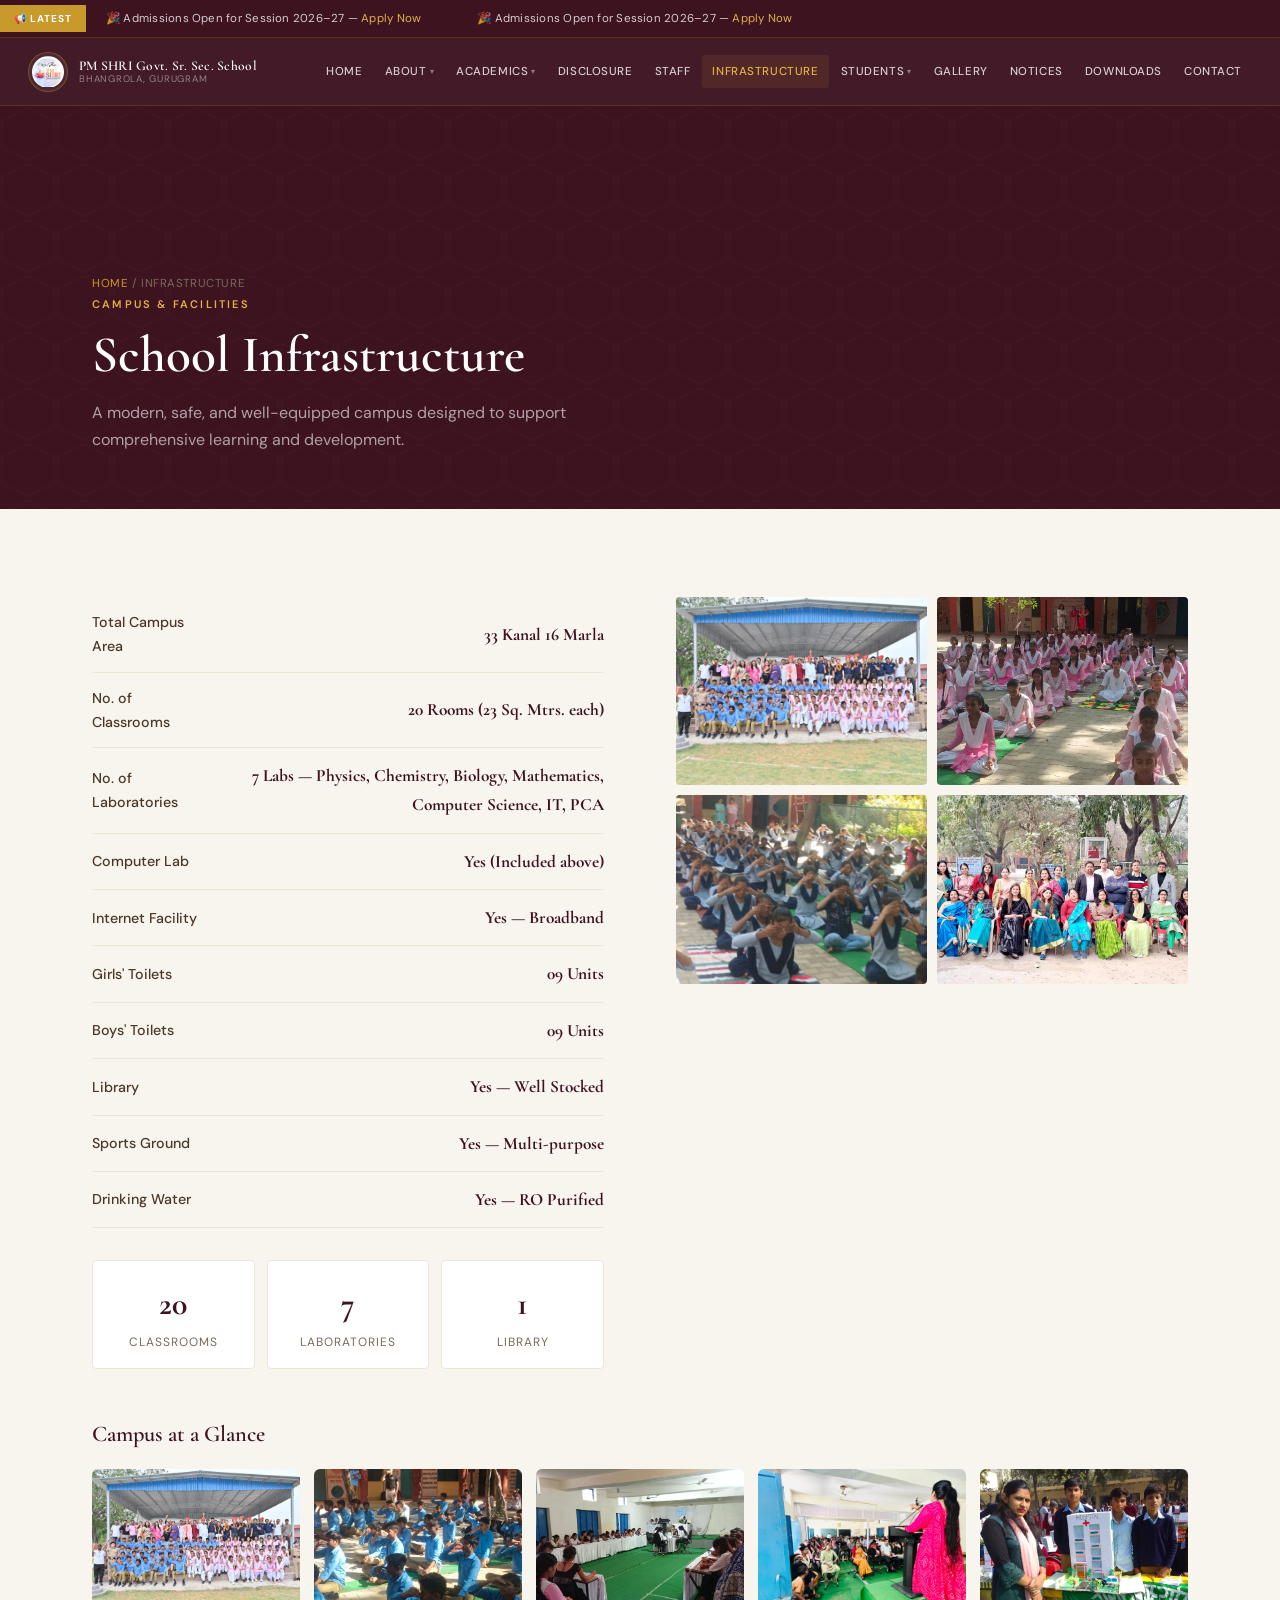
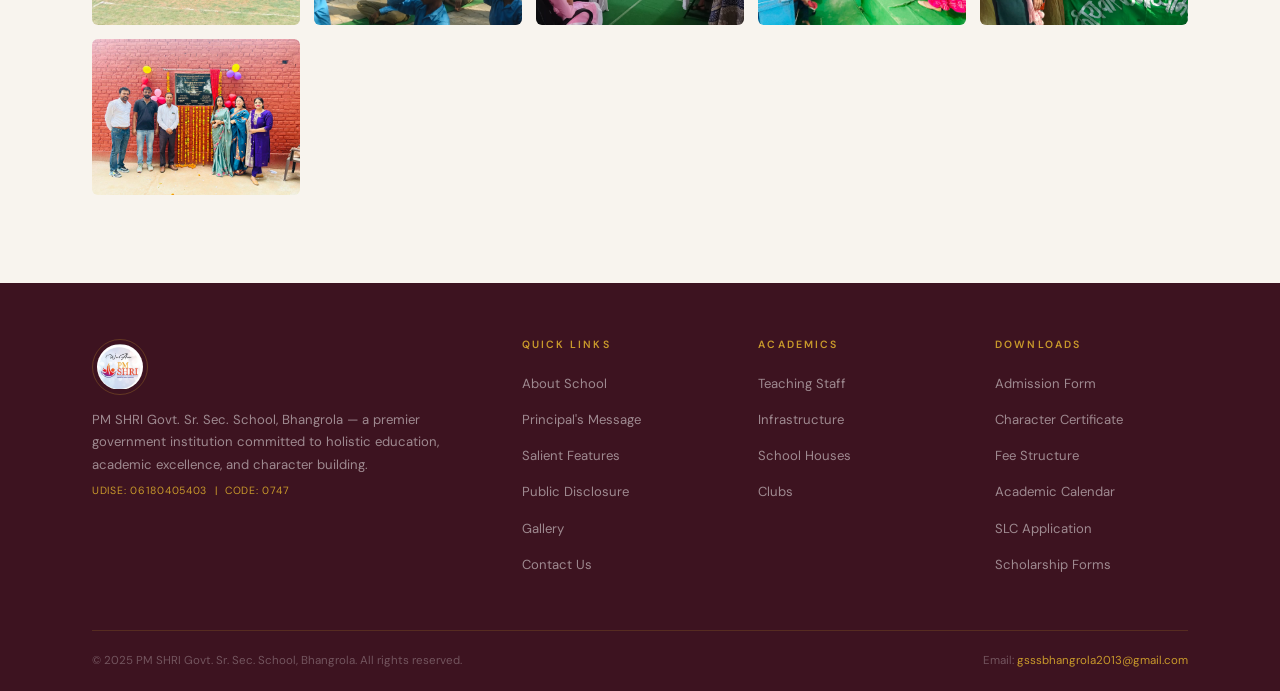
<file: infrastructure.html>
<!DOCTYPE html>
<html lang="en">
<head>
<meta charset="UTF-8">
<meta name="viewport" content="width=device-width, initial-scale=1.0">
<title>Infrastructure — PM SHRI Govt. Sr. Sec. School, Bhangrola</title>
<meta name="description" content="Campus and facilities at PM SHRI Govt. Sr. Sec. School, Bhangrola — classrooms, laboratories, library, and sports infrastructure.">
<link rel="preconnect" href="https://fonts.googleapis.com">
<link rel="preconnect" href="https://fonts.gstatic.com" crossorigin>
<link href="https://fonts.googleapis.com/css2?family=Cormorant+Garamond:ital,wght@0,400;0,500;0,600;0,700;1,400;1,600&family=DM+Sans:opsz,wght@9..40,300;9..40,400;9..40,500;9..40,600&display=swap" rel="stylesheet">
<link rel="stylesheet" href="css/style.css">
</head>
<body class="has-ticker">

<div class="ticker-wrap"><div class="ticker-inner"><div class="ticker-label">📢 Latest</div><div class="ticker-track">
  <span class="ticker-item">📋 Datesheet for Half-Yearly Examinations 2025–26 — <a href="downloads.html">Download</a></span>
  <span class="ticker-item">🎉 Admissions Open for Session 2025–26 — <a href="downloads.html">Apply Now</a></span>
  <span class="ticker-item">🏆 Class 12 Board Results — Maximum Scored 100% in All Streams!</span>
  <span class="ticker-item">🌿 Annual Plantation Drive — July 2025</span>
  <span class="ticker-item">📋 Datesheet for Half-Yearly Examinations 2025–26 — <a href="downloads.html">Download</a></span>
  <span class="ticker-item">🎉 Admissions Open for Session 2025–26 — <a href="downloads.html">Apply Now</a></span>
  <span class="ticker-item">🏆 Class 12 Board Results — Maximum Scored 100% in All Streams!</span>
  <span class="ticker-item">🌿 Annual Plantation Drive — July 2025</span>
</div></div></div>

<nav id="nav"><div class="nav-inner">
  <a href="index.html" class="nav-brand"><img src="assets/logo2.jpg" alt="School Logo"><div class="nav-brand-txt"><span class="nm">PM SHRI Govt. Sr. Sec. School</span><span class="sb">Bhangrola, Gurugram</span></div></a>
  <ul class="nav-links">
    <li><a href="index.html">Home</a></li>
    <li><a href="about.html">About <span class="ch">▾</span></a><div class="drop"><a href="about.html">About the School</a><a href="index.html#principal">Principal's Message</a></div></li>
    <li><a href="academics.html">Academics <span class="ch">▾</span></a><div class="drop"><a href="academics.html">Salient Features</a><a href="academics.html#syllabus">Curriculum &amp; Syllabus</a></div></li>
    <li><a href="disclosure.html">Disclosure</a></li>
    <li><a href="staff.html">Staff</a></li>
    <li><a href="infrastructure.html">Infrastructure</a></li>
    <li><a href="students.html">Students <span class="ch">▾</span></a><div class="drop"><a href="students.html">School Houses</a><a href="students.html#clubs">Clubs &amp; Activities</a><a href="students.html#enroll">Enrollment</a><a href="students.html#slc">SLC Tracking</a></div></li>
    <li><a href="gallery.html">Gallery</a></li>
    <li><a href="notices.html">Notices</a></li>
    <li><a href="downloads.html">Downloads</a></li>
    <li><a href="contact.html">Contact</a></li>
  </ul>
  <button class="hbg" id="hbg" aria-label="Menu"><span></span><span></span><span></span></button>
</div></nav>

<nav class="mob-nav" id="mob-nav">
  <a href="index.html">Home</a>
  <span class="mob-cat">About</span><a href="about.html">About the School</a><a href="index.html#principal">Principal's Message</a>
  <span class="mob-cat">Academics</span><a href="academics.html">Salient Features</a><a href="academics.html#syllabus">Curriculum &amp; Syllabus</a>
  <span class="mob-cat">Public Disclosure</span><a href="disclosure.html">Disclosure Information</a>
  <span class="mob-cat">Campus &amp; People</span><a href="staff.html">Staff</a><a href="infrastructure.html">Infrastructure</a>
  <span class="mob-cat">Students</span><a href="students.html">School Houses</a><a href="students.html#clubs">Clubs</a><a href="students.html#enroll">Enrollment</a><a href="students.html#slc">SLC Tracking</a>
  <span class="mob-cat">Media &amp; Info</span><a href="gallery.html">Gallery</a><a href="notices.html">Notices</a><a href="downloads.html">Downloads</a><a href="contact.html">Contact</a>
</nav>

<main>
<div class="page-hero"><div class="container">
  <span class="breadcrumb"><a href="index.html">Home</a> / Infrastructure</span>
  <span class="s-label">Campus &amp; Facilities</span>
  <h1>School Infrastructure</h1>
  <p>A modern, safe, and well-equipped campus designed to support comprehensive learning and development.</p>
</div></div>

<section class="section">
  <div class="container">
    <div class="infra-grid">
      <div class="rv">
        <table class="infra-tbl">
          <tr><td>Total Campus Area</td><td>33 Kanal 16 Marla</td></tr>
          <tr><td>No. of Classrooms</td><td>20 Rooms (23 Sq. Mtrs. each)</td></tr>
          <tr><td>No. of Laboratories</td><td>7 Labs — Physics, Chemistry, Biology, Mathematics, Computer Science, IT, PCA</td></tr>
          <tr><td>Computer Lab</td><td>Yes (Included above)</td></tr>
          <tr><td>Internet Facility</td><td>Yes — Broadband</td></tr>
          <tr><td>Girls' Toilets</td><td>09 Units</td></tr>
          <tr><td>Boys' Toilets</td><td>09 Units</td></tr>
          <tr><td>Library</td><td>Yes — Well Stocked</td></tr>
          <tr><td>Sports Ground</td><td>Yes — Multi-purpose</td></tr>
          <tr><td>Drinking Water</td><td>Yes — RO Purified</td></tr>
        </table>
        <div style="margin-top:32px">
          <div style="display:grid;grid-template-columns:repeat(3,1fr);gap:12px">
            <div style="text-align:center;background:var(--white);border:1px solid var(--bd-lt);border-radius:var(--r);padding:16px"><div style="font-family:'Cormorant Garamond',serif;font-size:2rem;font-weight:700;color:var(--burg)">20</div><div style="font-size:.75rem;color:var(--text-m);text-transform:uppercase;letter-spacing:.08em">Classrooms</div></div>
            <div style="text-align:center;background:var(--white);border:1px solid var(--bd-lt);border-radius:var(--r);padding:16px"><div style="font-family:'Cormorant Garamond',serif;font-size:2rem;font-weight:700;color:var(--burg)">7</div><div style="font-size:.75rem;color:var(--text-m);text-transform:uppercase;letter-spacing:.08em">Laboratories</div></div>
            <div style="text-align:center;background:var(--white);border:1px solid var(--bd-lt);border-radius:var(--r);padding:16px"><div style="font-family:'Cormorant Garamond',serif;font-size:2rem;font-weight:700;color:var(--burg)">1</div><div style="font-size:.75rem;color:var(--text-m);text-transform:uppercase;letter-spacing:.08em">Library</div></div>
          </div>
        </div>
      </div>
      <div class="rv">
        <div class="infra-photos">
          <img src="assets/schoolgrouppic.jpeg" alt="School Campus" class="infra-photo">
          <img src="assets/activities1.jpeg" alt="Classrooms" class="infra-photo">
          <img src="assets/activities3.jpeg" alt="Facilities" class="infra-photo">
          <img src="assets/teacherdepartment.jpeg" alt="Staff Room" class="infra-photo">
        </div>
      </div>
    </div>

    <div class="infra-sub rv">
      <h3>Campus at a Glance</h3>
      <div class="infra-cats">
        <div class="infra-cat"><img src="assets/schoolgrouppic.jpeg" alt="Campus"></div>
        <div class="infra-cat"><img src="assets/activities2.jpeg" alt="Classrooms"></div>
        <div class="infra-cat"><img src="assets/activities4.jpeg" alt="Laboratories"></div>
        <div class="infra-cat"><img src="assets/addressingeveryone.jpeg" alt="Conference"></div>
        <div class="infra-cat"><img src="assets/activities5.jpeg" alt="Sports"></div>
        <div class="infra-cat"><img src="assets/teacherdepartment2.jpeg" alt="Library"></div>
      </div>
    </div>
  </div>
</section>
</main>

<footer id="footer"><div class="container">
  <div class="footer-grid">
    <div class="foot-brand"><img src="assets/logo2.jpg" alt="School Logo"><p>PM SHRI Govt. Sr. Sec. School, Bhangrola — a premier government institution committed to holistic education, academic excellence, and character building.</p><div class="udise">UDISE: 06180405403 &nbsp;|&nbsp; Code: 0747</div></div>
    <div class="foot-col"><h4>Quick Links</h4><ul><li><a href="about.html">About School</a></li><li><a href="index.html#principal">Principal's Message</a></li><li><a href="academics.html">Salient Features</a></li><li><a href="disclosure.html">Public Disclosure</a></li><li><a href="gallery.html">Gallery</a></li><li><a href="contact.html">Contact Us</a></li></ul></div>
    <div class="foot-col"><h4>Academics</h4><ul><li><a href="staff.html">Teaching Staff</a></li><li><a href="infrastructure.html">Infrastructure</a></li><li><a href="students.html">School Houses</a></li><li><a href="students.html#clubs">Clubs</a></li></ul></div>
    <div class="foot-col"><h4>Downloads</h4><ul><li><a href="assets/AdmissionForm.pdf" target="_blank">Admission Form</a></li><li><a href="assets/CharacerCertificate.pdf" target="_blank">Character Certificate</a></li><li><a href="downloads.html">Fee Structure</a></li><li><a href="downloads.html">Academic Calendar</a></li><li><a href="downloads.html">SLC Application</a></li><li><a href="downloads.html">Scholarship Forms</a></li></ul></div>
  </div>
  <div class="foot-btm"><span>© 2025 PM SHRI Govt. Sr. Sec. School, Bhangrola. All rights reserved.</span><span>Email: <a href="mailto:gsssbhangrola2013@gmail.com">gsssbhangrola2013@gmail.com</a></span></div>
</div></footer>

<button class="scroll-top" id="scroll-top" aria-label="Back to top">↑</button>
<script src="js/main.js"></script>
</body>
</html>
</file>
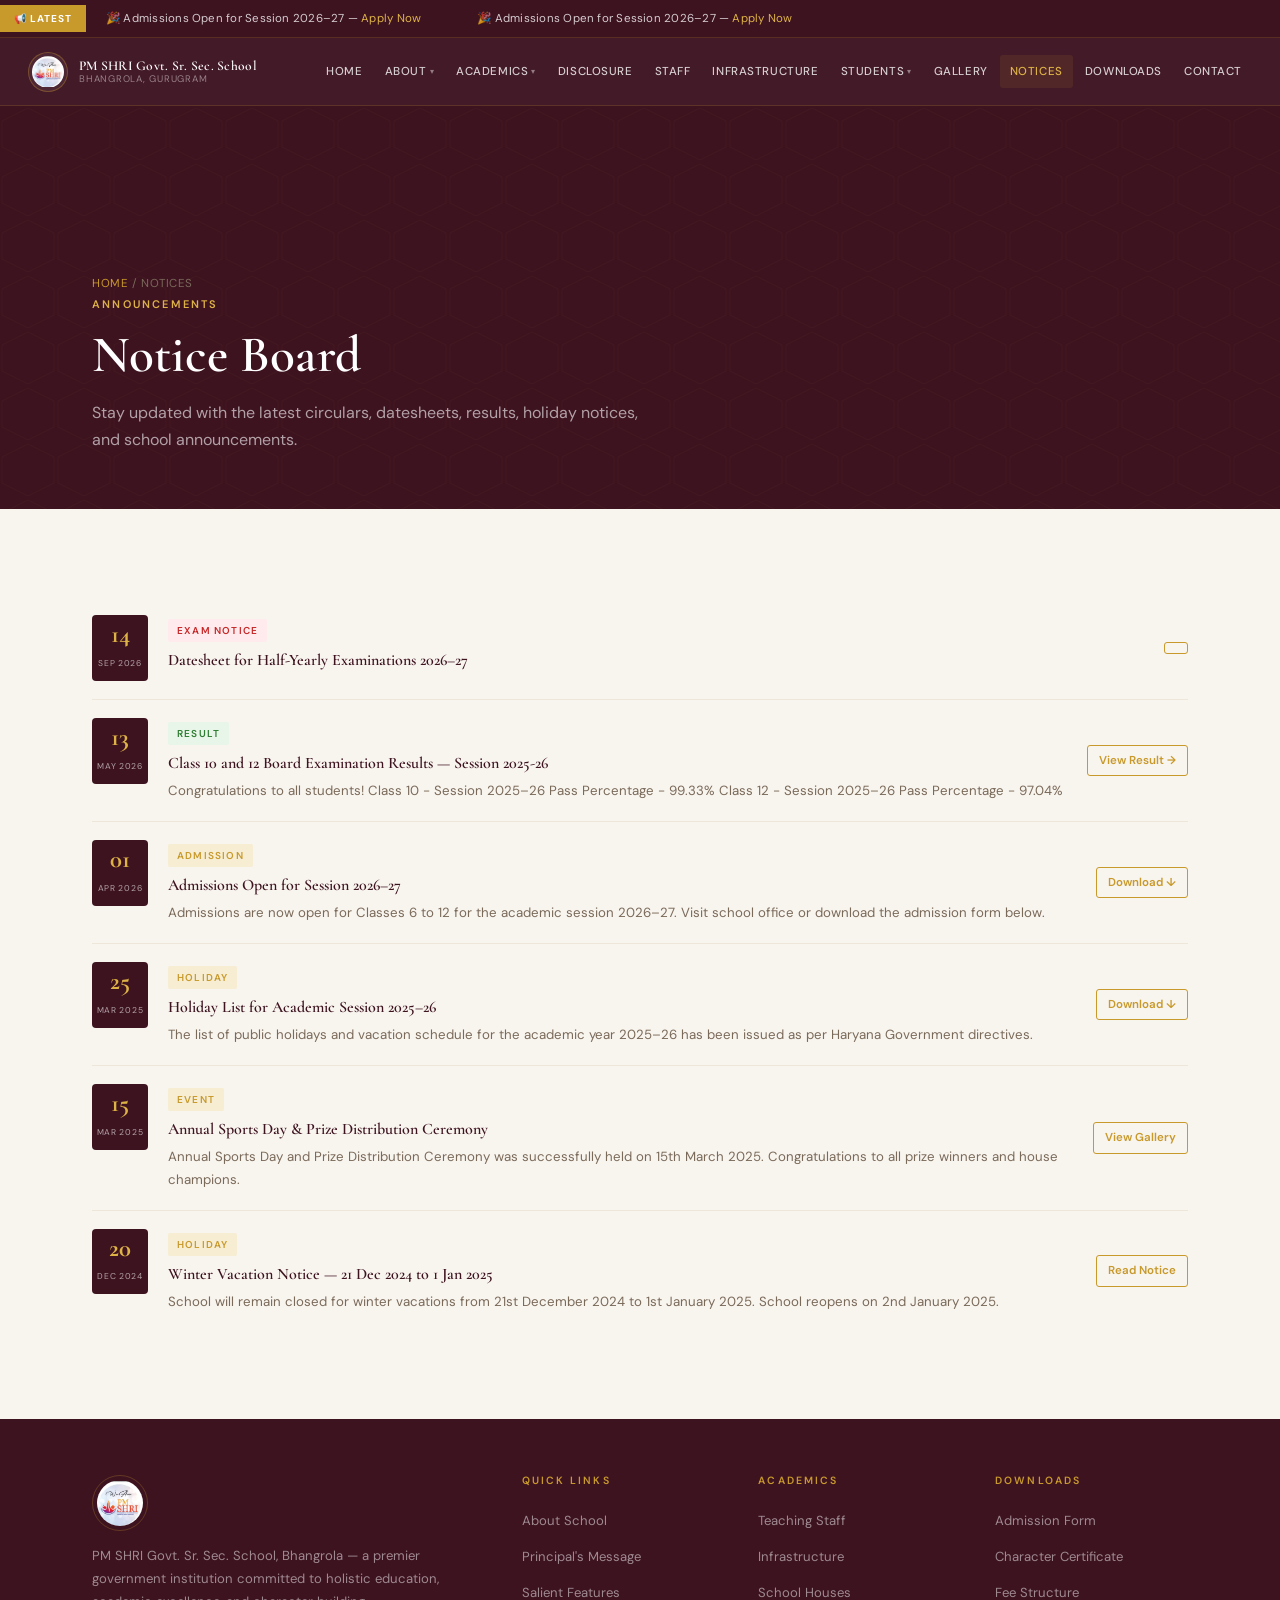
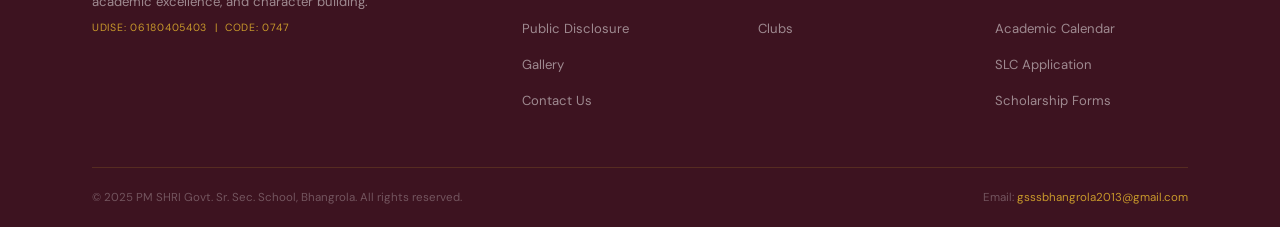
<file: notices.html>
<!DOCTYPE html>
<html lang="en">
<head>
<meta charset="UTF-8">
<meta name="viewport" content="width=device-width, initial-scale=1.0">
<title>Notice Board — PM SHRI Govt. Sr. Sec. School, Bhangrola</title>
<meta name="description" content="Latest circulars, datesheets, results, holiday notices and announcements from PM SHRI Govt. Sr. Sec. School, Bhangrola.">
<link rel="preconnect" href="https://fonts.googleapis.com">
<link rel="preconnect" href="https://fonts.gstatic.com" crossorigin>
<link href="https://fonts.googleapis.com/css2?family=Cormorant+Garamond:ital,wght@0,400;0,500;0,600;0,700;1,400;1,600&family=DM+Sans:opsz,wght@9..40,300;9..40,400;9..40,500;9..40,600&display=swap" rel="stylesheet">
<link rel="stylesheet" href="css/style.css">
</head>
<body class="has-ticker">

<div class="ticker-wrap"><div class="ticker-inner"><div class="ticker-label">📢 Latest</div><div class="ticker-track">
  <span class="ticker-item">📋 Datesheet for Half-Yearly Examinations 2025–26 — <a href="downloads.html">Download</a></span>
  <span class="ticker-item">🎉 Admissions Open for Session 2025–26 — <a href="downloads.html">Apply Now</a></span>
  <span class="ticker-item">🏆 Class 12 Board Results — Maximum Scored 100% in All Streams!</span>
  <span class="ticker-item">🌿 Annual Plantation Drive — July 2025</span>
  <span class="ticker-item">📋 Datesheet for Half-Yearly Examinations 2025–26 — <a href="downloads.html">Download</a></span>
  <span class="ticker-item">🎉 Admissions Open for Session 2025–26 — <a href="downloads.html">Apply Now</a></span>
  <span class="ticker-item">🏆 Class 12 Board Results — Maximum Scored 100% in All Streams!</span>
  <span class="ticker-item">🌿 Annual Plantation Drive — July 2025</span>
</div></div></div>

<nav id="nav"><div class="nav-inner">
  <a href="index.html" class="nav-brand"><img src="assets/logo2.jpg" alt="School Logo"><div class="nav-brand-txt"><span class="nm">PM SHRI Govt. Sr. Sec. School</span><span class="sb">Bhangrola, Gurugram</span></div></a>
  <ul class="nav-links">
    <li><a href="index.html">Home</a></li>
    <li><a href="about.html">About <span class="ch">▾</span></a><div class="drop"><a href="about.html">About the School</a><a href="index.html#principal">Principal's Message</a></div></li>
    <li><a href="academics.html">Academics <span class="ch">▾</span></a><div class="drop"><a href="academics.html">Salient Features</a><a href="academics.html#syllabus">Curriculum &amp; Syllabus</a></div></li>
    <li><a href="disclosure.html">Disclosure</a></li>
    <li><a href="staff.html">Staff</a></li>
    <li><a href="infrastructure.html">Infrastructure</a></li>
    <li><a href="students.html">Students <span class="ch">▾</span></a><div class="drop"><a href="students.html">School Houses</a><a href="students.html#clubs">Clubs &amp; Activities</a><a href="students.html#enroll">Enrollment</a><a href="students.html#slc">SLC Tracking</a></div></li>
    <li><a href="gallery.html">Gallery</a></li>
    <li><a href="notices.html">Notices</a></li>
    <li><a href="downloads.html">Downloads</a></li>
    <li><a href="contact.html">Contact</a></li>
  </ul>
  <button class="hbg" id="hbg" aria-label="Menu"><span></span><span></span><span></span></button>
</div></nav>

<nav class="mob-nav" id="mob-nav">
  <a href="index.html">Home</a>
  <span class="mob-cat">About</span><a href="about.html">About the School</a><a href="index.html#principal">Principal's Message</a>
  <span class="mob-cat">Academics</span><a href="academics.html">Salient Features</a><a href="academics.html#syllabus">Curriculum &amp; Syllabus</a>
  <span class="mob-cat">Public Disclosure</span><a href="disclosure.html">Disclosure Information</a>
  <span class="mob-cat">Campus &amp; People</span><a href="staff.html">Staff</a><a href="infrastructure.html">Infrastructure</a>
  <span class="mob-cat">Students</span><a href="students.html">School Houses</a><a href="students.html#clubs">Clubs</a><a href="students.html#enroll">Enrollment</a><a href="students.html#slc">SLC Tracking</a>
  <span class="mob-cat">Media &amp; Info</span><a href="gallery.html">Gallery</a><a href="notices.html">Notices</a><a href="downloads.html">Downloads</a><a href="contact.html">Contact</a>
</nav>

<main>
<div class="page-hero"><div class="container">
  <span class="breadcrumb"><a href="index.html">Home</a> / Notices</span>
  <span class="s-label">Announcements</span>
  <h1>Notice Board</h1>
  <p>Stay updated with the latest circulars, datesheets, results, holiday notices, and school announcements.</p>
</div></div>

<section class="section">
  <div class="container">
    <div class="notices-list rv" id="notices-grid" data-notices data-show-year="true"></div>
  </div>
</section>
</main>

<footer id="footer"><div class="container">
  <div class="footer-grid">
    <div class="foot-brand"><img src="assets/logo2.jpg" alt="School Logo"><p>PM SHRI Govt. Sr. Sec. School, Bhangrola — a premier government institution committed to holistic education, academic excellence, and character building.</p><div class="udise">UDISE: 06180405403 &nbsp;|&nbsp; Code: 0747</div></div>
    <div class="foot-col"><h4>Quick Links</h4><ul><li><a href="about.html">About School</a></li><li><a href="index.html#principal">Principal's Message</a></li><li><a href="academics.html">Salient Features</a></li><li><a href="disclosure.html">Public Disclosure</a></li><li><a href="gallery.html">Gallery</a></li><li><a href="contact.html">Contact Us</a></li></ul></div>
    <div class="foot-col"><h4>Academics</h4><ul><li><a href="staff.html">Teaching Staff</a></li><li><a href="infrastructure.html">Infrastructure</a></li><li><a href="students.html">School Houses</a></li><li><a href="students.html#clubs">Clubs</a></li></ul></div>
    <div class="foot-col"><h4>Downloads</h4><ul><li><a href="assets/AdmissionForm.pdf" target="_blank">Admission Form</a></li><li><a href="assets/CharacerCertificate.pdf" target="_blank">Character Certificate</a></li><li><a href="downloads.html">Fee Structure</a></li><li><a href="downloads.html">Academic Calendar</a></li><li><a href="downloads.html">SLC Application</a></li><li><a href="downloads.html">Scholarship Forms</a></li></ul></div>
  </div>
  <div class="foot-btm"><span>© 2025 PM SHRI Govt. Sr. Sec. School, Bhangrola. All rights reserved.</span><span>Email: <a href="mailto:gsssbhangrola2013@gmail.com">gsssbhangrola2013@gmail.com</a></span></div>
</div></footer>

<button class="scroll-top" id="scroll-top" aria-label="Back to top">↑</button>
<script src="js/main.js"></script>
</body>
</html>
</file>
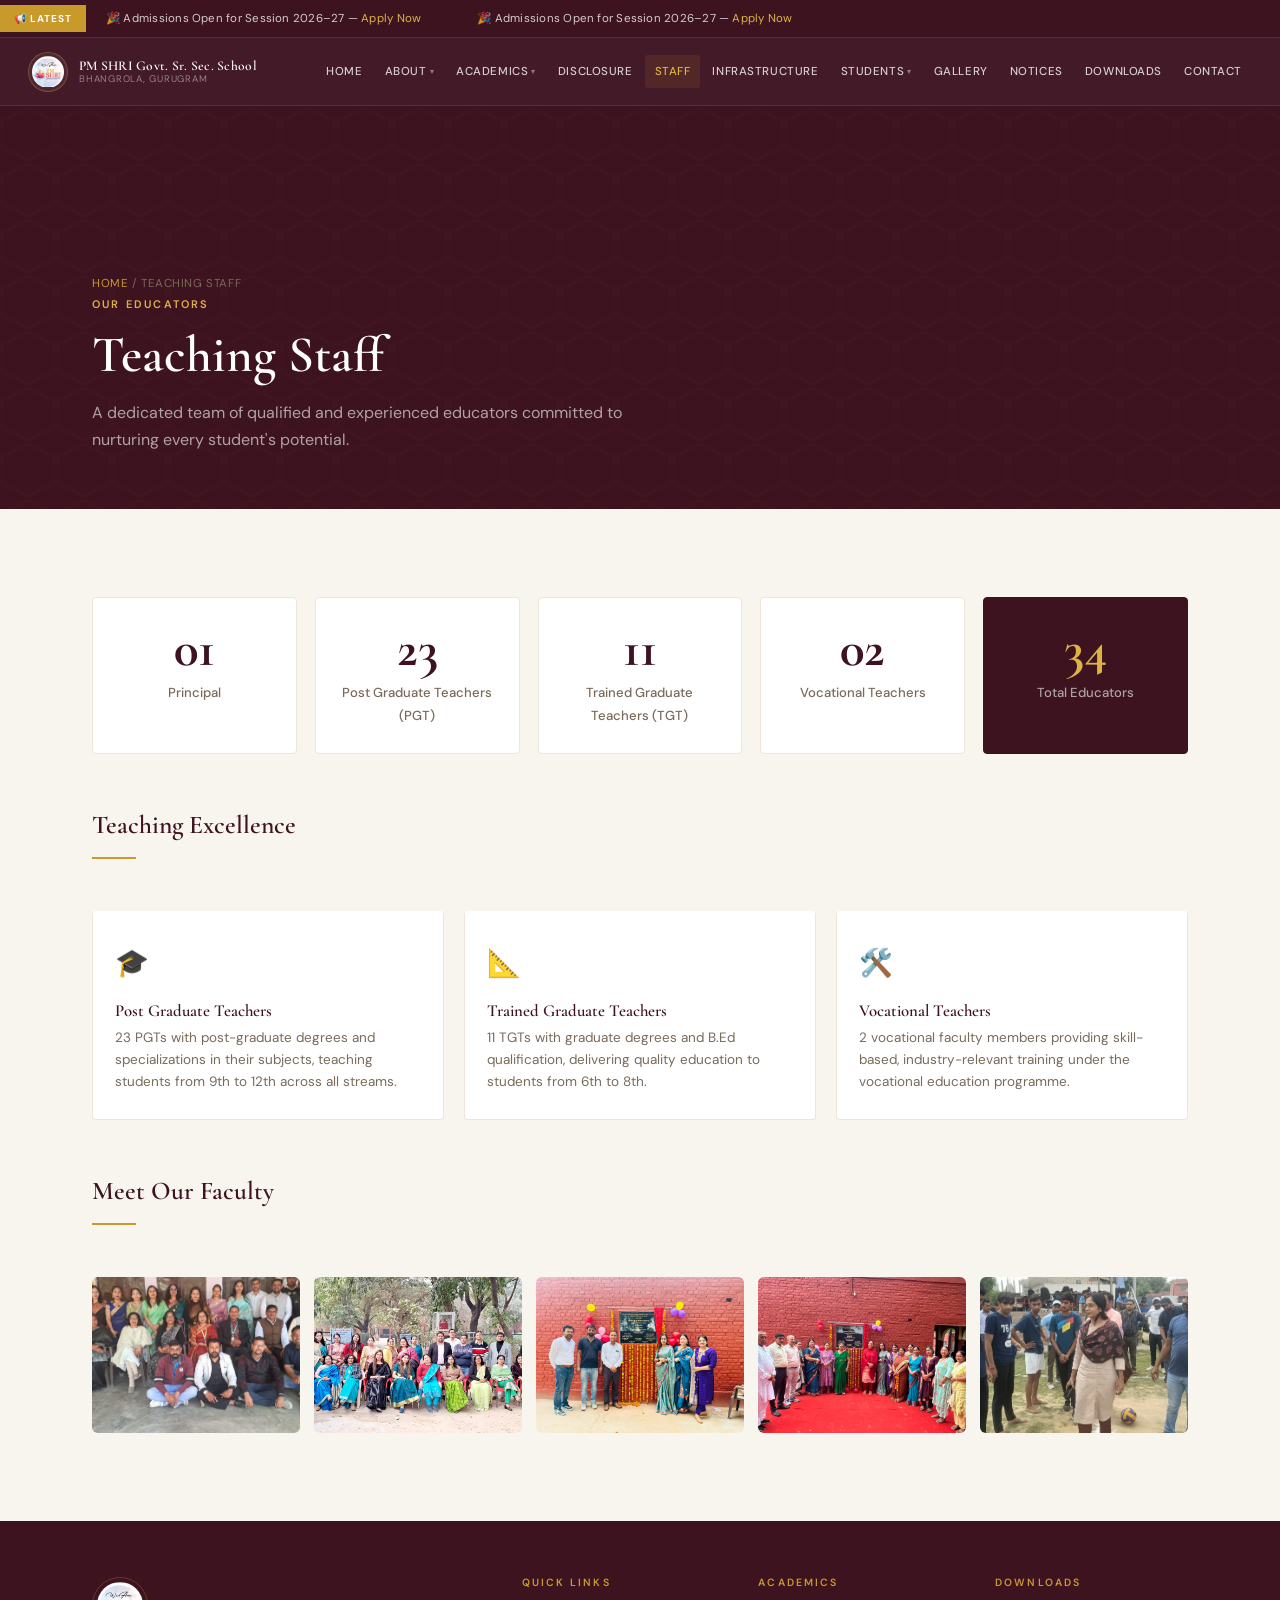
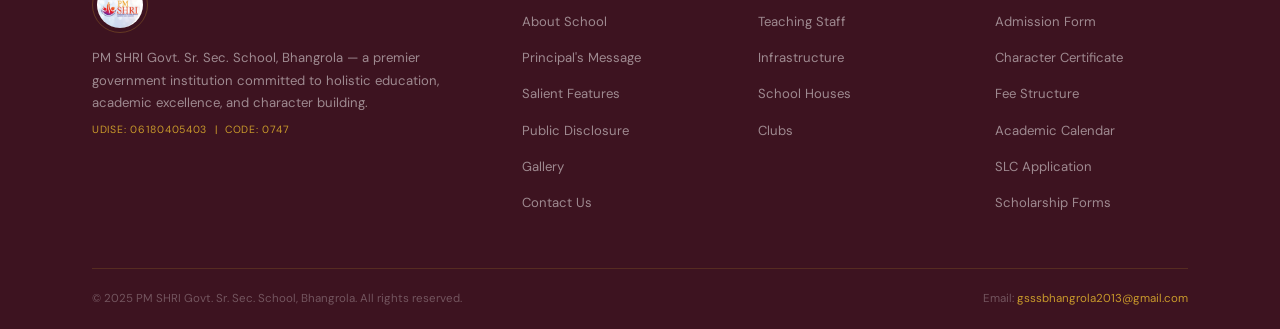
<file: staff.html>
<!DOCTYPE html>
<html lang="en">
<head>
<meta charset="UTF-8">
<meta name="viewport" content="width=device-width, initial-scale=1.0">
<title>Teaching Staff — PM SHRI Govt. Sr. Sec. School, Bhangrola</title>
<meta name="description" content="Meet the teaching staff of PM SHRI Govt. Sr. Sec. School, Bhangrola — Principal, PGTs, TGTs and Vocational Teachers.">
<link rel="preconnect" href="https://fonts.googleapis.com">
<link rel="preconnect" href="https://fonts.gstatic.com" crossorigin>
<link href="https://fonts.googleapis.com/css2?family=Cormorant+Garamond:ital,wght@0,400;0,500;0,600;0,700;1,400;1,600&family=DM+Sans:opsz,wght@9..40,300;9..40,400;9..40,500;9..40,600&display=swap" rel="stylesheet">
<link rel="stylesheet" href="css/style.css">
</head>
<body class="has-ticker">

<div class="ticker-wrap"><div class="ticker-inner"><div class="ticker-label">📢 Latest</div><div class="ticker-track">
  <span class="ticker-item">📋 Datesheet for Half-Yearly Examinations 2025–26 — <a href="downloads.html">Download</a></span>
  <span class="ticker-item">🎉 Admissions Open for Session 2025–26 — <a href="downloads.html">Apply Now</a></span>
  <span class="ticker-item">🏆 Class 12 Board Results — Maximum Scored 100% in All Streams!</span>
  <span class="ticker-item">🌿 Annual Plantation Drive — July 2025</span>
  <span class="ticker-item">📋 Datesheet for Half-Yearly Examinations 2025–26 — <a href="downloads.html">Download</a></span>
  <span class="ticker-item">🎉 Admissions Open for Session 2025–26 — <a href="downloads.html">Apply Now</a></span>
  <span class="ticker-item">🏆 Class 12 Board Results — Maximum Scored 100% in All Streams!</span>
  <span class="ticker-item">🌿 Annual Plantation Drive — July 2025</span>
</div></div></div>

<nav id="nav"><div class="nav-inner">
  <a href="index.html" class="nav-brand"><img src="assets/logo2.jpg" alt="School Logo"><div class="nav-brand-txt"><span class="nm">PM SHRI Govt. Sr. Sec. School</span><span class="sb">Bhangrola, Gurugram</span></div></a>
  <ul class="nav-links">
    <li><a href="index.html">Home</a></li>
    <li><a href="about.html">About <span class="ch">▾</span></a><div class="drop"><a href="about.html">About the School</a><a href="index.html#principal">Principal's Message</a></div></li>
    <li><a href="academics.html">Academics <span class="ch">▾</span></a><div class="drop"><a href="academics.html">Salient Features</a><a href="academics.html#syllabus">Curriculum &amp; Syllabus</a></div></li>
    <li><a href="disclosure.html">Disclosure</a></li>
    <li><a href="staff.html">Staff</a></li>
    <li><a href="infrastructure.html">Infrastructure</a></li>
    <li><a href="students.html">Students <span class="ch">▾</span></a><div class="drop"><a href="students.html">School Houses</a><a href="students.html#clubs">Clubs &amp; Activities</a><a href="students.html#enroll">Enrollment</a><a href="students.html#slc">SLC Tracking</a></div></li>
    <li><a href="gallery.html">Gallery</a></li>
    <li><a href="notices.html">Notices</a></li>
    <li><a href="downloads.html">Downloads</a></li>
    <li><a href="contact.html">Contact</a></li>
  </ul>
  <button class="hbg" id="hbg" aria-label="Menu"><span></span><span></span><span></span></button>
</div></nav>

<nav class="mob-nav" id="mob-nav">
  <a href="index.html">Home</a>
  <span class="mob-cat">About</span><a href="about.html">About the School</a><a href="index.html#principal">Principal's Message</a>
  <span class="mob-cat">Academics</span><a href="academics.html">Salient Features</a><a href="academics.html#syllabus">Curriculum &amp; Syllabus</a>
  <span class="mob-cat">Public Disclosure</span><a href="disclosure.html">Disclosure Information</a>
  <span class="mob-cat">Campus &amp; People</span><a href="staff.html">Staff</a><a href="infrastructure.html">Infrastructure</a>
  <span class="mob-cat">Students</span><a href="students.html">School Houses</a><a href="students.html#clubs">Clubs</a><a href="students.html#enroll">Enrollment</a><a href="students.html#slc">SLC Tracking</a>
  <span class="mob-cat">Media &amp; Info</span><a href="gallery.html">Gallery</a><a href="notices.html">Notices</a><a href="downloads.html">Downloads</a><a href="contact.html">Contact</a>
</nav>

<main>
<div class="page-hero"><div class="container">
  <span class="breadcrumb"><a href="index.html">Home</a> / Teaching Staff</span>
  <span class="s-label">Our Educators</span>
  <h1>Teaching Staff</h1>
  <p>A dedicated team of qualified and experienced educators committed to nurturing every student's potential.</p>
</div></div>

<section class="section">
  <div class="container">
    <div class="staff-grid rv">
      <div class="staff-card"><span class="staff-n">01</span><div class="staff-t">Principal</div></div>
      <div class="staff-card"><span class="staff-n">23</span><div class="staff-t">Post Graduate Teachers (PGT)</div></div>
      <div class="staff-card"><span class="staff-n">11</span><div class="staff-t">Trained Graduate Teachers (TGT)</div></div>
      <div class="staff-card"><span class="staff-n">02</span><div class="staff-t">Vocational Teachers</div></div>
      <div class="staff-card" style="background:var(--burg);border-color:var(--burg)"><span class="staff-n" style="color:var(--gold-lt)">34</span><div class="staff-t" style="color:rgba(255,255,255,.6)">Total Educators</div></div>
    </div>

    <div style="margin-top:56px">
      <div class="s-head rv"><h3 style="font-size:1.6rem;margin-bottom:16px">Teaching Excellence</h3><div class="divider"></div></div>
      <div style="display:grid;grid-template-columns:repeat(auto-fill,minmax(280px,1fr));gap:20px" class="rv">
        <div class="feat-card"><span class="feat-icon">🎓</span><h3>Post Graduate Teachers</h3><p>23 PGTs with post-graduate degrees and specializations in their subjects, teaching students from 9th to 12th across all streams.</p></div>
        <div class="feat-card"><span class="feat-icon">📐</span><h3>Trained Graduate Teachers</h3><p>11 TGTs with graduate degrees and B.Ed qualification, delivering quality education to students from 6th to 8th.</p></div>
        <div class="feat-card"><span class="feat-icon">🛠️</span><h3>Vocational Teachers</h3><p>2 vocational faculty members providing skill-based, industry-relevant training under the vocational education programme.</p></div>
      </div>
    </div>

    <div style="margin-top:56px">
      <div class="s-head rv"><h3 style="font-size:1.6rem;margin-bottom:16px">Meet Our Faculty</h3><div class="divider"></div></div>
      <div class="infra-cats rv">
        <div class="infra-cat"><img src="assets/allstaff.jpeg" alt="All Staff"></div>
        <div class="infra-cat"><img src="assets/teacherdepartment.jpeg" alt="Science Department"></div>
        <div class="infra-cat"><img src="assets/teacherdepartment2.jpeg" alt="Humanities Faculty"></div>
        <div class="infra-cat"><img src="assets/teacherdepartment3.jpeg" alt="Commerce Department"></div>
        <div class="infra-cat"><img src="assets/teacherrounds.jpeg" alt="Academic Rounds"></div>
      </div>
    </div>
  </div>
</section>
</main>

<footer id="footer"><div class="container">
  <div class="footer-grid">
    <div class="foot-brand"><img src="assets/logo2.jpg" alt="School Logo"><p>PM SHRI Govt. Sr. Sec. School, Bhangrola — a premier government institution committed to holistic education, academic excellence, and character building.</p><div class="udise">UDISE: 06180405403 &nbsp;|&nbsp; Code: 0747</div></div>
    <div class="foot-col"><h4>Quick Links</h4><ul><li><a href="about.html">About School</a></li><li><a href="index.html#principal">Principal's Message</a></li><li><a href="academics.html">Salient Features</a></li><li><a href="disclosure.html">Public Disclosure</a></li><li><a href="gallery.html">Gallery</a></li><li><a href="contact.html">Contact Us</a></li></ul></div>
    <div class="foot-col"><h4>Academics</h4><ul><li><a href="staff.html">Teaching Staff</a></li><li><a href="infrastructure.html">Infrastructure</a></li><li><a href="students.html">School Houses</a></li><li><a href="students.html#clubs">Clubs</a></li></ul></div>
    <div class="foot-col"><h4>Downloads</h4><ul><li><a href="assets/AdmissionForm.pdf" target="_blank">Admission Form</a></li><li><a href="assets/CharacerCertificate.pdf" target="_blank">Character Certificate</a></li><li><a href="downloads.html">Fee Structure</a></li><li><a href="downloads.html">Academic Calendar</a></li><li><a href="downloads.html">SLC Application</a></li><li><a href="downloads.html">Scholarship Forms</a></li></ul></div>
  </div>
  <div class="foot-btm"><span>© 2025 PM SHRI Govt. Sr. Sec. School, Bhangrola. All rights reserved.</span><span>Email: <a href="mailto:gsssbhangrola2013@gmail.com">gsssbhangrola2013@gmail.com</a></span></div>
</div></footer>

<button class="scroll-top" id="scroll-top" aria-label="Back to top">↑</button>
<script src="js/main.js"></script>
</body>
</html>
</file>
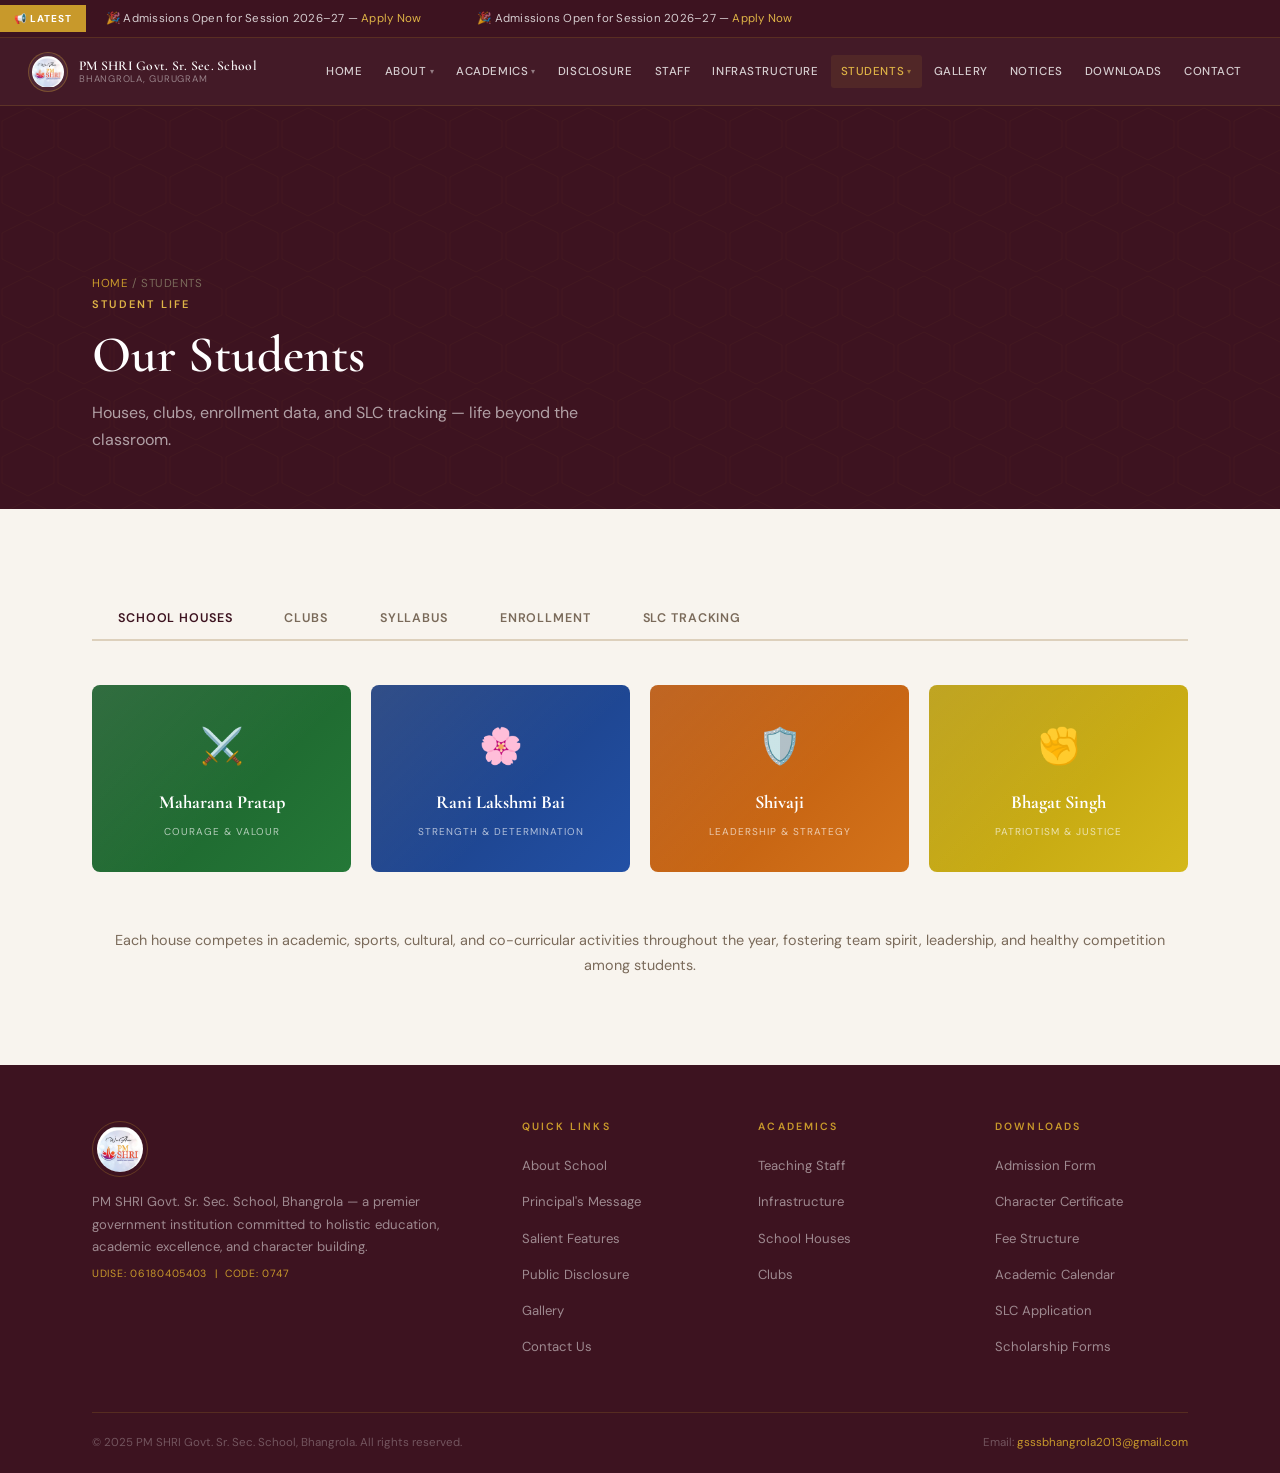
<file: students.html>
<!DOCTYPE html>
<html lang="en">
<head>
<meta charset="UTF-8">
<meta name="viewport" content="width=device-width, initial-scale=1.0">
<title>Students — PM SHRI Govt. Sr. Sec. School, Bhangrola</title>
<meta name="description" content="School Houses, Clubs, Enrollment data and SLC tracking at PM SHRI Govt. Sr. Sec. School, Bhangrola.">
<link rel="preconnect" href="https://fonts.googleapis.com">
<link rel="preconnect" href="https://fonts.gstatic.com" crossorigin>
<link href="https://fonts.googleapis.com/css2?family=Cormorant+Garamond:ital,wght@0,400;0,500;0,600;0,700;1,400;1,600&family=DM+Sans:opsz,wght@9..40,300;9..40,400;9..40,500;9..40,600&display=swap" rel="stylesheet">
<link rel="stylesheet" href="css/style.css">
</head>
<body class="has-ticker">

<div class="ticker-wrap"><div class="ticker-inner"><div class="ticker-label">📢 Latest</div><div class="ticker-track">
  <span class="ticker-item">📋 Datesheet for Half-Yearly Examinations 2025–26 — <a href="downloads.html">Download</a></span>
  <span class="ticker-item">🎉 Admissions Open for Session 2025–26 — <a href="downloads.html">Apply Now</a></span>
  <span class="ticker-item">🏆 Class 12 Board Results — Maximum Scored 100% in All Streams!</span>
  <span class="ticker-item">🌿 Annual Plantation Drive — July 2025</span>
  <span class="ticker-item">📋 Datesheet for Half-Yearly Examinations 2025–26 — <a href="downloads.html">Download</a></span>
  <span class="ticker-item">🎉 Admissions Open for Session 2025–26 — <a href="downloads.html">Apply Now</a></span>
  <span class="ticker-item">🏆 Class 12 Board Results — Maximum Scored 100% in All Streams!</span>
  <span class="ticker-item">🌿 Annual Plantation Drive — July 2025</span>
</div></div></div>

<nav id="nav"><div class="nav-inner">
  <a href="index.html" class="nav-brand"><img src="assets/logo2.jpg" alt="School Logo"><div class="nav-brand-txt"><span class="nm">PM SHRI Govt. Sr. Sec. School</span><span class="sb">Bhangrola, Gurugram</span></div></a>
  <ul class="nav-links">
    <li><a href="index.html">Home</a></li>
    <li><a href="about.html">About <span class="ch">▾</span></a><div class="drop"><a href="about.html">About the School</a><a href="index.html#principal">Principal's Message</a></div></li>
    <li><a href="academics.html">Academics <span class="ch">▾</span></a><div class="drop"><a href="academics.html">Salient Features</a><a href="academics.html#syllabus">Curriculum &amp; Syllabus</a></div></li>
    <li><a href="disclosure.html">Disclosure</a></li>
    <li><a href="staff.html">Staff</a></li>
    <li><a href="infrastructure.html">Infrastructure</a></li>
    <li><a href="students.html">Students <span class="ch">▾</span></a><div class="drop"><a href="students.html">School Houses</a><a href="students.html#clubs">Clubs &amp; Activities</a><a href="students.html#enroll">Enrollment</a><a href="students.html#slc">SLC Tracking</a></div></li>
    <li><a href="gallery.html">Gallery</a></li>
    <li><a href="notices.html">Notices</a></li>
    <li><a href="downloads.html">Downloads</a></li>
    <li><a href="contact.html">Contact</a></li>
  </ul>
  <button class="hbg" id="hbg" aria-label="Menu"><span></span><span></span><span></span></button>
</div></nav>

<nav class="mob-nav" id="mob-nav">
  <a href="index.html">Home</a>
  <span class="mob-cat">About</span><a href="about.html">About the School</a><a href="index.html#principal">Principal's Message</a>
  <span class="mob-cat">Academics</span><a href="academics.html">Salient Features</a><a href="academics.html#syllabus">Curriculum &amp; Syllabus</a>
  <span class="mob-cat">Public Disclosure</span><a href="disclosure.html">Disclosure Information</a>
  <span class="mob-cat">Campus &amp; People</span><a href="staff.html">Staff</a><a href="infrastructure.html">Infrastructure</a>
  <span class="mob-cat">Students</span><a href="students.html">School Houses</a><a href="students.html#clubs">Clubs</a><a href="students.html#enroll">Enrollment</a><a href="students.html#slc">SLC Tracking</a>
  <span class="mob-cat">Media &amp; Info</span><a href="gallery.html">Gallery</a><a href="notices.html">Notices</a><a href="downloads.html">Downloads</a><a href="contact.html">Contact</a>
</nav>

<main>
<div class="page-hero"><div class="container">
  <span class="breadcrumb"><a href="index.html">Home</a> / Students</span>
  <span class="s-label">Student Life</span>
  <h1>Our Students</h1>
  <p>Houses, clubs, enrollment data, and SLC tracking — life beyond the classroom.</p>
</div></div>

<section class="section">
  <div class="container">
    <div class="tabs">
      <button class="tab-btn active" data-tab="houses">School Houses</button>
      <button class="tab-btn" data-tab="clubs">Clubs</button>
      <button class="tab-btn" data-tab="syllabus">Syllabus</button>
      <button class="tab-btn" data-tab="enroll">Enrollment</button>
      <button class="tab-btn" data-tab="slc">SLC Tracking</button>
    </div>

    <div class="tab-pnl active" id="tab-houses">
      <div class="houses-grid">
        <div class="house-card h-pratap rv"><span class="house-icon">⚔️</span><div class="house-nm">Maharana Pratap</div><div class="house-sub">Courage &amp; Valour</div></div>
        <div class="house-card h-lakshmi rv"><span class="house-icon">🌸</span><div class="house-nm">Rani Lakshmi Bai</div><div class="house-sub">Strength &amp; Determination</div></div>
        <div class="house-card h-shivaji rv"><span class="house-icon">🛡️</span><div class="house-nm">Shivaji</div><div class="house-sub">Leadership &amp; Strategy</div></div>
        <div class="house-card h-bhagat rv"><span class="house-icon">✊</span><div class="house-nm">Bhagat Singh</div><div class="house-sub">Patriotism &amp; Justice</div></div>
      </div>
      <p style="color:var(--text-m);font-size:.9rem;text-align:center">Each house competes in academic, sports, cultural, and co-curricular activities throughout the year, fostering team spirit, leadership, and healthy competition among students.</p>
    </div>

    <div class="tab-pnl" id="tab-clubs">
      <div class="clubs-grid">
        <div class="club-card rv"><div class="club-nm">Eco Club</div></div>
        <div class="club-card rv"><div class="club-nm">Sports Club</div></div>
        <div class="club-card rv"><div class="club-nm">Aadhaar ID &amp; Updation Committee</div></div>
        <div class="club-card rv"><div class="club-nm">Science &amp; Innovation Club</div></div>
        <div class="club-card rv"><div class="club-nm">Legal Literacy Club</div></div>
        <div class="club-card rv"><div class="club-nm">Disaster Management Committee</div></div>
        <div class="club-card rv"><div class="club-nm">Ganit Gyan Club</div></div>
        <div class="club-card rv"><div class="club-nm">Yoga Club</div></div>
        <div class="club-card rv"><div class="club-nm">Balika Manch</div></div>
        <div class="club-card rv"><div class="club-nm">Red Ribbon Club</div></div>
        <div class="club-card rv"><div class="club-nm">Gita Jayanti Committee</div></div>
        <div class="club-card rv"><div class="club-nm">Cultural Committee</div></div>
        <div class="club-card rv"><div class="club-nm">Dhakad Club</div></div>
        <div class="club-card rv"><div class="club-nm">BBBP (Beti Bachao Beti Padhao) Committee</div></div>
        <div class="club-card rv"><div class="club-nm">Women &amp; Child Safety Committee (POCSO &amp; POSH)</div></div>
        <div class="club-card rv"><div class="club-nm">SMC (School Management Committee)</div></div>
        <div class="club-card rv"><div class="club-nm">School Safety Committee</div></div>
        <div class="club-card rv"><div class="club-nm">Road Safety Committee</div></div>
        <div class="club-card rv"><div class="club-nm">ULLAS Committee</div></div>
        <div class="club-card rv"><div class="club-nm">Cyber Safety Committee</div></div>
        <div class="club-card rv"><div class="club-nm">Hygiene &amp; Sanitation Committee</div></div>
      </div>
    </div>

    <div class="tab-pnl" id="tab-syllabus">
      <p class="s-sub" style="margin-bottom:24px">Subject-wise syllabus follows Haryana Board of School Education (HBSE) curriculum for all classes.</p>
      <div class="syllabus-grid">
        <div class="syl-card"><span class="syl-cls">Classes VI – VIII</span><h4>Middle School</h4><p>Hindi, English, Mathematics, Science, Social Studies, Sanskrit, Drawing</p></div>
        <div class="syl-card"><span class="syl-cls">Classes IX – X</span><h4>Secondary</h4><p>Hindi, English, Mathematics, Science, Social Science, NSQF (IT/PCA) (Optional), PE</p></div>
        <div class="syl-card"><span class="syl-cls">XI – XII (Science)</span><h4>Science Stream</h4><p>Physics, Chemistry, Biology / Maths, English, Computer Science / PE, NSQF (IT/PCA)</p></div>
        <div class="syl-card"><span class="syl-cls">XI – XII (Arts)</span><h4>Arts Stream</h4><p>History, Political Science, English, Hindi, PE, Sociology, NSQF (IT/PCA)</p></div>
        <div class="syl-card"><span class="syl-cls">XI – XII (Commerce)</span><h4>Commerce Stream</h4><p>Accounts, Business Studies, Economics, English, Mathematics, NSQF (IT/PCA)</p></div>
        <div class="syl-card"><span class="syl-cls">Vocational</span><h4>Vocational Subjects</h4><p>Offered from Classes VI to XII as per HBSE vocational education curriculum — skill-based practical training</p></div>
      </div>
      <p style="margin-top:20px"><a href="academics.html#syllabus" class="btn btn-out" style="font-size:11px;padding:9px 20px">Full Curriculum Details →</a></p>
    </div>

    <div class="tab-pnl" id="tab-enroll">
      <p class="s-sub" id="enroll-session" style="margin-bottom:24px">Student Enrollment</p>
      <table class="enroll-tbl">
        <thead><tr><th>Class</th><th>Stream</th><th>Boys</th><th>Girls</th><th>Total</th></tr></thead>
        <tbody id="enroll-tbody"></tbody>
        <tfoot><tr><td colspan="2"><strong>Total Strength</strong></td><td id="enroll-total-boys"></td><td id="enroll-total-girls"></td><td id="enroll-total"></td></tr></tfoot>
      </table>
    </div>

    <div class="tab-pnl" id="tab-slc">
      <div class="slc-box">
        <h3>School Leaving Certificate (SLC) Tracking</h3>
        <p>The School Leaving Certificate is issued to students who are leaving the school. Parents/Guardians can track the status of their SLC application through the school office. Below is the process for applying for SLC:</p>
        <ul>
          <li>Collect the SLC Application Form from the school office or download from the Downloads section.</li>
          <li>Submit the duly filled form along with fee receipt and any pending dues clearance certificate.</li>
          <li>SLC is typically issued within 7 working days of application submission.</li>
          <li>For tracking status, contact the school office at <a href="mailto:gsssbhangrola2013@gmail.com" style="color:var(--gold)">gsssbhangrola2013@gmail.com</a>.</li>
          <li>Provisional SLC can be issued on request for admission purposes.</li>
        </ul>
        <p style="margin-top:16px"><strong style="color:var(--burg)">Note:</strong> All library books and school property must be returned before SLC is issued. Clearance from all departments is mandatory.</p>
      </div>
    </div>
  </div>
</section>
</main>

<footer id="footer"><div class="container">
  <div class="footer-grid">
    <div class="foot-brand"><img src="assets/logo2.jpg" alt="School Logo"><p>PM SHRI Govt. Sr. Sec. School, Bhangrola — a premier government institution committed to holistic education, academic excellence, and character building.</p><div class="udise">UDISE: 06180405403 &nbsp;|&nbsp; Code: 0747</div></div>
    <div class="foot-col"><h4>Quick Links</h4><ul><li><a href="about.html">About School</a></li><li><a href="index.html#principal">Principal's Message</a></li><li><a href="academics.html">Salient Features</a></li><li><a href="disclosure.html">Public Disclosure</a></li><li><a href="gallery.html">Gallery</a></li><li><a href="contact.html">Contact Us</a></li></ul></div>
    <div class="foot-col"><h4>Academics</h4><ul><li><a href="staff.html">Teaching Staff</a></li><li><a href="infrastructure.html">Infrastructure</a></li><li><a href="students.html">School Houses</a></li><li><a href="students.html#clubs">Clubs</a></li></ul></div>
    <div class="foot-col"><h4>Downloads</h4><ul><li><a href="assets/AdmissionForm.pdf" target="_blank">Admission Form</a></li><li><a href="assets/CharacerCertificate.pdf" target="_blank">Character Certificate</a></li><li><a href="downloads.html">Fee Structure</a></li><li><a href="downloads.html">Academic Calendar</a></li><li><a href="downloads.html">SLC Application</a></li><li><a href="downloads.html">Scholarship Forms</a></li></ul></div>
  </div>
  <div class="foot-btm"><span>© 2025 PM SHRI Govt. Sr. Sec. School, Bhangrola. All rights reserved.</span><span>Email: <a href="mailto:gsssbhangrola2013@gmail.com">gsssbhangrola2013@gmail.com</a></span></div>
</div></footer>

<button class="scroll-top" id="scroll-top" aria-label="Back to top">↑</button>
<script src="js/main.js"></script>
<script>
fetch('data/enrollment.json').then(r=>r.json()).then(data=>{
  const config = data.enrollment.find(e=>e.type==='config');
  const rows = data.enrollment.filter(e=>e.type==='row');
  if (config) document.getElementById('enroll-session').textContent = `Student Enrollment — Session ${config.session}`;
  let tb=0, tg=0;
  document.getElementById('enroll-tbody').innerHTML = rows.map(r=>{
    const b=parseInt(r.boys)||0, g=parseInt(r.girls)||0;
    tb+=b; tg+=g;
    return `<tr><td>${r.class}</td><td>${r.stream}</td><td>${b}</td><td>${g}</td><td>${b+g}</td></tr>`;
  }).join('');
  document.getElementById('enroll-total-boys').innerHTML=`<strong>${tb}</strong>`;
  document.getElementById('enroll-total-girls').innerHTML=`<strong>${tg}</strong>`;
  document.getElementById('enroll-total').innerHTML=`<strong>${(tb+tg).toLocaleString()}</strong>`;
});
</script>
</body>
</html>
</file>
<file: css/style.css>
*,*::before,*::after{box-sizing:border-box;margin:0;padding:0}
:root{
  --burg:#3D1320;--burg-mid:#5A1D2E;--burg-light:#7A2540;
  --gold:#C8992B;--gold-lt:#DEB346;--gold-pale:#F6EDD3;
  --cream:#F8F4EE;--cream-dk:#EDE6D8;--white:#FFFFFF;
  --text:#1C1209;--text-mid:#4A3728;--text-m:#7A6A5A;
  --bd:#DDD0BC;--bd-lt:#EEE6D8;
  --nav-h:68px;--sp:88px;--r:4px;
  --sh:0 2px 16px rgba(61,19,32,.08);--sh-lg:0 8px 40px rgba(61,19,32,.14);
}
html{scroll-behavior:smooth}
body{font-family:'DM Sans',sans-serif;font-size:16px;line-height:1.7;color:var(--text);background:var(--cream);overflow-x:hidden}
h1,h2,h3,h4{font-family:'Cormorant Garamond',Georgia,serif;line-height:1.15;font-weight:600;color:var(--burg)}
img{max-width:100%;display:block}
a{color:inherit}
main{display:block;padding-top:var(--nav-h)}
body.has-ticker main{padding-top:calc(var(--nav-h) + 38px)}

/* LAYOUT */
.container{max-width:1160px;margin:0 auto;padding:0 32px}
.section{padding:var(--sp) 0}
.section.alt{background:var(--white)}
.s-label{font-size:11px;font-weight:600;letter-spacing:.2em;text-transform:uppercase;color:var(--gold);margin-bottom:12px;display:block}
.s-title{font-size:clamp(1.9rem,3.5vw,2.8rem);margin-bottom:14px}
.s-sub{font-size:1rem;color:var(--text-m);max-width:540px;margin-bottom:52px;line-height:1.75}
.s-head{margin-bottom:52px}
.s-head.c{text-align:center}.s-head.c .s-sub{margin:0 auto 52px}
.divider{width:44px;height:2px;background:var(--gold);margin:18px 0 22px}
.divider.c{margin:18px auto 22px}
.btn{display:inline-flex;align-items:center;gap:8px;padding:11px 26px;font-family:'DM Sans',sans-serif;font-size:12px;font-weight:600;letter-spacing:.1em;text-transform:uppercase;text-decoration:none;border-radius:var(--r);transition:all .22s;cursor:pointer;border:none}
.btn-gold{background:var(--gold);color:#fff}.btn-gold:hover{background:var(--gold-lt);transform:translateY(-1px)}
.btn-out{background:transparent;color:var(--burg);border:2px solid var(--burg)}.btn-out:hover{background:var(--burg);color:#fff}
.btn-wht{background:transparent;color:#fff;border:1px solid rgba(255,255,255,.3)}.btn-wht:hover{background:rgba(255,255,255,.1)}
.tag{display:inline-block;font-size:10px;font-weight:600;letter-spacing:.12em;text-transform:uppercase;padding:3px 9px;border-radius:2px;background:var(--gold-pale);color:var(--gold)}
.tag.new{background:#E8F5E9;color:#2E7D32}.tag.imp{background:#FFEBEE;color:#C62828}
.breadcrumb{font-size:11.5px;letter-spacing:.05em;color:var(--text-m);text-transform:uppercase;margin-bottom:18px}
.breadcrumb a{color:var(--gold);text-decoration:none}
.breadcrumb a:hover{text-decoration:underline}
.page-hero{background:var(--burg);padding:calc(var(--nav-h) + 56px) 0 56px;position:relative;overflow:hidden}
body.has-ticker .page-hero{padding-top:calc(var(--nav-h) + 38px + 56px)}
.page-hero::after{content:'';position:absolute;inset:0;background-image:url("data:image/svg+xml,%3Csvg width='56' height='56' viewBox='0 0 56 56' xmlns='http://www.w3.org/2000/svg'%3E%3Cpolygon points='28,2 54,15 54,41 28,54 2,41 2,15' fill='none' stroke='rgba(200,153,43,0.055)' stroke-width='1'/%3E%3C/svg%3E");background-size:56px 56px;opacity:.7}
.page-hero .container{position:relative;z-index:1}
.page-hero .s-label{color:var(--gold-lt)}
.page-hero h1{color:#fff;font-size:clamp(2.1rem,4vw,3.2rem)}
.page-hero p{color:rgba(255,255,255,.6);max-width:560px;margin-top:14px;font-size:1rem}
main.no-pad{padding-top:0}

/* NAV */
#nav{position:fixed;top:0;left:0;right:0;height:var(--nav-h);background:rgba(61,19,32,.97);backdrop-filter:blur(12px);z-index:1000;border-bottom:1px solid rgba(200,153,43,.2)}
body.has-ticker #nav{top:38px}
.nav-inner{display:flex;align-items:center;height:100%;max-width:1280px;margin:0 auto;padding:0 28px;gap:24px}
.nav-brand{display:flex;align-items:center;gap:11px;text-decoration:none;flex-shrink:0}
.nav-brand img{width:40px;height:40px;object-fit:contain;border-radius:50%;border:1.5px solid rgba(200,153,43,.35);padding:3px;background:rgba(255,255,255,.06)}
.nav-brand-txt{display:flex;flex-direction:column;line-height:1.2}
.nav-brand-txt .nm{font-family:'Cormorant Garamond',serif;font-size:13.5px;font-weight:600;color:#fff;letter-spacing:.02em}
.nav-brand-txt .sb{font-size:9.5px;font-weight:400;color:rgba(255,255,255,.45);letter-spacing:.08em;text-transform:uppercase}
.nav-links{display:flex;align-items:center;gap:2px;list-style:none;margin-left:auto}
.nav-links>li{position:relative}
.nav-links>li>a{display:flex;align-items:center;gap:3px;padding:7px 10px;font-size:11.5px;font-weight:500;color:rgba(255,255,255,.78);text-decoration:none;letter-spacing:.05em;text-transform:uppercase;border-radius:3px;transition:color .18s,background .18s;white-space:nowrap}
.nav-links>li>a:hover,.nav-links>li>a.active{color:var(--gold-lt);background:rgba(200,153,43,.1)}
.ch{font-size:8px;opacity:.55;transition:transform .2s}
.nav-links>li:hover .ch{transform:rotate(180deg)}
.drop{position:absolute;top:calc(100% + 6px);left:0;min-width:210px;background:var(--burg);border:1px solid rgba(200,153,43,.2);border-radius:5px;padding:6px 0;box-shadow:0 14px 36px rgba(0,0,0,.28);opacity:0;visibility:hidden;transform:translateY(-6px);transition:all .18s;z-index:100}
.nav-links>li:hover .drop{opacity:1;visibility:visible;transform:translateY(0)}
.drop a{display:block;padding:9px 18px;font-size:12px;color:rgba(255,255,255,.72);text-decoration:none;transition:all .14s;letter-spacing:.03em}
.drop a:hover{color:var(--gold-lt);background:rgba(200,153,43,.1);padding-left:24px}
.hbg{display:none;flex-direction:column;gap:5px;cursor:pointer;padding:8px;margin-left:auto;background:none;border:none}
.hbg span{display:block;width:22px;height:2px;background:#fff;transition:all .3s;border-radius:1px}
.hbg.open span:nth-child(1){transform:rotate(45deg) translate(5px,5px)}
.hbg.open span:nth-child(2){opacity:0}
.hbg.open span:nth-child(3){transform:rotate(-45deg) translate(5px,-5px)}
.mob-nav{display:none;position:fixed;inset:0;background:var(--burg);z-index:999;padding:calc(var(--nav-h) + 20px) 28px 32px;overflow-y:auto;flex-direction:column}
.mob-nav.open{display:flex}
.mob-nav a{display:block;padding:13px 0;font-size:1rem;color:rgba(255,255,255,.82);text-decoration:none;border-bottom:1px solid rgba(255,255,255,.07);transition:color .18s}
.mob-nav a:hover,.mob-nav a.active{color:var(--gold-lt)}
.mob-cat{font-family:'Cormorant Garamond',serif;font-size:1.25rem;color:var(--gold-lt);padding:16px 0 4px;border-bottom:none !important}

/* TICKER */
.ticker-wrap{position:fixed;top:0;left:0;right:0;height:38px;background:var(--burg);z-index:1001;overflow:hidden;border-bottom:1px solid rgba(200,153,43,.2);display:flex;align-items:center}
.ticker-inner{display:flex;align-items:center;width:100%}
.ticker-label{position:relative;z-index:2;background:var(--gold);color:#fff;font-size:10px;font-weight:700;letter-spacing:.1em;text-transform:uppercase;padding:5px 14px;white-space:nowrap;flex-shrink:0;margin-right:20px;height:100%;display:flex;align-items:center}
.ticker-track{position:relative;z-index:1;display:flex;flex-shrink:0;gap:56px;animation:ticker 30s linear infinite;white-space:nowrap}
.ticker-track:hover{animation-play-state:paused}
.ticker-item{font-size:11.5px;color:rgba(255,255,255,.78);letter-spacing:.02em;flex-shrink:0}
.ticker-item a{color:var(--gold-lt);text-decoration:none}
.ticker-item a:hover{text-decoration:underline}
@keyframes ticker{from{transform:translateX(0)}to{transform:translateX(-50%)}}

/* HERO (home) */
#hero{min-height:92vh;background:var(--burg);display:flex;flex-direction:column;align-items:center;justify-content:center;position:relative;overflow:hidden;padding:calc(var(--nav-h) + 38px + 32px) 32px 0}
#hero::before{content:'';position:absolute;inset:0;background:radial-gradient(circle at 20% 30%,rgba(200,153,43,.07) 0%,transparent 55%),radial-gradient(circle at 80% 70%,rgba(200,153,43,.05) 0%,transparent 55%);z-index:0}
.hero-c{position:relative;z-index:2;text-align:center;max-width:860px;padding-bottom:48px}
.hero-logo{width:96px;height:96px;object-fit:contain;border-radius:50%;border:2px solid rgba(200,153,43,.38);padding:6px;margin:0 auto 26px;background:rgba(255,255,255,.05);animation:fdIn .9s ease both}
.hero-kicker{display:inline-block;font-size:10px;font-weight:600;letter-spacing:.32em;color:var(--gold);text-transform:uppercase;margin-bottom:14px;animation:fuIn .9s ease .1s both}
.hero-h1{font-family:'Cormorant Garamond',serif;font-size:clamp(2.5rem,6vw,4.6rem);font-weight:700;color:#fff;line-height:1.05;margin-bottom:6px;animation:fuIn .9s ease .2s both;letter-spacing:-.01em}
.hero-h1 span{color:var(--gold-lt)}
.hero-loc{font-size:12px;font-weight:400;letter-spacing:.22em;color:rgba(255,255,255,.4);text-transform:uppercase;margin-bottom:24px;animation:fuIn .9s ease .3s both}
.hero-quote{font-family:'Cormorant Garamond',serif;font-size:clamp(1rem,2.2vw,1.35rem);font-style:italic;color:rgba(255,255,255,.6);margin-bottom:28px;max-width:480px;margin-left:auto;margin-right:auto;animation:fuIn .9s ease .4s both}
.hero-cta{display:flex;gap:14px;justify-content:center;animation:fuIn .9s ease .5s both}

/* CAROUSEL */
.carousel{position:relative;width:100%;max-width:1160px;margin:0 auto;aspect-ratio:16/9;border-radius:10px;overflow:hidden;box-shadow:0 24px 64px rgba(0,0,0,.35);animation:fuIn 1s ease .6s both;background:#1c070c}
.carousel-track{display:flex;height:100%;transition:transform .7s cubic-bezier(.65,0,.35,1)}
.carousel-slide{position:relative;flex:0 0 100%;height:100%;overflow:hidden}
.carousel-bg{position:absolute;inset:0;background-size:cover;background-position:center;filter:blur(26px) brightness(.5);transform:scale(1.18);z-index:0}
.carousel-slide img{position:relative;z-index:1;width:100%;height:100%;object-fit:contain}
.carousel-slide.has-cap::after{content:'';position:absolute;inset:0;background:linear-gradient(to top,rgba(28,7,12,.78) 0%,rgba(28,7,12,.15) 38%,transparent 65%);z-index:2}
.carousel-cap{position:absolute;bottom:0;left:0;right:0;padding:28px 32px 22px;z-index:3}
.carousel-cap .cc-date{font-size:10px;letter-spacing:.18em;text-transform:uppercase;color:var(--gold-lt);display:block;margin-bottom:6px}
.carousel-cap .cc-title{font-family:'Cormorant Garamond',serif;font-size:1.5rem;font-weight:600;color:#fff}
.carousel-arrow{position:absolute;top:50%;transform:translateY(-50%);width:42px;height:42px;border-radius:50%;background:rgba(0,0,0,.32);border:1px solid rgba(255,255,255,.25);color:#fff;font-size:1.1rem;display:flex;align-items:center;justify-content:center;cursor:pointer;transition:all .2s;z-index:3;backdrop-filter:blur(4px)}
.carousel-arrow:hover{background:var(--gold);border-color:var(--gold)}
.carousel-arrow.prev{left:16px}.carousel-arrow.next{right:16px}
.carousel-dots{position:absolute;bottom:18px;right:24px;display:flex;gap:7px;z-index:3}
.carousel-dot{width:7px;height:7px;border-radius:50%;background:rgba(255,255,255,.4);border:none;cursor:pointer;transition:all .25s;padding:0}
.carousel-dot.active{background:var(--gold-lt);width:20px;border-radius:4px}
.hero-bottom-strip{width:100%;background:var(--cream-dk);margin-top:48px}

/* HOME STAT STRIP */
.stat-strip{display:flex;justify-content:center;flex-wrap:wrap}
.stat-item{padding:30px 44px;text-align:center;border-right:1px solid var(--bd);flex:1;min-width:150px}
.stat-item:last-child{border-right:none}
.stat-n{font-family:'Cormorant Garamond',serif;font-size:2.8rem;font-weight:700;color:var(--burg);line-height:1;display:block;margin-bottom:6px}
.stat-l{font-size:10.5px;font-weight:600;letter-spacing:.13em;text-transform:uppercase;color:var(--text-m)}

/* EXPLORE CARDS (home) */
.explore-grid{display:grid;grid-template-columns:repeat(auto-fill,minmax(260px,1fr));gap:22px}
.explore-card{background:var(--white);border:1px solid var(--bd-lt);border-radius:6px;overflow:hidden;text-decoration:none;color:inherit;transition:all .25s;display:flex;flex-direction:column}
.explore-card:hover{transform:translateY(-4px);box-shadow:var(--sh-lg);border-color:var(--gold)}
.explore-card img{width:100%;aspect-ratio:16/10;object-fit:cover}
.explore-card-collage{display:grid;grid-template-columns:1fr 1fr;grid-template-rows:1fr 1fr;width:100%;aspect-ratio:16/10}
.explore-card-collage div{display:flex;flex-direction:column;align-items:center;justify-content:center;color:#fff;text-align:center;padding:4px}
.explore-card-collage .ec-icon{font-size:1.3rem;display:block;margin-bottom:2px}
.explore-card-collage .ec-nm{font-size:.62rem;font-weight:700;letter-spacing:.02em;line-height:1.2}
.explore-card-body{padding:20px}
.explore-card-body span{font-size:10px;letter-spacing:.14em;text-transform:uppercase;color:var(--gold);display:block;margin-bottom:6px}
.explore-card-body h3{font-size:1.15rem;font-weight:600;color:var(--burg);margin-bottom:6px}
.explore-card-body p{font-size:.84rem;color:var(--text-m);line-height:1.55}

/* ABOUT */
.about-text p{color:var(--text-mid);margin-bottom:18px;line-height:1.82;font-size:.97rem}
.pc{background:var(--burg);border-radius:8px;overflow:hidden;box-shadow:var(--sh-lg)}
.pc-top{background:linear-gradient(135deg,var(--burg-mid),var(--burg-light));padding:28px;text-align:center;border-bottom:1px solid rgba(200,153,43,.2)}
.pc-photo{width:92px;height:92px;border-radius:50%;object-fit:cover;border:3px solid var(--gold);margin:0 auto 14px}
.pc-name{font-family:'Cormorant Garamond',serif;font-size:1.2rem;font-weight:600;color:#fff;margin-bottom:3px}
.pc-role{font-size:10px;letter-spacing:.15em;text-transform:uppercase;color:var(--gold)}
.pc-qual{font-size:.8rem;color:rgba(255,255,255,.55);margin-top:4px}
.pc-body{padding:28px}
.qm{font-family:'Cormorant Garamond',serif;font-size:4.5rem;line-height:.4;color:var(--gold);opacity:.35;display:block;margin-bottom:14px}
.pc-body p{font-size:.87rem;color:rgba(255,255,255,.72);line-height:1.78;margin-bottom:10px}
.pc-deo{display:grid;grid-template-columns:240px 1fr}
.pc-deo .pc-top{display:flex;flex-direction:column;justify-content:center}
.leader-grid{display:grid;grid-template-columns:1fr 1fr;gap:32px;align-items:start}
.leader-label{font-size:11px;font-weight:600;letter-spacing:.2em;text-transform:uppercase;color:var(--gold);margin-bottom:14px;display:block;text-align:center}

/* FEATURES */
.feat-grid{display:grid;grid-template-columns:repeat(auto-fill,minmax(230px,1fr));gap:22px}
.feat-card{background:var(--white);border:1px solid var(--bd-lt);border-radius:var(--r);padding:26px 22px;transition:all .22s;border-top:3px solid transparent}
.feat-card:hover{border-top-color:var(--gold);transform:translateY(-3px);box-shadow:var(--sh)}
.feat-icon{font-size:1.7rem;margin-bottom:14px;display:block}
.feat-card h3{font-size:1.05rem;font-weight:600;color:var(--burg);margin-bottom:7px}
.feat-card p{font-size:.845rem;color:var(--text-m);line-height:1.62}

/* TABS */
.tabs{border-bottom:2px solid var(--bd);display:flex;gap:0;margin-bottom:44px;overflow-x:auto}
.tab-btn{background:none;border:none;padding:13px 26px;font-family:'DM Sans',sans-serif;font-size:12.5px;font-weight:600;letter-spacing:.07em;text-transform:uppercase;color:var(--text-m);cursor:pointer;border-bottom:2.5px solid transparent;margin-bottom:-2px;transition:all .18s;white-space:nowrap}
.tab-btn.active,.tab-btn:hover{color:var(--burg);border-bottom-color:var(--gold)}
.tab-pnl{display:none}.tab-pnl.active{display:block}

/* TABLES */
.info-tbl{width:100%;border-collapse:collapse}
.info-tbl tr{border-bottom:1px solid var(--bd-lt)}
.info-tbl tr:last-child{border-bottom:none}
.info-tbl td{padding:13px 14px;font-size:.89rem;vertical-align:top}
.info-tbl td:first-child{font-weight:600;color:var(--burg);width:40%}
.info-tbl td:last-child{color:var(--text-mid)}
.info-tbl tr:nth-child(even) td{background:var(--cream)}

/* DOC CARDS */
.doc-grid{display:grid;grid-template-columns:repeat(auto-fill,minmax(250px,1fr));gap:18px}
.doc-card{background:var(--white);border:1px solid var(--bd-lt);border-radius:var(--r);padding:22px;display:flex;flex-direction:column;gap:10px;transition:box-shadow .2s}
.doc-card:hover{box-shadow:var(--sh)}
.doc-icon{font-size:1.9rem}
.doc-title{font-family:'Cormorant Garamond',serif;font-size:1rem;font-weight:600;color:var(--burg)}
.doc-sub{font-size:.78rem;color:var(--text-m)}
.doc-lnk{display:inline-flex;align-items:center;gap:5px;font-size:11px;font-weight:600;color:var(--gold);text-decoration:none;letter-spacing:.05em;text-transform:uppercase;margin-top:auto;padding-top:8px;border-top:1px solid var(--bd-lt)}
.doc-lnk:hover{color:var(--burg)}

/* RESULTS */
.res-grid{display:grid;grid-template-columns:repeat(auto-fill,minmax(190px,1fr));gap:18px}
.res-card{background:var(--burg);border-radius:7px;padding:26px 20px;text-align:center}
.res-cls{font-size:10px;letter-spacing:.15em;text-transform:uppercase;color:var(--gold);margin-bottom:7px;display:block}
.res-stream{font-family:'Cormorant Garamond',serif;font-size:1.3rem;font-weight:600;color:#fff;margin-bottom:14px}
.res-score{font-family:'Cormorant Garamond',serif;font-size:2.8rem;font-weight:700;color:var(--gold-lt);line-height:1}
.res-score sup{font-size:1.1rem}
.res-lbl{font-size:10px;color:rgba(255,255,255,.45);letter-spacing:.1em;text-transform:uppercase;margin-top:4px}

/* STAFF */
.staff-grid{display:grid;grid-template-columns:repeat(auto-fill,minmax(185px,1fr));gap:18px}
.staff-card{background:var(--white);border:1px solid var(--bd-lt);border-radius:var(--r);padding:26px 20px;text-align:center}
.staff-n{font-family:'Cormorant Garamond',serif;font-size:3.2rem;font-weight:700;color:var(--burg);line-height:1;display:block}
.staff-t{font-size:.82rem;color:var(--text-m);margin-top:7px;font-weight:500}

/* INFRA */
.infra-grid{display:grid;grid-template-columns:1fr 1fr;gap:72px;align-items:start}
.infra-tbl{width:100%;border-collapse:collapse}
.infra-tbl tr{border-bottom:1px solid var(--bd-lt)}
.infra-tbl td{padding:13px 0;font-size:.89rem}
.infra-tbl td:first-child{color:var(--text-mid);font-weight:500}
.infra-tbl td:last-child{color:var(--burg);font-weight:700;text-align:right;font-family:'Cormorant Garamond',serif;font-size:1.08rem}
.infra-photos{display:grid;grid-template-columns:1fr 1fr;gap:10px}
.infra-photo{aspect-ratio:4/3;object-fit:cover;border-radius:4px;width:100%;transition:opacity .2s}
.infra-photo:hover{opacity:.88}
.infra-sub{margin-top:52px}
.infra-sub h3{font-size:1.4rem;font-weight:600;color:var(--burg);margin-bottom:22px}
.infra-cats{display:grid;grid-template-columns:repeat(auto-fill,minmax(180px,1fr));gap:14px}
.infra-cat{position:relative;border-radius:6px;overflow:hidden;cursor:pointer}
.infra-cat img{width:100%;aspect-ratio:4/3;object-fit:cover;transition:transform .35s}
.infra-cat:hover img{transform:scale(1.05)}
.infra-cat-lbl{position:absolute;bottom:0;left:0;right:0;background:linear-gradient(to top,rgba(61,19,32,.88),transparent);padding:28px 12px 10px;font-size:.8rem;font-weight:600;color:#fff;letter-spacing:.04em}

/* STUDENTS */
.houses-grid{display:grid;grid-template-columns:repeat(4,1fr);gap:20px;margin-bottom:56px}
.house-card{border-radius:8px;padding:32px 18px;text-align:center;color:#fff;position:relative;overflow:hidden}
.house-card::before{content:'';position:absolute;inset:0;background:linear-gradient(135deg,rgba(255,255,255,.1) 0%,transparent 60%)}
.h-pratap{background:linear-gradient(135deg,#1A5C2A,#247837)}
.h-lakshmi{background:linear-gradient(135deg,#1A3A7A,#2250A5)}
.h-shivaji{background:linear-gradient(135deg,#B8540A,#D4731A)}
.h-bhagat{background:linear-gradient(135deg,#B89A0A,#D4B81A)}
.house-icon{font-size:2.2rem;display:block;margin-bottom:10px}
.house-nm{font-family:'Cormorant Garamond',serif;font-size:1.15rem;font-weight:700;margin-bottom:5px}
.house-sub{font-size:10px;opacity:.65;letter-spacing:.1em;text-transform:uppercase}
.clubs-grid{display:grid;grid-template-columns:repeat(auto-fill,minmax(195px,1fr));gap:18px}
.club-card{background:var(--white);border:1px solid var(--bd-lt);border-radius:var(--r);padding:22px;transition:all .2s}
.club-card:hover{border-color:var(--gold);transform:translateY(-2px);box-shadow:var(--sh)}
.club-icon{font-size:1.5rem;margin-bottom:10px;display:block}
.club-nm{font-family:'Cormorant Garamond',serif;font-size:1rem;font-weight:600;color:var(--burg);margin-bottom:5px}
.club-desc{font-size:.8rem;color:var(--text-m);line-height:1.58}
.enroll-tbl{width:100%;border-collapse:collapse}
.enroll-tbl th{background:var(--burg);color:#fff;padding:11px 14px;text-align:left;font-size:11px;font-weight:600;letter-spacing:.1em;text-transform:uppercase}
.enroll-tbl td{padding:11px 14px;font-size:.87rem;border-bottom:1px solid var(--bd-lt);color:var(--text-mid)}
.enroll-tbl tr:nth-child(even) td{background:var(--cream)}
.enroll-tbl tfoot td{font-weight:700;background:var(--gold-pale);color:var(--burg);border-bottom:none}
.syllabus-grid{display:grid;grid-template-columns:repeat(auto-fill,minmax(195px,1fr));gap:14px;margin-top:40px}
.syl-card{background:var(--white);border:1px solid var(--bd-lt);border-radius:var(--r);padding:18px;border-left:4px solid var(--gold)}
.syl-cls{font-size:9.5px;font-weight:700;letter-spacing:.16em;text-transform:uppercase;color:var(--gold);margin-bottom:7px;display:block}
.syl-card h4{font-size:.92rem;font-weight:600;color:var(--burg);margin-bottom:4px}
.syl-card p{font-size:.78rem;color:var(--text-m);line-height:1.55}
.slc-box{background:var(--white);border:1px solid var(--bd-lt);border-radius:var(--r);padding:28px;margin-top:32px}
.slc-box h3{font-family:'Cormorant Garamond',serif;font-size:1.35rem;font-weight:600;color:var(--burg);margin-bottom:14px}
.slc-box p,.slc-box li{font-size:.88rem;color:var(--text-m);margin-bottom:10px;line-height:1.68}
.slc-box ul{margin-left:18px}

/* GALLERY */
.gal-filters{display:flex;gap:10px;flex-wrap:wrap;margin-bottom:36px}
.fil-btn{background:none;border:1px solid var(--bd);border-radius:40px;padding:7px 18px;font-family:'DM Sans',sans-serif;font-size:11.5px;font-weight:600;letter-spacing:.06em;text-transform:uppercase;color:var(--text-m);cursor:pointer;transition:all .18s}
.fil-btn.active,.fil-btn:hover{background:var(--burg);border-color:var(--burg);color:#fff}
.gal-grid{display:grid;grid-template-columns:repeat(auto-fill,minmax(275px,1fr));gap:14px}
.gal-item{position:relative;border-radius:6px;overflow:hidden;background:var(--cream-dk);cursor:pointer}
.gal-item img{width:100%;aspect-ratio:4/3;object-fit:cover;transition:transform .38s}
.gal-item:hover img{transform:scale(1.04)}
.gal-ov{position:absolute;bottom:0;left:0;right:0;background:linear-gradient(to top,rgba(61,19,32,.88),transparent);padding:36px 14px 14px;opacity:0;transform:translateY(4px);transition:all .28s}
.gal-item:hover .gal-ov{opacity:1;transform:translateY(0)}
.gal-date{font-size:9.5px;color:var(--gold);letter-spacing:.1em;text-transform:uppercase;margin-bottom:3px;display:block}
.gal-cap{font-size:.8rem;color:#fff;font-weight:500}

/* LIGHTBOX */
.lb{display:none;position:fixed;inset:0;background:rgba(0,0,0,.92);z-index:2000;align-items:center;justify-content:center;padding:28px}
.lb.open{display:flex}
.lb img{max-width:90vw;max-height:85vh;object-fit:contain;border-radius:4px}
.lb-close{position:absolute;top:20px;right:20px;background:none;border:none;color:#fff;font-size:2rem;cursor:pointer;opacity:.65;transition:opacity .18s;line-height:1}
.lb-close:hover{opacity:1}
.lb-cap{position:absolute;bottom:24px;left:50%;transform:translateX(-50%);text-align:center;color:rgba(255,255,255,.75);font-size:.85rem}

/* NOTICES */
.notices-list{display:flex;flex-direction:column}
.notice-item{display:flex;align-items:flex-start;gap:20px;padding:18px 0;border-bottom:1px solid var(--bd-lt);transition:padding-left .2s}
.notice-item:hover{padding-left:6px}
.notice-item:last-child{border-bottom:none}
.n-date{flex-shrink:0;width:56px;text-align:center;background:var(--burg);border-radius:4px;padding:7px 4px}
.n-date .dy{font-family:'Cormorant Garamond',serif;font-size:1.55rem;font-weight:700;line-height:1;display:block;color:var(--gold-lt)}
.n-date .mo{font-size:8.5px;letter-spacing:.08em;text-transform:uppercase;color:rgba(255,255,255,.6)}
.n-body{flex:1}
.n-title{font-family:'Cormorant Garamond',serif;font-size:1rem;font-weight:600;color:var(--burg);margin:5px 0 3px}
.n-desc{font-size:.83rem;color:var(--text-m)}
.n-link{flex-shrink:0;display:inline-flex;align-items:center;gap:4px;font-size:11.5px;font-weight:600;color:var(--gold);text-decoration:none;padding:5px 11px;border:1px solid var(--gold);border-radius:3px;transition:all .18s;align-self:center;white-space:nowrap}
.n-link:hover{background:var(--gold);color:#fff}

/* DOWNLOADS */
.dl-grid{display:grid;grid-template-columns:repeat(auto-fill,minmax(270px,1fr));gap:20px}
.dl-card{background:var(--white);border:1px solid var(--bd-lt);border-radius:var(--r);padding:24px;display:flex;align-items:center;gap:18px;transition:all .2s;text-decoration:none;color:inherit}
.dl-card:hover{border-color:var(--gold);box-shadow:var(--sh);transform:translateY(-2px)}
.dl-icon{width:52px;height:52px;background:var(--gold-pale);border-radius:7px;display:flex;align-items:center;justify-content:center;font-size:1.55rem;flex-shrink:0}
.dl-info{flex:1}
.dl-title{font-family:'Cormorant Garamond',serif;font-size:1rem;font-weight:600;color:var(--burg);margin-bottom:3px}
.dl-meta{font-size:.78rem;color:var(--text-m)}
.dl-arr{color:var(--gold);font-size:1.1rem}

/* CONTACT */
.contact-grid{display:grid;grid-template-columns:1fr 1.4fr;gap:56px;align-items:start}
.c-item{display:flex;gap:14px;margin-bottom:24px;align-items:flex-start}
.c-icon{width:38px;height:38px;background:var(--gold-pale);border-radius:50%;display:flex;align-items:center;justify-content:center;font-size:.95rem;flex-shrink:0}
.c-lbl{font-size:10px;font-weight:600;letter-spacing:.1em;text-transform:uppercase;color:var(--gold);margin-bottom:3px;display:block}
.c-val{font-size:.88rem;color:var(--text-mid);line-height:1.6}
.c-val a{text-decoration:none}.c-val a:hover{color:var(--burg)}
.socials{display:flex;gap:10px;margin-top:28px}
.soc-lnk{display:flex;align-items:center;justify-content:center;width:38px;height:38px;border:1px solid var(--bd);border-radius:50%;text-decoration:none;font-size:.95rem;color:var(--text-m);transition:all .2s}
.soc-lnk:hover{background:var(--burg);border-color:var(--burg);color:#fff;transform:translateY(-2px)}
.map-wrap{border-radius:8px;overflow:hidden;border:1px solid var(--bd-lt);box-shadow:var(--sh)}
.map-wrap iframe{width:100%;height:360px;border:none;display:block}

/* FOOTER */
#footer{background:var(--burg);padding:56px 0 0}
.footer-grid{display:grid;grid-template-columns:2fr 1fr 1fr 1fr;gap:44px;padding-bottom:44px;border-bottom:1px solid rgba(200,153,43,.18)}
.foot-brand img{width:56px;height:56px;object-fit:contain;border-radius:50%;border:1.5px solid rgba(200,153,43,.28);padding:4px;margin-bottom:14px}
.foot-brand p{font-size:.82rem;color:rgba(255,255,255,.5);line-height:1.72;margin-bottom:6px}
.foot-brand .udise{font-size:10.5px;color:var(--gold);letter-spacing:.07em;text-transform:uppercase}
.foot-col h4{font-family:'DM Sans',sans-serif;font-size:10.5px;font-weight:600;letter-spacing:.2em;text-transform:uppercase;color:var(--gold);margin-bottom:18px}
.foot-col ul{list-style:none}
.foot-col ul li{margin-bottom:9px}
.foot-col ul li a{font-size:.82rem;color:rgba(255,255,255,.5);text-decoration:none;transition:color .18s}
.foot-col ul li a:hover{color:var(--gold-lt)}
.foot-btm{padding:20px 0;display:flex;align-items:center;justify-content:space-between;font-size:11.5px;color:rgba(255,255,255,.28)}
.foot-btm a{color:var(--gold);text-decoration:none}

/* SCROLL TOP */
.scroll-top{position:fixed;bottom:28px;right:28px;width:42px;height:42px;background:var(--burg);color:#fff;border:none;border-radius:50%;font-size:1rem;cursor:pointer;display:flex;align-items:center;justify-content:center;opacity:0;visibility:hidden;transition:all .28s;z-index:500;box-shadow:var(--sh)}
.scroll-top.show{opacity:1;visibility:visible}
.scroll-top:hover{background:var(--burg-mid);transform:translateY(-2px)}

/* REVEAL */
.rv{opacity:0;transform:translateY(22px);transition:opacity .6s ease,transform .6s ease}
.rv.in{opacity:1;transform:translateY(0)}

/* ANIMATIONS */
@keyframes fdIn{from{opacity:0;transform:translateY(-18px)}to{opacity:1;transform:translateY(0)}}
@keyframes fuIn{from{opacity:0;transform:translateY(18px)}to{opacity:1;transform:translateY(0)}}
@keyframes scrollP{0%,100%{opacity:.4}50%{opacity:.8}}

/* ACADEMIC CALENDAR */
.cal-grid{display:grid;grid-template-columns:repeat(auto-fill,minmax(220px,1fr));gap:16px}
.cal-card{background:var(--white);border:1px solid var(--bd-lt);border-radius:var(--r);padding:18px}
.cal-month{font-size:10px;font-weight:700;letter-spacing:.15em;text-transform:uppercase;color:var(--gold);margin-bottom:8px;display:block}
.cal-card ul{list-style:none}
.cal-card ul li{font-size:.82rem;color:var(--text-m);padding:5px 0;border-bottom:1px solid var(--bd-lt);display:flex;gap:8px;align-items:baseline}
.cal-card ul li:last-child{border-bottom:none}
.cal-card ul li::before{content:'·';color:var(--gold);flex-shrink:0}

/* SMC TABLE */
.smc-tbl{width:100%;border-collapse:collapse;margin-top:16px}
.smc-tbl th{background:var(--burg);color:#fff;padding:11px 14px;text-align:left;font-size:10.5px;font-weight:600;letter-spacing:.1em;text-transform:uppercase}
.smc-tbl td{padding:11px 14px;font-size:.87rem;border-bottom:1px solid var(--bd-lt);color:var(--text-mid)}
.smc-tbl tr:nth-child(even) td{background:var(--cream)}

/* RESPONSIVE */
@media(max-width:1024px){
  .nav-links{display:none}.hbg{display:flex}
  .infra-grid,.contact-grid,.pc-deo,.leader-grid{grid-template-columns:1fr;gap:40px}
  .footer-grid{grid-template-columns:1fr 1fr;gap:28px}
  .houses-grid{grid-template-columns:repeat(2,1fr)}
  .stat-item{border-right:none;border-bottom:1px solid var(--bd)}
}
@media(max-width:640px){
  :root{--sp:56px}
  .container{padding:0 18px}
  .houses-grid{grid-template-columns:repeat(2,1fr)}
  .footer-grid{grid-template-columns:1fr}
  .foot-btm{flex-direction:column;gap:6px;text-align:center}
  .tabs{gap:0}
  .tab-btn{padding:12px 16px;font-size:11px}
  .carousel{aspect-ratio:4/3;border-radius:6px}
  .carousel-cap .cc-title{font-size:1.15rem}
  .hero-cta{flex-direction:column;width:100%;padding:0 8px}
  .ticker-label{display:none}
  .ticker-track{padding-left:14px}
}
</file>
<file: admin/admin.css>
:root{
  --burg:#3D1320;--burg-mid:#5A1D2E;--burg-light:#7A2540;
  --gold:#C8992B;--gold-lt:#DEB346;--gold-pale:#F6EDD3;
  --cream:#F8F4EE;--cream-dk:#EDE6D8;--white:#FFFFFF;
  --text:#1C1209;--text-mid:#4A3728;--text-m:#7A6A5A;
  --bd:#DDD0BC;--bd-lt:#EEE6D8;
  --r:6px;--sh:0 2px 16px rgba(61,19,32,.08);--sh-lg:0 8px 40px rgba(61,19,32,.14);
}
*{box-sizing:border-box}
body{margin:0;font-family:'DM Sans',system-ui,sans-serif;background:var(--cream);color:var(--text)}
h1,h2,h3{font-family:'Cormorant Garamond',serif;margin:0}

/* Login page */
body.login-page{display:flex;align-items:center;justify-content:center;min-height:100vh;background:linear-gradient(160deg,var(--burg),var(--burg-mid))}
.login-card{background:var(--white);border-radius:var(--r);box-shadow:var(--sh-lg);padding:44px 40px;width:100%;max-width:380px;text-align:center}
.login-logo{width:64px;height:64px;border-radius:50%;object-fit:cover;margin-bottom:16px}
.login-card h1{font-size:1.6rem;color:var(--burg);margin-bottom:4px}
.login-sub{font-size:.85rem;color:var(--text-m);margin:0 0 28px}
.login-card form{display:flex;flex-direction:column;gap:16px;text-align:left}
.login-card label{font-size:.8rem;font-weight:600;color:var(--text-mid);display:flex;flex-direction:column;gap:6px}
.login-card input{font-family:inherit;font-size:.95rem;padding:10px 12px;border:1px solid var(--bd);border-radius:var(--r);background:var(--cream)}
.login-card input:focus{outline:2px solid var(--gold-lt)}
.login-card button{margin-top:8px;background:var(--burg);color:var(--white);border:none;border-radius:var(--r);padding:12px;font-size:.95rem;font-weight:600;cursor:pointer;transition:background .2s}
.login-card button:hover{background:var(--burg-mid)}
.login-err{color:#B3261E;font-size:.82rem;min-height:1.2em;margin:0}

/* Dashboard shell */
body.dash-page{min-height:100vh;display:flex;flex-direction:column}
.dash-header{background:var(--burg);color:var(--white);padding:16px 28px;display:flex;align-items:center;justify-content:space-between;box-shadow:var(--sh)}
.dash-header .brand{display:flex;align-items:center;gap:12px}
.dash-header .brand img{width:36px;height:36px;border-radius:50%}
.dash-header h1{font-size:1.15rem;color:var(--white)}
.dash-header .who{font-size:.78rem;color:var(--gold-lt)}
.logout-btn{background:transparent;border:1px solid var(--gold-lt);color:var(--gold-lt);padding:8px 16px;border-radius:var(--r);cursor:pointer;font-size:.82rem;font-weight:600}
.logout-btn:hover{background:var(--gold-lt);color:var(--burg)}

.dash-tabs{display:flex;gap:6px;background:var(--white);padding:0 28px;border-bottom:1px solid var(--bd-lt)}
.dash-tab{padding:14px 20px;background:none;border:none;font-size:.88rem;font-weight:600;color:var(--text-m);cursor:pointer;border-bottom:3px solid transparent}
.dash-tab.active{color:var(--burg);border-bottom-color:var(--gold)}

.dash-body{flex:1;padding:28px;max-width:920px;width:100%;margin:0 auto}
.dash-toolbar{display:flex;align-items:center;justify-content:space-between;margin-bottom:18px}
.dash-toolbar h2{font-size:1.4rem;color:var(--burg)}
.btn-add{background:var(--gold);color:var(--white);border:none;border-radius:var(--r);padding:10px 18px;font-weight:600;font-size:.85rem;cursor:pointer}
.btn-add:hover{background:var(--gold-lt)}

.status-pill{font-size:.78rem;color:var(--text-m);margin-left:12px}
.status-pill.ok{color:#2E7D32}
.status-pill.err{color:#B3261E}

.item-card{background:var(--white);border:1px solid var(--bd-lt);border-radius:var(--r);padding:16px 18px;margin-bottom:12px;display:flex;align-items:center;gap:14px;box-shadow:var(--sh)}
.item-card .thumb{width:52px;height:52px;border-radius:var(--r);object-fit:cover;background:var(--cream-dk);flex-shrink:0}
.item-card .info{flex:1;min-width:0}
.item-card .info .t{font-weight:600;color:var(--text);font-size:.95rem}
.item-card .info .m{font-size:.8rem;color:var(--text-m)}
.item-card .actions{display:flex;gap:8px;flex-shrink:0}
.item-card .actions button{font-size:.78rem;padding:7px 14px;border-radius:var(--r);border:1px solid var(--bd);background:var(--cream);cursor:pointer;font-weight:600}
.item-card .actions button.danger{color:#B3261E;border-color:#E5B6B1}
.item-card .actions button:hover{background:var(--cream-dk)}

.editor{background:var(--white);border:1px solid var(--gold-lt);border-radius:var(--r);padding:20px;margin-bottom:16px;box-shadow:var(--sh)}
.editor .field{display:flex;flex-direction:column;gap:6px;margin-bottom:14px}
.editor .field label{font-size:.78rem;font-weight:700;color:var(--text-mid);text-transform:uppercase;letter-spacing:.04em}
.editor input,.editor select,.editor textarea{font-family:inherit;font-size:.92rem;padding:9px 12px;border:1px solid var(--bd);border-radius:var(--r);background:var(--cream)}
.editor textarea{resize:vertical;min-height:70px}
.editor .upload-row{display:flex;align-items:center;gap:12px}
.editor .upload-row img{width:60px;height:60px;object-fit:cover;border-radius:var(--r);background:var(--cream-dk)}
.editor .editor-actions{display:flex;gap:10px;margin-top:8px}
.editor .editor-actions button{font-size:.85rem;font-weight:600;padding:10px 20px;border-radius:var(--r);cursor:pointer}
.editor .save-btn{background:var(--burg);color:var(--white);border:none}
.editor .save-btn:hover{background:var(--burg-mid)}
.editor .cancel-btn{background:none;border:1px solid var(--bd);color:var(--text-mid)}
.empty-msg{color:var(--text-m);font-size:.9rem;padding:24px 0;text-align:center}
</file>
